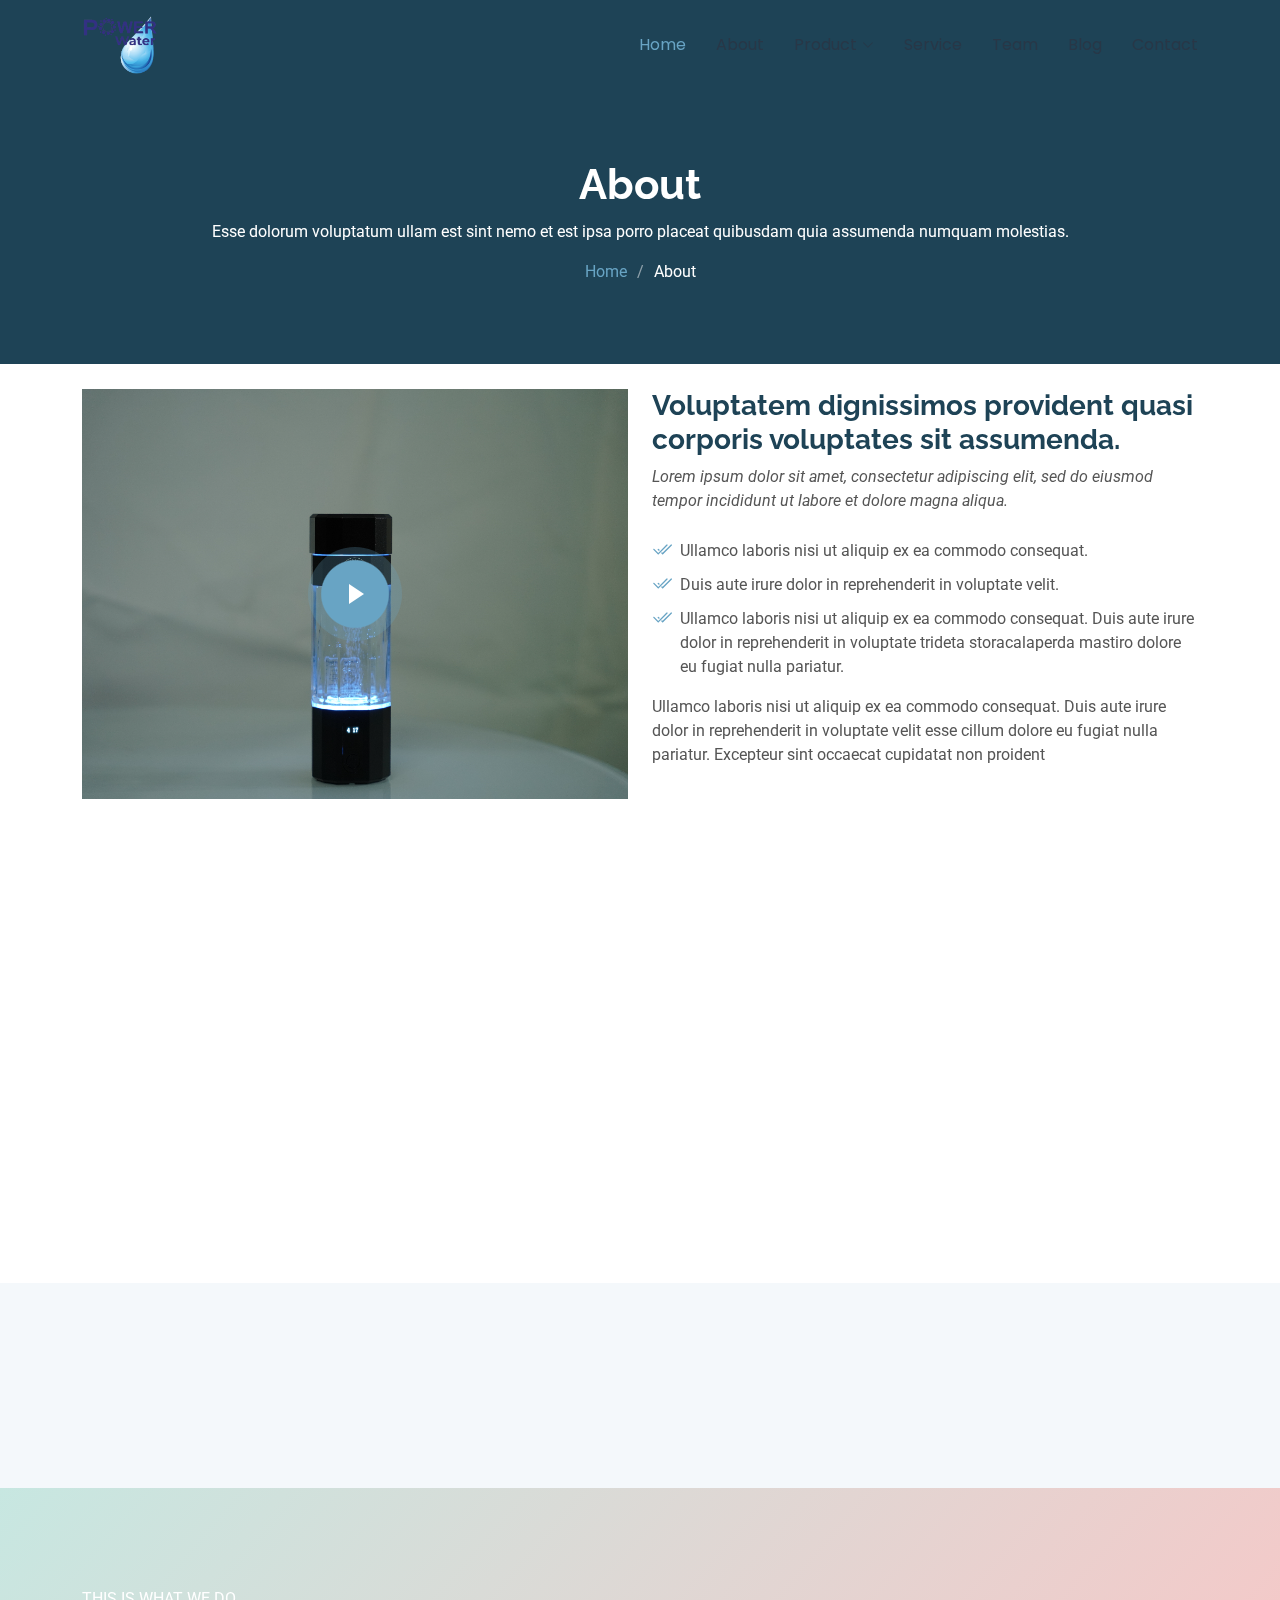
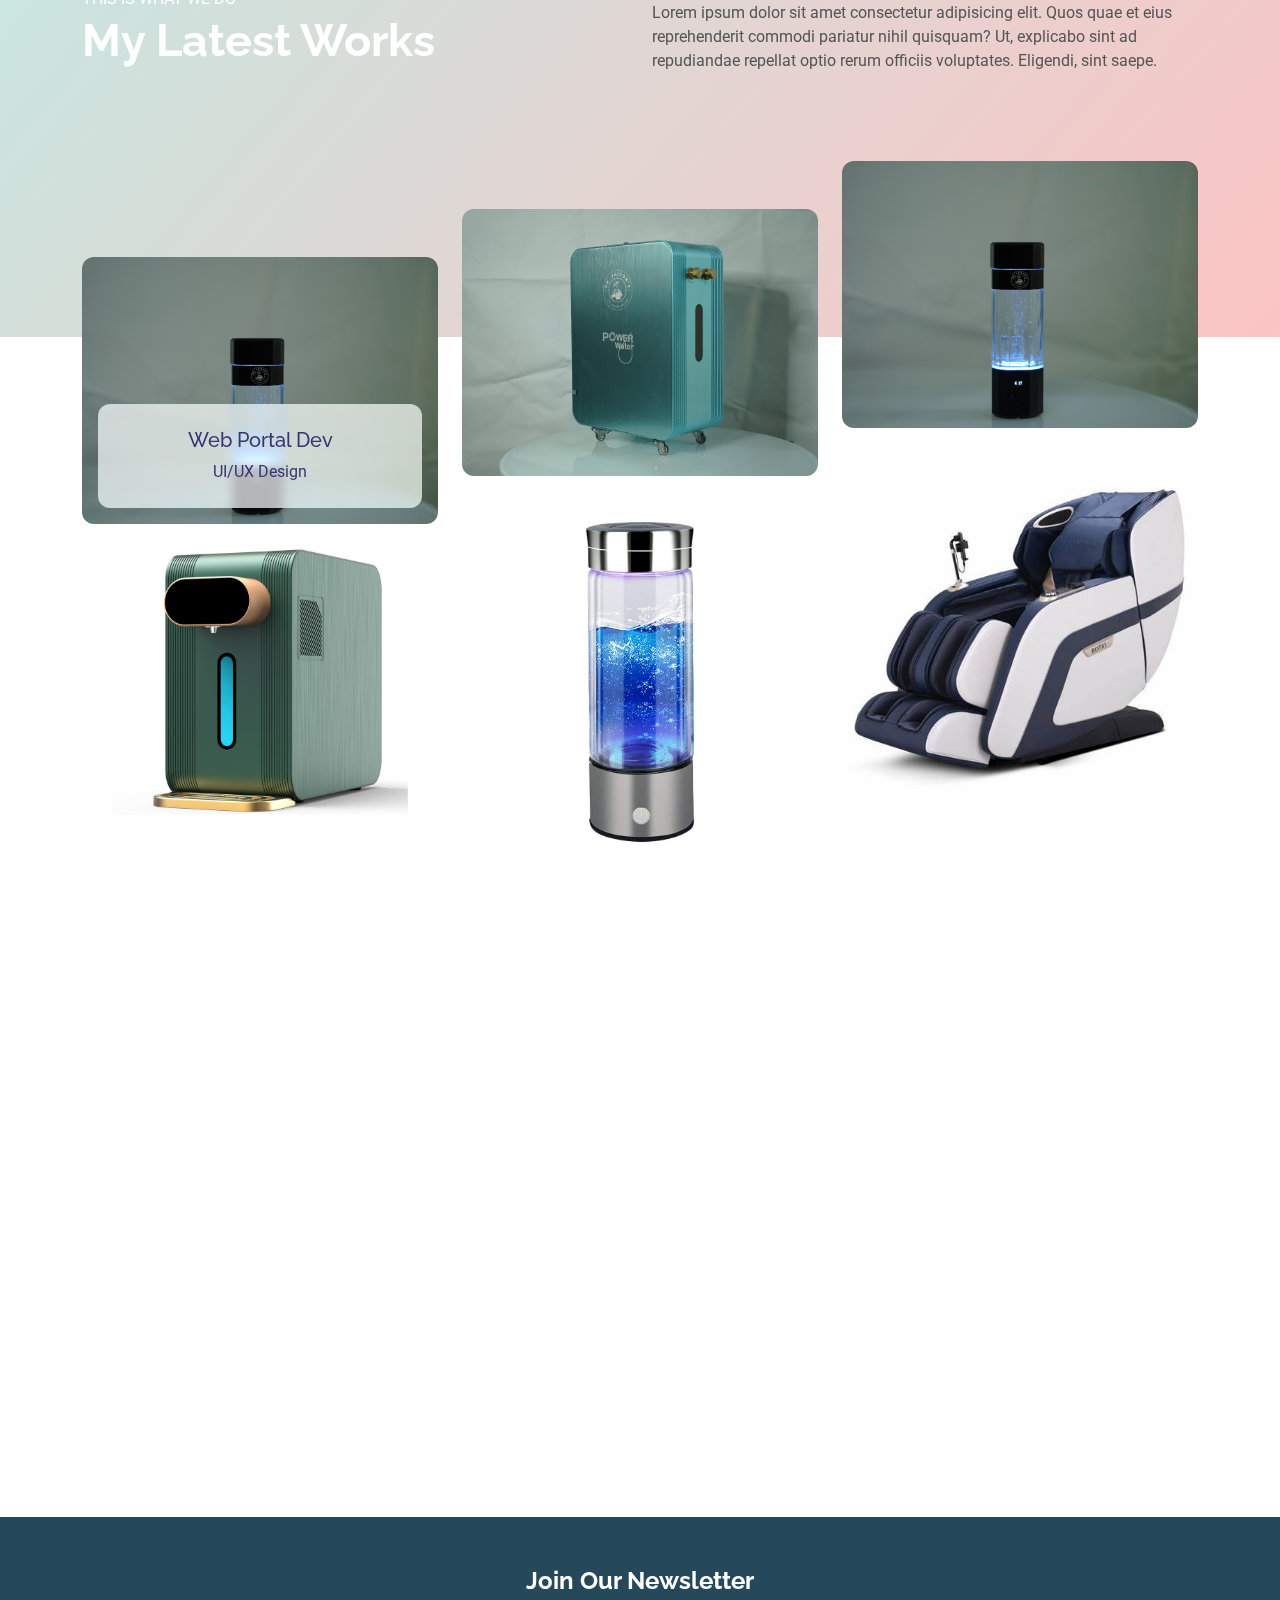
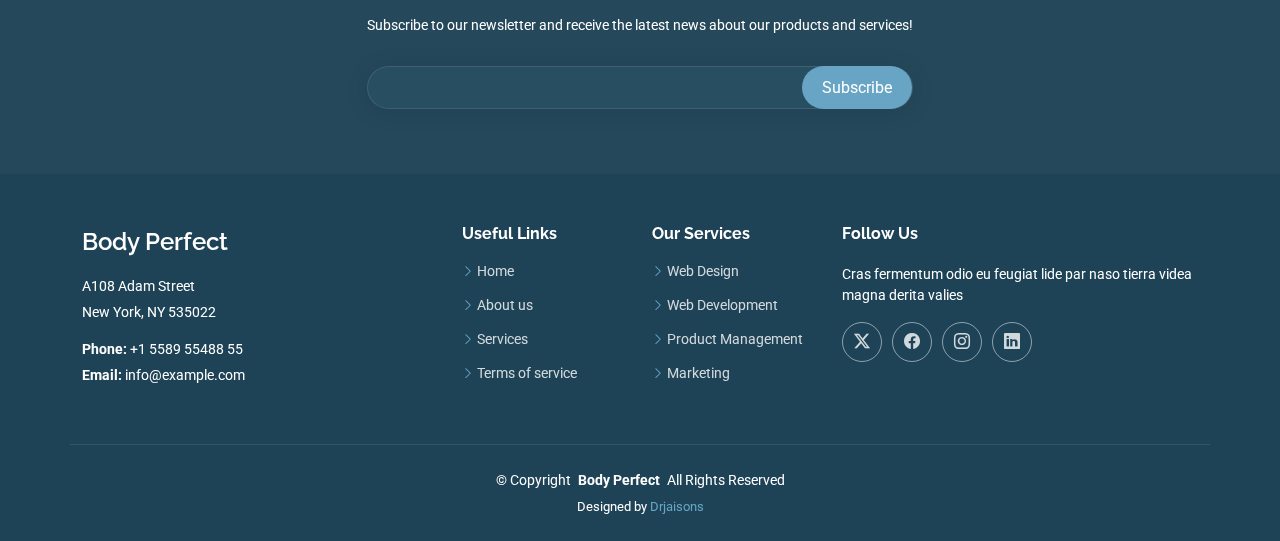
<file: about.html>
<!DOCTYPE html>
<html lang="en">

<head>
  <meta charset="utf-8">
  <meta content="width=device-width, initial-scale=1.0" name="viewport">
  <title>Power Water</title>
  <meta name="description" content="">
  <meta name="keywords" content="">

  <!-- Favicons -->
  <link href="./assets/img/Dr  Jaisons BRO (1)-03.png" rel="icon">
  <link href="./assets/img/Dr  Jaisons BRO (1)-03.png" rel="apple-touch-icon">

  <!-- Fonts -->
  <link href="https://fonts.googleapis.com" rel="preconnect">
  <link href="https://fonts.gstatic.com" rel="preconnect" crossorigin>
  <link href="https://fonts.googleapis.com/css2?family=Roboto:ital,wght@0,100;0,300;0,400;0,500;0,700;0,900;1,100;1,300;1,400;1,500;1,700;1,900&family=Poppins:ital,wght@0,100;0,200;0,300;0,400;0,500;0,600;0,700;0,800;0,900;1,100;1,200;1,300;1,400;1,500;1,600;1,700;1,800;1,900&family=Raleway:ital,wght@0,100;0,200;0,300;0,400;0,500;0,600;0,700;0,800;0,900;1,100;1,200;1,300;1,400;1,500;1,600;1,700;1,800;1,900&display=swap" rel="stylesheet">

  <!-- Vendor CSS Files -->
  <link href="assets/vendor/bootstrap/css/bootstrap.min.css" rel="stylesheet">
  <link href="assets/vendor/bootstrap-icons/bootstrap-icons.css" rel="stylesheet">
  <link href="assets/vendor/aos/aos.css" rel="stylesheet">
  <link href="assets/vendor/glightbox/css/glightbox.min.css" rel="stylesheet">
  <link href="assets/vendor/swiper/swiper-bundle.min.css" rel="stylesheet">

  <!-- Main CSS File -->
  <link href="assets/css/main.css" rel="stylesheet">

  <!-- =======================================================
  * Template Name: Body Perfect
  * Template URL: https://bodyperfect.ae/free-bootstrap-template-corporate-moderna/
  * Updated: Aug 07 2024 with Bootstrap v5.3.3
  * Author: BodyPerfect.ae
  * License: https://bodyperfect.ae/license/
  ======================================================== -->
  <style>
    .navmenu a{
      color: #283747;
    }
    .ezy__portfolio4 {
  /* Bootstrap variables */
  --bs-body-color: #373572;
  --bs-body-bg: rgb(255, 255, 255);

  /* Easy Frontend variables */
  --ezy-theme-color: rgb(13, 110, 253);
  --ezy-theme-color-rgb: 13, 110, 253;
  --ezy-popup-bg-rgb: 255, 255, 255;

  background-color: var(--bs-body-bg);
  overflow: hidden;
  padding: 0 0 60px 0;
}

@media (min-width: 768px) {
  .ezy__portfolio4 {
    padding: 0 0 100px 0;
  }
}

/* Gray Block Style */
.gray .ezy__portfolio4,
.ezy__portfolio4.gray {
  /* Bootstrap variables */
  --bs-body-bg: rgb(246, 246, 246);

  /* Easy Frontend variables */
  --ezy-popup-bg-rgb: 246, 246, 246;
}

/* Dark Gray Block Style */
.dark-gray .ezy__portfolio4,
.ezy__portfolio4.dark-gray {
  /* Bootstrap variables */
  --bs-body-color: #ffffff;
  --bs-body-bg: rgb(30, 39, 53);

  /* Easy Frontend variables */
  --ezy-popup-bg-rgb: 30, 39, 53;
}

/* Dark Block Style */
.dark .ezy__portfolio4,
.ezy__portfolio4.dark {
  /* Bootstrap variables */
  --bs-body-color: #ffffff;
  --bs-body-bg: rgb(11, 23, 39);

  /* Easy Frontend variables */
  --ezy-popup-bg-rgb: 11, 23, 39;
}

.ezy__portfolio4-heading {
  font-weight: bold;
  font-size: 25px;
  line-height: 25px;
  color: #ffffff;
}

@media (min-width: 768px) {
  .ezy__portfolio4-heading {
    font-size: 45px;
    line-height: 45px;
  }
}

.ezy__portfolio4-sub-heading {
  font-size: 16px;
  line-height: 22px;
  color: #ffffff;
}

.ezy__portfolio4-bg {
  background: #fcc4c4;
  background: -webkit-linear-gradient(131deg, #c7e7e1, #fcc4c4);
  background: linear-gradient(131deg, #c7e7e1, #fcc4c4);
  padding: 60px 0 210px 0;
}

@media (min-width: 768px) {
  .ezy__portfolio4-bg {
    padding: 100px 0 250px 0;
  }
}

.ezy__portfolio4-items {
  margin-top: -200px;
}

.ezy__portfolio4-item {
  border-radius: 12px;
  overflow: hidden;
}

.ezy__portfolio4-content {
  position: absolute;
  left: 16px;
  right: 16px;
  bottom: 16px;
  border-radius: 12px;
  background-color: rgba(var(--ezy-popup-bg-rgb), 0.7);
  backdrop-filter: blur(4px) saturate(200%);
  transform: translateY(20px);
  opacity: 0;
  transition: all 0.25s ease-in-out;
}

.ezy__portfolio4-content * {
  color: var(--bs-body-color);
}

.ezy__portfolio4-item:hover .ezy__portfolio4-content,
.ezy__portfolio4-item.active .ezy__portfolio4-content {
  transform: translateY(0);
  opacity: 1;
}

.ezy__portfolio4-btn-filter {
  padding: 7px 20px;
  border-color: #ffffff;
  color: #ffffff;
}

.ezy__portfolio4-btn-filter:hover,
.ezy__portfolio4-btn-filter.active {
  border-color: #ffffff;
  background-color: #ffffff;
  color: #000;
}
/* General mobile dropdown styling */
@media (max-width: 992px) {
  .navmenu {
    position: relative; /* Ensures the dropdown doesn't overflow */
    z-index: 9999; /* Elevates the menu */
  }

  /* Ensure the dropdown arrow is on the right side */
  .navmenu .dropdown > a {
    display: flex;
    justify-content: space-between;
    align-items: center;
    padding-right: 15px;
  }

  .navmenu .dropdown > a i {
    margin-left: auto;
  }

  /* Make sure dropdown is visible and properly positioned */
  .navmenu .dropdown-menu {
    display: none; /* Initially hidden */
    position: relative; /* Ensure the dropdown stays within its container */
    z-index: 9999;
    background-color: #fff;
    padding-left: 15px;
  }

  /* Show dropdown on click */
  .navmenu .dropdown.show .dropdown-menu {
    display: block; /* Show when active */
  }

  /* Additional dropdown items should not overflow */
  .navmenu .dropdown .dropdown-menu a {
    padding-left: 15px;
  }

  /* Rotate the arrow icon when dropdown is opened */
  .dropdown.show > a i.toggle-dropdown {
    transform: rotate(180deg);
    transition: transform 0.3s ease-in-out;
  }

  /* To make sure the menu doesn't jump below other sections */
  .header {
    position: relative;
    z-index: 1000; /* Slightly lower than the dropdown */
  }
}
.mobile-nav-toggle {
  color: black;
}
  </style>
</head>

<body class="about-page">

  <header id="header" class="header d-flex align-items-center fixed-top">
    <div class="container-fluid container-xl position-relative d-flex align-items-center justify-content-between">
      <a href="index.html" class="logo d-flex align-items-center">
        <img src="./assets/img/logo.png" alt="Logo">
      </a>
      <nav id="navmenu" class="navmenu">
        <ul>
          <li><a href="index.html" class="active">Home</a></li>
          <li><a href="about.html">About</a></li>
          <li class="dropdown">
            <a href="#">
              <span>Product</span>
              <i class="bi bi-chevron-down toggle-dropdown"></i>
            </a>
            <ul>
              <li><a href="./hydrogenwater.html">Hydrogen Water</a></li>
              <li><a href="./hydrogenbath.html">Hydrogen Bath</a></li>
              <li><a href="./hydrogenbreath.html">Hydrogen Breath</a></li>
            </ul>
          </li>
          <li><a href="portfolio.html">Service</a></li>
          <li><a href="team.html">Team</a></li>
          <li><a href="blog.html">Blog</a></li>
          <li><a href="contact.html">Contact</a></li>
        </ul>
        <i class="mobile-nav-toggle d-xl-none bi bi-list"></i>
      </nav>
    </div>
  </header>
  

  <main class="main">

    <!-- Page Title -->
    <div class="page-title dark-background">
      <div class="container position-relative">
        <h1>About</h1>
        <p>Esse dolorum voluptatum ullam est sint nemo et est ipsa porro placeat quibusdam quia assumenda numquam molestias.</p>
        <nav class="breadcrumbs">
          <ol>
            <li><a href="index.html">Home</a></li>
            <li class="current">About</li>
          </ol>
        </nav>
      </div>
    </div><!-- End Page Title -->

    <!-- About Section -->
    <section id="about" class="about section">

      <div class="container">

        <div class="row gy-4">
          <div class="col-lg-6 position-relative align-self-start" data-aos="fade-up" data-aos-delay="100">
            <img src="assets/img/about.jpg" class="img-fluid" alt="">
            <a href="https://www.youtube.com/watch?v=Y7f98aduVJ8" class="glightbox pulsating-play-btn"></a>
          </div>
          <div class="col-lg-6 content" data-aos="fade-up" data-aos-delay="200">
            <h3>Voluptatem dignissimos provident quasi corporis voluptates sit assumenda.</h3>
            <p class="fst-italic">
              Lorem ipsum dolor sit amet, consectetur adipiscing elit, sed do eiusmod tempor incididunt ut labore et dolore
              magna aliqua.
            </p>
            <ul>
              <li><i class="bi bi-check2-all"></i> <span>Ullamco laboris nisi ut aliquip ex ea commodo consequat.</span></li>
              <li><i class="bi bi-check2-all"></i> <span>Duis aute irure dolor in reprehenderit in voluptate velit.</span></li>
              <li><i class="bi bi-check2-all"></i> <span>Ullamco laboris nisi ut aliquip ex ea commodo consequat. Duis aute irure dolor in reprehenderit in voluptate trideta storacalaperda mastiro dolore eu fugiat nulla pariatur.</span></li>
            </ul>
            <p>
              Ullamco laboris nisi ut aliquip ex ea commodo consequat. Duis aute irure dolor in reprehenderit in voluptate
              velit esse cillum dolore eu fugiat nulla pariatur. Excepteur sint occaecat cupidatat non proident
            </p>
          </div>
        </div>

      </div>

    </section><!-- /About Section -->

    <section id="about" class="about section">

      <div class="container">

        <div class="row gy-4">
          <div class="col-lg-6 content" data-aos="fade-up" data-aos-delay="200">
            <h3>Voluptatem dignissimos provident quasi corporis voluptates sit assumenda.</h3>
            <p class="fst-italic">
              Lorem ipsum dolor sit amet, consectetur adipiscing elit, sed do eiusmod tempor incididunt ut labore et dolore
              magna aliqua.
            </p>
            <ul>
              <li><i class="bi bi-check2-all"></i> <span>Ullamco laboris nisi ut aliquip ex ea commodo consequat.</span></li>
              <li><i class="bi bi-check2-all"></i> <span>Duis aute irure dolor in reprehenderit in voluptate velit.</span></li>
              <li><i class="bi bi-check2-all"></i> <span>Ullamco laboris nisi ut aliquip ex ea commodo consequat. Duis aute irure dolor in reprehenderit in voluptate trideta storacalaperda mastiro dolore eu fugiat nulla pariatur.</span></li>
            </ul>
            <p>
              Ullamco laboris nisi ut aliquip ex ea commodo consequat. Duis aute irure dolor in reprehenderit in voluptate
              velit esse cillum dolore eu fugiat nulla pariatur. Excepteur sint occaecat cupidatat non proident
            </p>
          </div>
          <div class="col-lg-6 position-relative align-self-start" data-aos="fade-up" data-aos-delay="100">
            <img src="./assets/img/machine.jpg" class="img-fluid" alt="">
            <a href="https://www.youtube.com/watch?v=Y7f98aduVJ8" class="glightbox pulsating-play-btn"></a>
          </div>
        </div>

      </div>

    </section>

    <!-- Stats Section -->
    <section id="stats" class="stats section light-background">

      <div class="container" data-aos="fade-up" data-aos-delay="100">

        <div class="row gy-4">

          <div class="col-lg-3 col-md-6">
            <div class="stats-item text-center w-100 h-100">
              <span data-purecounter-start="0" data-purecounter-end="232" data-purecounter-duration="1" class="purecounter"></span>
              <p>Clients</p>
            </div>
          </div><!-- End Stats Item -->

          <div class="col-lg-3 col-md-6">
            <div class="stats-item text-center w-100 h-100">
              <span data-purecounter-start="0" data-purecounter-end="521" data-purecounter-duration="1" class="purecounter"></span>
              <p>Projects</p>
            </div>
          </div><!-- End Stats Item -->

          <div class="col-lg-3 col-md-6">
            <div class="stats-item text-center w-100 h-100">
              <span data-purecounter-start="0" data-purecounter-end="1453" data-purecounter-duration="1" class="purecounter"></span>
              <p>Hours Of Support</p>
            </div>
          </div><!-- End Stats Item -->

          <div class="col-lg-3 col-md-6">
            <div class="stats-item text-center w-100 h-100">
              <span data-purecounter-start="0" data-purecounter-end="32" data-purecounter-duration="1" class="purecounter"></span>
              <p>Workers</p>
            </div>
          </div><!-- End Stats Item -->

        </div>

      </div>

    </section><!-- /Stats Section -->

    <!-- Clients Section -->
    <!-- /Clients Section -->

    <!-- Skills Section -->
    <section class="ezy__portfolio4 light">
      <div class="ezy__portfolio4-bg">
        <div class="container">
          <div class="row align-items-center">
            <div class="col-lg-6 text-center text-lg-start">
              <p class="ezy__portfolio4-sub-heading mb-2">THIS IS WHAT WE DO</p>
              <h2 class="ezy__portfolio4-heading mb-4">My Latest Works</h2>
            </div>
            <div class="col-lg-6 text-center text-lg-end mt-4 mt-lg-0">
              <p class="mb-0" style="text-align:left;">Lorem ipsum dolor sit amet consectetur adipisicing elit. Quos quae et eius reprehenderit commodi pariatur nihil quisquam? Ut, explicabo sint ad repudiandae repellat optio rerum officiis voluptates. Eligendi, sint saepe.</p>
            </div>
          </div>
        </div>
      </div>
      <div class="container ezy__portfolio4-items">
        <div class="row">
          <div class="col-md-4 mt-md-4 mt-lg-5 pt-md-4 pt-lg-5">
            <div class="ezy__portfolio4-item active position-relative mt-4">
              <img
                src="./assets/img/about.jpg"
                alt=""
                class="img-fluid w-100"
              />
              <div class="ezy__portfolio4-content text-center p-4">
                <h5>Web Portal Dev</h5>
                <p class="mb-0">UI/UX Design</p>
              </div>
            </div>
            <div class="ezy__portfolio4-item position-relative mt-4">
              <img
                src="./assets/img/machine.jpg"
                alt=""
                class="img-fluid w-100"
              />
              <div class="ezy__portfolio4-content text-center p-4">
                <h5>Marketing</h5>
                <p class="mb-0">Digital Marketing</p>
              </div>
            </div>
          </div>
          <div class="col-md-4 mt-md-4 mt-lg-5">
            <div class="ezy__portfolio4-item position-relative mt-4">
              <img
                src="./assets/img/breath.jpg"
                alt=""
                class="img-fluid w-100"
              />
              <div class="ezy__portfolio4-content text-center p-4">
                <h5>Designing</h5>
                <p class="mb-0">Product Design</p>
              </div>
            </div>
            <div class="ezy__portfolio4-item position-relative mt-4">
              <img
                src="./assets/img/water4.jpg"
                alt=""
                class="img-fluid w-100"
              />
              <div class="ezy__portfolio4-content text-center p-4">
                <h5>Management</h5>
                <p class="mb-0">Project Manager</p>
              </div>
            </div>
          </div>
          <div class="col-md-4">
            <div class="ezy__portfolio4-item position-relative mt-4">
              <img
                src="assets/img/about.jpg"
                alt=""
                class="img-fluid w-100"
              />
              <div class="ezy__portfolio4-content text-center p-4">
                <h5>Web Portal Dev</h5>
                <p class="mb-0">UI/UX Design</p>
              </div>
            </div>
            <div class="ezy__portfolio4-item position-relative mt-4">
              <img
                src="./assets/img/OIP.jpeg"
                alt=""
                class="img-fluid w-100"
              />
              <div class="ezy__portfolio4-content text-center p-4">
                <h5>Photography</h5>
                <p class="mb-0">Cinematography</p>
              </div>
            </div>
          </div>
        </div>
      </div>
    </section>

    <!-- Testimonials Section -->
    <section id="testimonials" class="testimonials section">

      <!-- Section Title -->
      <div class="container section-title" data-aos="fade-up">
        <h2>Testimonials</h2>
        <p>Necessitatibus eius consequatur ex aliquid fuga eum quidem sint consectetur velit</p>
      </div><!-- End Section Title -->

      <div class="container" data-aos="fade-up" data-aos-delay="100">

        <div class="swiper init-swiper">
          <script type="application/json" class="swiper-config">
            {
              "loop": true,
              "speed": 600,
              "autoplay": {
                "delay": 5000
              },
              "slidesPerView": "auto",
              "pagination": {
                "el": ".swiper-pagination",
                "type": "bullets",
                "clickable": true
              }
            }
          </script>
          <div class="swiper-wrapper">

            <div class="swiper-slide">
              <div class="testimonial-item">
                <img src="assets/img/testimonials/testimonials-1.jpg" class="testimonial-img" alt="">
                <h3>Saul Goodman</h3>
                <h4>Ceo &amp; Founder</h4>
                <div class="stars">
                  <i class="bi bi-star-fill"></i><i class="bi bi-star-fill"></i><i class="bi bi-star-fill"></i><i class="bi bi-star-fill"></i><i class="bi bi-star-fill"></i>
                </div>
                <p>
                  <i class="bi bi-quote quote-icon-left"></i>
                  <span>Proin iaculis purus consequat sem cure digni ssim donec porttitora entum suscipit rhoncus. Accusantium quam, ultricies eget id, aliquam eget nibh et. Maecen aliquam, risus at semper.</span>
                  <i class="bi bi-quote quote-icon-right"></i>
                </p>
              </div>
            </div><!-- End testimonial item -->

            <div class="swiper-slide">
              <div class="testimonial-item">
                <img src="assets/img/testimonials/testimonials-2.jpg" class="testimonial-img" alt="">
                <h3>Sara Wilsson</h3>
                <h4>Designer</h4>
                <div class="stars">
                  <i class="bi bi-star-fill"></i><i class="bi bi-star-fill"></i><i class="bi bi-star-fill"></i><i class="bi bi-star-fill"></i><i class="bi bi-star-fill"></i>
                </div>
                <p>
                  <i class="bi bi-quote quote-icon-left"></i>
                  <span>Export tempor illum tamen malis malis eram quae irure esse labore quem cillum quid cillum eram malis quorum velit fore eram velit sunt aliqua noster fugiat irure amet legam anim culpa.</span>
                  <i class="bi bi-quote quote-icon-right"></i>
                </p>
              </div>
            </div><!-- End testimonial item -->

            <div class="swiper-slide">
              <div class="testimonial-item">
                <img src="assets/img/testimonials/testimonials-3.jpg" class="testimonial-img" alt="">
                <h3>Jena Karlis</h3>
                <h4>Store Owner</h4>
                <div class="stars">
                  <i class="bi bi-star-fill"></i><i class="bi bi-star-fill"></i><i class="bi bi-star-fill"></i><i class="bi bi-star-fill"></i><i class="bi bi-star-fill"></i>
                </div>
                <p>
                  <i class="bi bi-quote quote-icon-left"></i>
                  <span>Enim nisi quem export duis labore cillum quae magna enim sint quorum nulla quem veniam duis minim tempor labore quem eram duis noster aute amet eram fore quis sint minim.</span>
                  <i class="bi bi-quote quote-icon-right"></i>
                </p>
              </div>
            </div><!-- End testimonial item -->

            <div class="swiper-slide">
              <div class="testimonial-item">
                <img src="assets/img/testimonials/testimonials-4.jpg" class="testimonial-img" alt="">
                <h3>Matt Brandon</h3>
                <h4>Freelancer</h4>
                <div class="stars">
                  <i class="bi bi-star-fill"></i><i class="bi bi-star-fill"></i><i class="bi bi-star-fill"></i><i class="bi bi-star-fill"></i><i class="bi bi-star-fill"></i>
                </div>
                <p>
                  <i class="bi bi-quote quote-icon-left"></i>
                  <span>Fugiat enim eram quae cillum dolore dolor amet nulla culpa multos export minim fugiat minim velit minim dolor enim duis veniam ipsum anim magna sunt elit fore quem dolore labore illum veniam.</span>
                  <i class="bi bi-quote quote-icon-right"></i>
                </p>
              </div>
            </div><!-- End testimonial item -->

            <div class="swiper-slide">
              <div class="testimonial-item">
                <img src="assets/img/testimonials/testimonials-5.jpg" class="testimonial-img" alt="">
                <h3>John Larson</h3>
                <h4>Entrepreneur</h4>
                <div class="stars">
                  <i class="bi bi-star-fill"></i><i class="bi bi-star-fill"></i><i class="bi bi-star-fill"></i><i class="bi bi-star-fill"></i><i class="bi bi-star-fill"></i>
                </div>
                <p>
                  <i class="bi bi-quote quote-icon-left"></i>
                  <span>Quis quorum aliqua sint quem legam fore sunt eram irure aliqua veniam tempor noster veniam enim culpa labore duis sunt culpa nulla illum cillum fugiat legam esse veniam culpa fore nisi cillum quid.</span>
                  <i class="bi bi-quote quote-icon-right"></i>
                </p>
              </div>
            </div><!-- End testimonial item -->

          </div>
          <div class="swiper-pagination"></div>
        </div>

      </div>

    </section><!-- /Testimonials Section -->

  </main>

  <footer id="footer" class="footer dark-background">

    <div class="footer-newsletter">
      <div class="container">
        <div class="row justify-content-center text-center">
          <div class="col-lg-6">
            <h4>Join Our Newsletter</h4>
            <p>Subscribe to our newsletter and receive the latest news about our products and services!</p>
            <form action="forms/newsletter.php" method="post" class="php-email-form">
              <div class="newsletter-form"><input type="email" name="email"><input type="submit" value="Subscribe"></div>
              <div class="loading">Loading</div>
              <div class="error-message"></div>
              <div class="sent-message">Your subscription request has been sent. Thank you!</div>
            </form>
          </div>
        </div>
      </div>
    </div>

    <div class="container footer-top">
      <div class="row gy-4">
        <div class="col-lg-4 col-md-6 footer-about">
          <a href="index.html" class="d-flex align-items-center">
            <span class="sitename">Body Perfect</span>
          </a>
          <div class="footer-contact pt-3">
            <p>A108 Adam Street</p>
            <p>New York, NY 535022</p>
            <p class="mt-3"><strong>Phone:</strong> <span>+1 5589 55488 55</span></p>
            <p><strong>Email:</strong> <span>info@example.com</span></p>
          </div>
        </div>

        <div class="col-lg-2 col-md-3 footer-links">
          <h4>Useful Links</h4>
          <ul>
            <li><i class="bi bi-chevron-right"></i> <a href="#">Home</a></li>
            <li><i class="bi bi-chevron-right"></i> <a href="#">About us</a></li>
            <li><i class="bi bi-chevron-right"></i> <a href="#">Services</a></li>
            <li><i class="bi bi-chevron-right"></i> <a href="#">Terms of service</a></li>
          </ul>
        </div>

        <div class="col-lg-2 col-md-3 footer-links">
          <h4>Our Services</h4>
          <ul>
            <li><i class="bi bi-chevron-right"></i> <a href="#">Web Design</a></li>
            <li><i class="bi bi-chevron-right"></i> <a href="#">Web Development</a></li>
            <li><i class="bi bi-chevron-right"></i> <a href="#">Product Management</a></li>
            <li><i class="bi bi-chevron-right"></i> <a href="#">Marketing</a></li>
          </ul>
        </div>

        <div class="col-lg-4 col-md-12">
          <h4>Follow Us</h4>
          <p>Cras fermentum odio eu feugiat lide par naso tierra videa magna derita valies</p>
          <div class="social-links d-flex">
            <a href=""><i class="bi bi-twitter-x"></i></a>
            <a href=""><i class="bi bi-facebook"></i></a>
            <a href=""><i class="bi bi-instagram"></i></a>
            <a href=""><i class="bi bi-linkedin"></i></a>
          </div>
        </div>

      </div>
    </div>

    <div class="container copyright text-center mt-4">
      <p>© <span>Copyright</span> <strong class="px-1 sitename">Body Perfect</strong> <span>All Rights Reserved</span></p>
      <div class="credits">
        <!-- All the links in the footer should remain intact. -->
        <!-- You can delete the links only if you've purchased the pro version. -->
        <!-- Licensing information: https://bodyperfect.ae/license/ -->
        <!-- Purchase the pro version with working PHP/AJAX contact form: [buy-url] -->
        Designed by <a href="https://bodyperfect.ae/">Drjaisons</a>
      </div>
    </div>

  </footer>

  <!-- Scroll Top -->
  <a href="#" id="scroll-top" class="scroll-top d-flex align-items-center justify-content-center"><i class="bi bi-arrow-up-short"></i></a>

  <!-- Preloader -->
  <div id="preloader"></div>

  <!-- Vendor JS Files -->
  <script src="assets/vendor/bootstrap/js/bootstrap.bundle.min.js"></script>
  <script src="assets/vendor/php-email-form/validate.js"></script>
  <script src="assets/vendor/aos/aos.js"></script>
  <script src="assets/vendor/glightbox/js/glightbox.min.js"></script>
  <script src="assets/vendor/purecounter/purecounter_vanilla.js"></script>
  <script src="assets/vendor/swiper/swiper-bundle.min.js"></script>
  <script src="assets/vendor/waypoints/noframework.waypoints.js"></script>
  <script src="assets/vendor/imagesloaded/imagesloaded.pkgd.min.js"></script>
  <script src="assets/vendor/isotope-layout/isotope.pkgd.min.js"></script>

  <!-- Main JS File -->
  <script src="assets/js/main.js"></script>
  <script>
    document.addEventListener('DOMContentLoaded', function () {
  var dropdowns = document.querySelectorAll('.dropdown-toggle');
  
  dropdowns.forEach(function (dropdown) {
    dropdown.addEventListener('click', function () {
      var dropdownMenu = this.nextElementSibling;

      // Toggle dropdown visibility
      dropdownMenu.classList.toggle('show');
    });
  });
});
  </script>

</body>

</html>
</file>
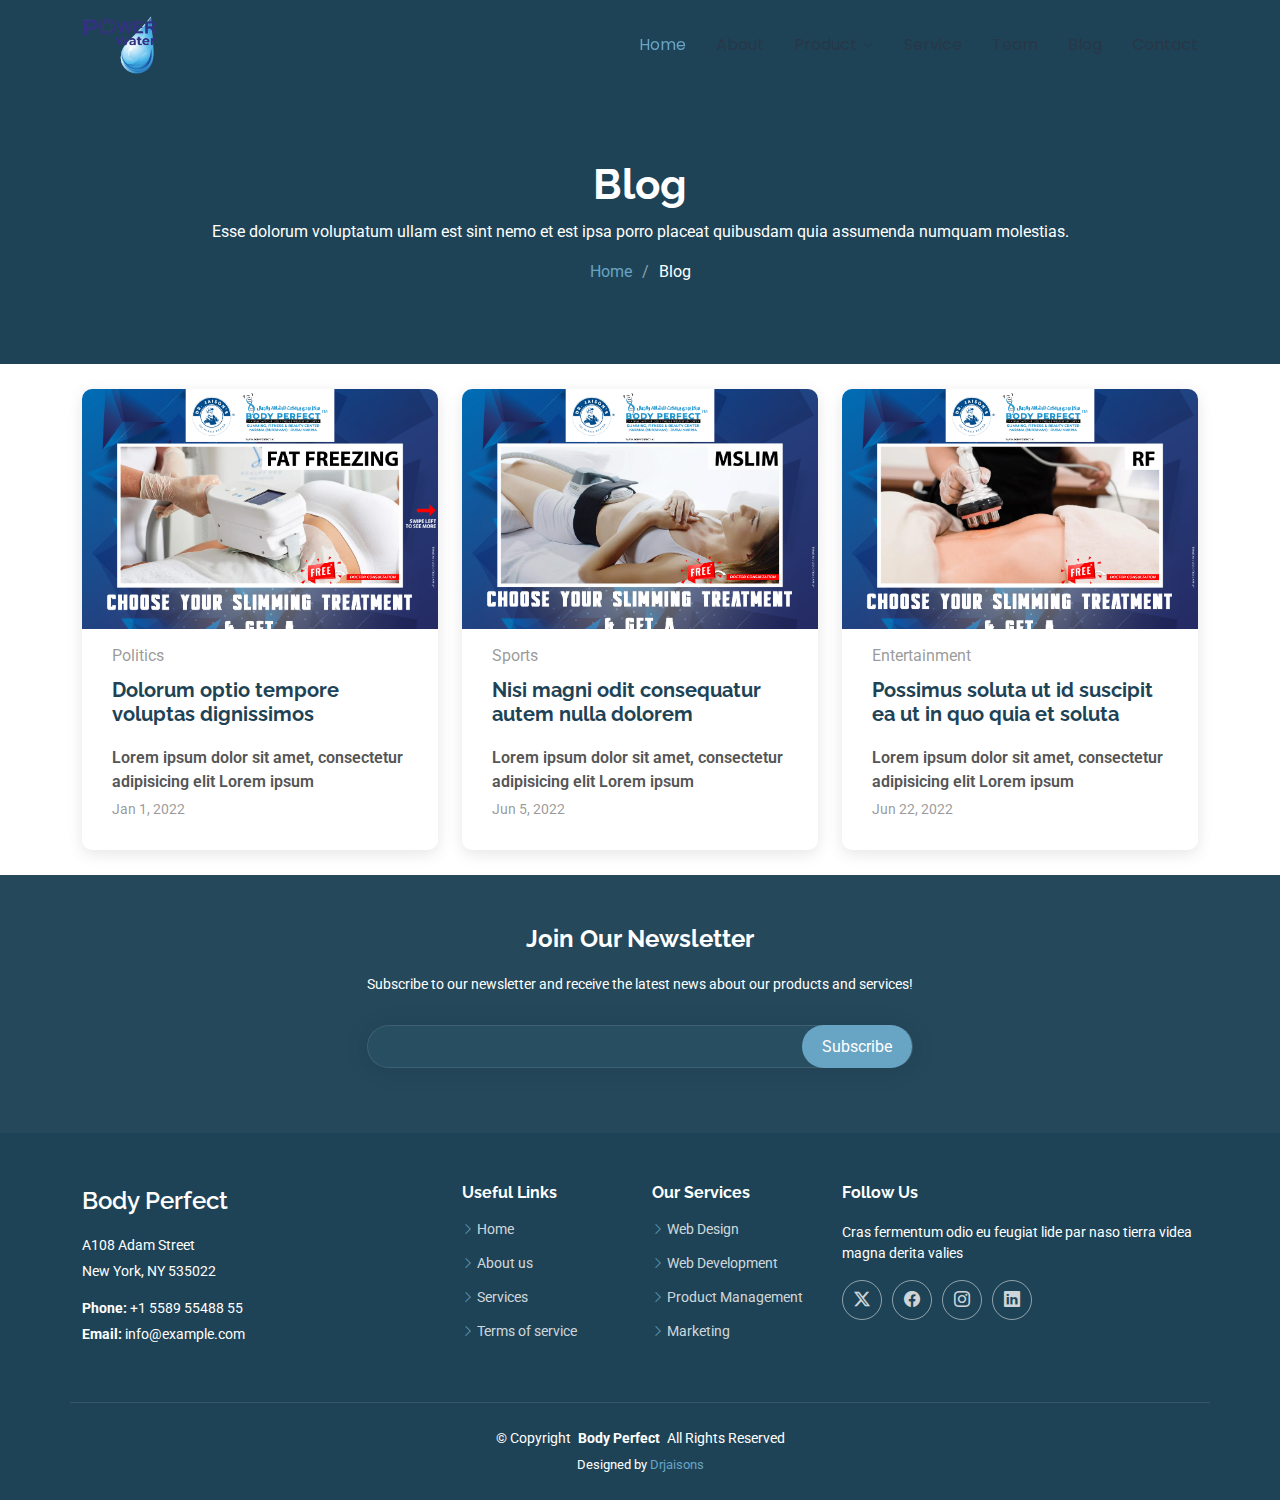
<file: blog.html>
<!DOCTYPE html>
<html lang="en">

<head>
  <meta charset="utf-8">
  <meta content="width=device-width, initial-scale=1.0" name="viewport">
  <title>Blog - Body Perfect Bootstrap Template</title>
  <meta name="description" content="">
  <meta name="keywords" content="">

  <!-- Favicons -->
  <link href="./assets/img/Dr  Jaisons BRO (1)-03.png" rel="icon">
  <link href="./assets/img/Dr  Jaisons BRO (1)-03.png" rel="apple-touch-icon">

  <!-- Fonts -->
  <link href="https://fonts.googleapis.com" rel="preconnect">
  <link href="https://fonts.gstatic.com" rel="preconnect" crossorigin>
  <link href="https://fonts.googleapis.com/css2?family=Roboto:ital,wght@0,100;0,300;0,400;0,500;0,700;0,900;1,100;1,300;1,400;1,500;1,700;1,900&family=Poppins:ital,wght@0,100;0,200;0,300;0,400;0,500;0,600;0,700;0,800;0,900;1,100;1,200;1,300;1,400;1,500;1,600;1,700;1,800;1,900&family=Raleway:ital,wght@0,100;0,200;0,300;0,400;0,500;0,600;0,700;0,800;0,900;1,100;1,200;1,300;1,400;1,500;1,600;1,700;1,800;1,900&display=swap" rel="stylesheet">

  <!-- Vendor CSS Files -->
  <link href="assets/vendor/bootstrap/css/bootstrap.min.css" rel="stylesheet">
  <link href="assets/vendor/bootstrap-icons/bootstrap-icons.css" rel="stylesheet">
  <link href="assets/vendor/aos/aos.css" rel="stylesheet">
  <link href="assets/vendor/glightbox/css/glightbox.min.css" rel="stylesheet">
  <link href="assets/vendor/swiper/swiper-bundle.min.css" rel="stylesheet">

  <!-- Main CSS File -->
  <link href="assets/css/main.css" rel="stylesheet">

  <!-- =======================================================
  * Template Name: Body Perfect
  * Template URL: https://bodyperfect.ae/free-bootstrap-template-corporate-moderna/
  * Updated: Aug 07 2024 with Bootstrap v5.3.3
  * Author: BodyPerfect.ae
  * License: https://bodyperfect.ae/license/
  ======================================================== -->
  <style>
     .navmenu a{
      color: #283747;
    }
    /* General mobile dropdown styling */
@media (max-width: 992px) {
  .navmenu {
    position: relative; /* Ensures the dropdown doesn't overflow */
    z-index: 9999; /* Elevates the menu */
  }

  /* Ensure the dropdown arrow is on the right side */
  .navmenu .dropdown > a {
    display: flex;
    justify-content: space-between;
    align-items: center;
    padding-right: 15px;
  }

  .navmenu .dropdown > a i {
    margin-left: auto;
  }

  /* Make sure dropdown is visible and properly positioned */
  .navmenu .dropdown-menu {
    display: none; /* Initially hidden */
    position: relative; /* Ensure the dropdown stays within its container */
    z-index: 9999;
    background-color: #fff;
    padding-left: 15px;
  }

  /* Show dropdown on click */
  .navmenu .dropdown.show .dropdown-menu {
    display: block; /* Show when active */
  }

  /* Additional dropdown items should not overflow */
  .navmenu .dropdown .dropdown-menu a {
    padding-left: 15px;
  }

  /* Rotate the arrow icon when dropdown is opened */
  .dropdown.show > a i.toggle-dropdown {
    transform: rotate(180deg);
    transition: transform 0.3s ease-in-out;
  }

  /* To make sure the menu doesn't jump below other sections */
  .header {
    position: relative;
    z-index: 1000; /* Slightly lower than the dropdown */
  }
}
.mobile-nav-toggle {
  color: black;
}

  </style>
</head>

<body class="blog-page">

  <header id="header" class="header d-flex align-items-center fixed-top">
    <div class="container-fluid container-xl position-relative d-flex align-items-center justify-content-between">
      <a href="index.html" class="logo d-flex align-items-center">
        <img src="./assets/img/logo.png" alt="Logo">
      </a>
      <nav id="navmenu" class="navmenu">
        <ul>
          <li><a href="index.html" class="active">Home</a></li>
          <li><a href="about.html">About</a></li>
          <li class="dropdown">
            <a href="#">
              <span>Product</span>
              <i class="bi bi-chevron-down toggle-dropdown"></i>
            </a>
            <ul>
              <li><a href="./hydrogenwater.html">Hydrogen Water</a></li>
              <li><a href="./hydrogenbath.html">Hydrogen Bath</a></li>
              <li><a href="./hydrogenbreath.html">Hydrogen Breath</a></li>
            </ul>
          </li>
          <li><a href="portfolio.html">Service</a></li>
          <li><a href="team.html">Team</a></li>
          <li><a href="blog.html">Blog</a></li>
          <li><a href="contact.html">Contact</a></li>
        </ul>
        <i class="mobile-nav-toggle d-xl-none bi bi-list"></i>
      </nav>
    </div>
  </header>
  

  <main class="main">

    <!-- Page Title -->
    <div class="page-title dark-background">
      <div class="container position-relative">
        <h1>Blog</h1>
        <p>Esse dolorum voluptatum ullam est sint nemo et est ipsa porro placeat quibusdam quia assumenda numquam molestias.</p>
        <nav class="breadcrumbs">
          <ol>
            <li><a href="index.html">Home</a></li>
            <li class="current">Blog</li>
          </ol>
        </nav>
      </div>
    </div><!-- End Page Title -->

    <!-- Blog Posts Section -->
    <section id="blog-posts" class="blog-posts section">

      <div class="container">
        <div class="row gy-4">

          <div class="col-lg-4">
            <article>

              <div class="post-img">
                <img src="./assets/img/C-06.jpg" alt="" class="img-fluid">
              </div>

              <p class="post-category">Politics</p>

              <h2 class="title">
                <a href="blog-details.html">Dolorum optio tempore voluptas dignissimos</a>
              </h2>

              <div class="d-flex align-items-center">
                <div class="post-meta">
                  <p class="post-author">Lorem ipsum dolor sit amet, consectetur adipisicing elit Lorem ipsum</p>
                  <p class="post-date">
                    <time datetime="2022-01-01">Jan 1, 2022</time>
                  </p>
                </div>
              </div>

            </article>
          </div><!-- End post list item -->

          <div class="col-lg-4">
            <article>

              <div class="post-img">
                <img src="./assets/img/C-07.jpg" alt="" class="img-fluid">
              </div>

              <p class="post-category">Sports</p>

              <h2 class="title">
                <a href="blog-details.html">Nisi magni odit consequatur autem nulla dolorem</a>
              </h2>

              <div class="d-flex align-items-center">
                <div class="post-meta">
                  <p class="post-author">Lorem ipsum dolor sit amet, consectetur adipisicing elit Lorem ipsum</p>
                  <p class="post-date">
                    <time datetime="2022-01-01">Jun 5, 2022</time>
                  </p>
                </div>
              </div>

            </article>
          </div><!-- End post list item -->

          <div class="col-lg-4">
            <article>

              <div class="post-img">
                <img src="./assets/img/C-08.jpg" alt="" class="img-fluid">
              </div>

              <p class="post-category">Entertainment</p>

              <h2 class="title">
                <a href="blog-details.html">Possimus soluta ut id suscipit ea ut in quo quia et soluta</a>
              </h2>

              <div class="d-flex align-items-center">
                <div class="post-meta">
                  <p class="post-author">Lorem ipsum dolor sit amet, consectetur adipisicing elit Lorem ipsum</p>
                  <p class="post-date">
                    <time datetime="2022-01-01">Jun 22, 2022</time>
                  </p>
                </div>
              </div>

            </article>
          </div><!-- End post list item -->

        </div>
      </div>

    </section><!-- /Blog Posts Section -->
  </main>

  <footer id="footer" class="footer dark-background">

    <div class="footer-newsletter">
      <div class="container">
        <div class="row justify-content-center text-center">
          <div class="col-lg-6">
            <h4>Join Our Newsletter</h4>
            <p>Subscribe to our newsletter and receive the latest news about our products and services!</p>
            <form action="forms/newsletter.php" method="post" class="php-email-form">
              <div class="newsletter-form"><input type="email" name="email"><input type="submit" value="Subscribe"></div>
              <div class="loading">Loading</div>
              <div class="error-message"></div>
              <div class="sent-message">Your subscription request has been sent. Thank you!</div>
            </form>
          </div>
        </div>
      </div>
    </div>

    <div class="container footer-top">
      <div class="row gy-4">
        <div class="col-lg-4 col-md-6 footer-about">
          <a href="index.html" class="d-flex align-items-center">
            <span class="sitename">Body Perfect</span>
          </a>
          <div class="footer-contact pt-3">
            <p>A108 Adam Street</p>
            <p>New York, NY 535022</p>
            <p class="mt-3"><strong>Phone:</strong> <span>+1 5589 55488 55</span></p>
            <p><strong>Email:</strong> <span>info@example.com</span></p>
          </div>
        </div>

        <div class="col-lg-2 col-md-3 footer-links">
          <h4>Useful Links</h4>
          <ul>
            <li><i class="bi bi-chevron-right"></i> <a href="#">Home</a></li>
            <li><i class="bi bi-chevron-right"></i> <a href="#">About us</a></li>
            <li><i class="bi bi-chevron-right"></i> <a href="#">Services</a></li>
            <li><i class="bi bi-chevron-right"></i> <a href="#">Terms of service</a></li>
          </ul>
        </div>

        <div class="col-lg-2 col-md-3 footer-links">
          <h4>Our Services</h4>
          <ul>
            <li><i class="bi bi-chevron-right"></i> <a href="#">Web Design</a></li>
            <li><i class="bi bi-chevron-right"></i> <a href="#">Web Development</a></li>
            <li><i class="bi bi-chevron-right"></i> <a href="#">Product Management</a></li>
            <li><i class="bi bi-chevron-right"></i> <a href="#">Marketing</a></li>
          </ul>
        </div>

        <div class="col-lg-4 col-md-12">
          <h4>Follow Us</h4>
          <p>Cras fermentum odio eu feugiat lide par naso tierra videa magna derita valies</p>
          <div class="social-links d-flex">
            <a href=""><i class="bi bi-twitter-x"></i></a>
            <a href=""><i class="bi bi-facebook"></i></a>
            <a href=""><i class="bi bi-instagram"></i></a>
            <a href=""><i class="bi bi-linkedin"></i></a>
          </div>
        </div>

      </div>
    </div>

    <div class="container copyright text-center mt-4">
      <p>© <span>Copyright</span> <strong class="px-1 sitename">Body Perfect</strong> <span>All Rights Reserved</span></p>
      <div class="credits">
        <!-- All the links in the footer should remain intact. -->
        <!-- You can delete the links only if you've purchased the pro version. -->
        <!-- Licensing information: https://bodyperfect.ae/license/ -->
        <!-- Purchase the pro version with working PHP/AJAX contact form: [buy-url] -->
        Designed by <a href="https://bodyperfect.ae/">Drjaisons</a>
      </div>
    </div>

  </footer>

  <!-- Scroll Top -->
  <a href="#" id="scroll-top" class="scroll-top d-flex align-items-center justify-content-center"><i class="bi bi-arrow-up-short"></i></a>

  <!-- Preloader -->
  <div id="preloader"></div>

  <!-- Vendor JS Files -->
  <script src="assets/vendor/bootstrap/js/bootstrap.bundle.min.js"></script>
  <script src="assets/vendor/php-email-form/validate.js"></script>
  <script src="assets/vendor/aos/aos.js"></script>
  <script src="assets/vendor/glightbox/js/glightbox.min.js"></script>
  <script src="assets/vendor/purecounter/purecounter_vanilla.js"></script>
  <script src="assets/vendor/swiper/swiper-bundle.min.js"></script>
  <script src="assets/vendor/waypoints/noframework.waypoints.js"></script>
  <script src="assets/vendor/imagesloaded/imagesloaded.pkgd.min.js"></script>
  <script src="assets/vendor/isotope-layout/isotope.pkgd.min.js"></script>

  <!-- Main JS File -->
  <script src="assets/js/main.js"></script>
  <script>
    document.addEventListener('DOMContentLoaded', function () {
  var dropdowns = document.querySelectorAll('.dropdown-toggle');
  
  dropdowns.forEach(function (dropdown) {
    dropdown.addEventListener('click', function () {
      var dropdownMenu = this.nextElementSibling;

      // Toggle dropdown visibility
      dropdownMenu.classList.toggle('show');
    });
  });
});
  </script>

</body>

</html>
</file>
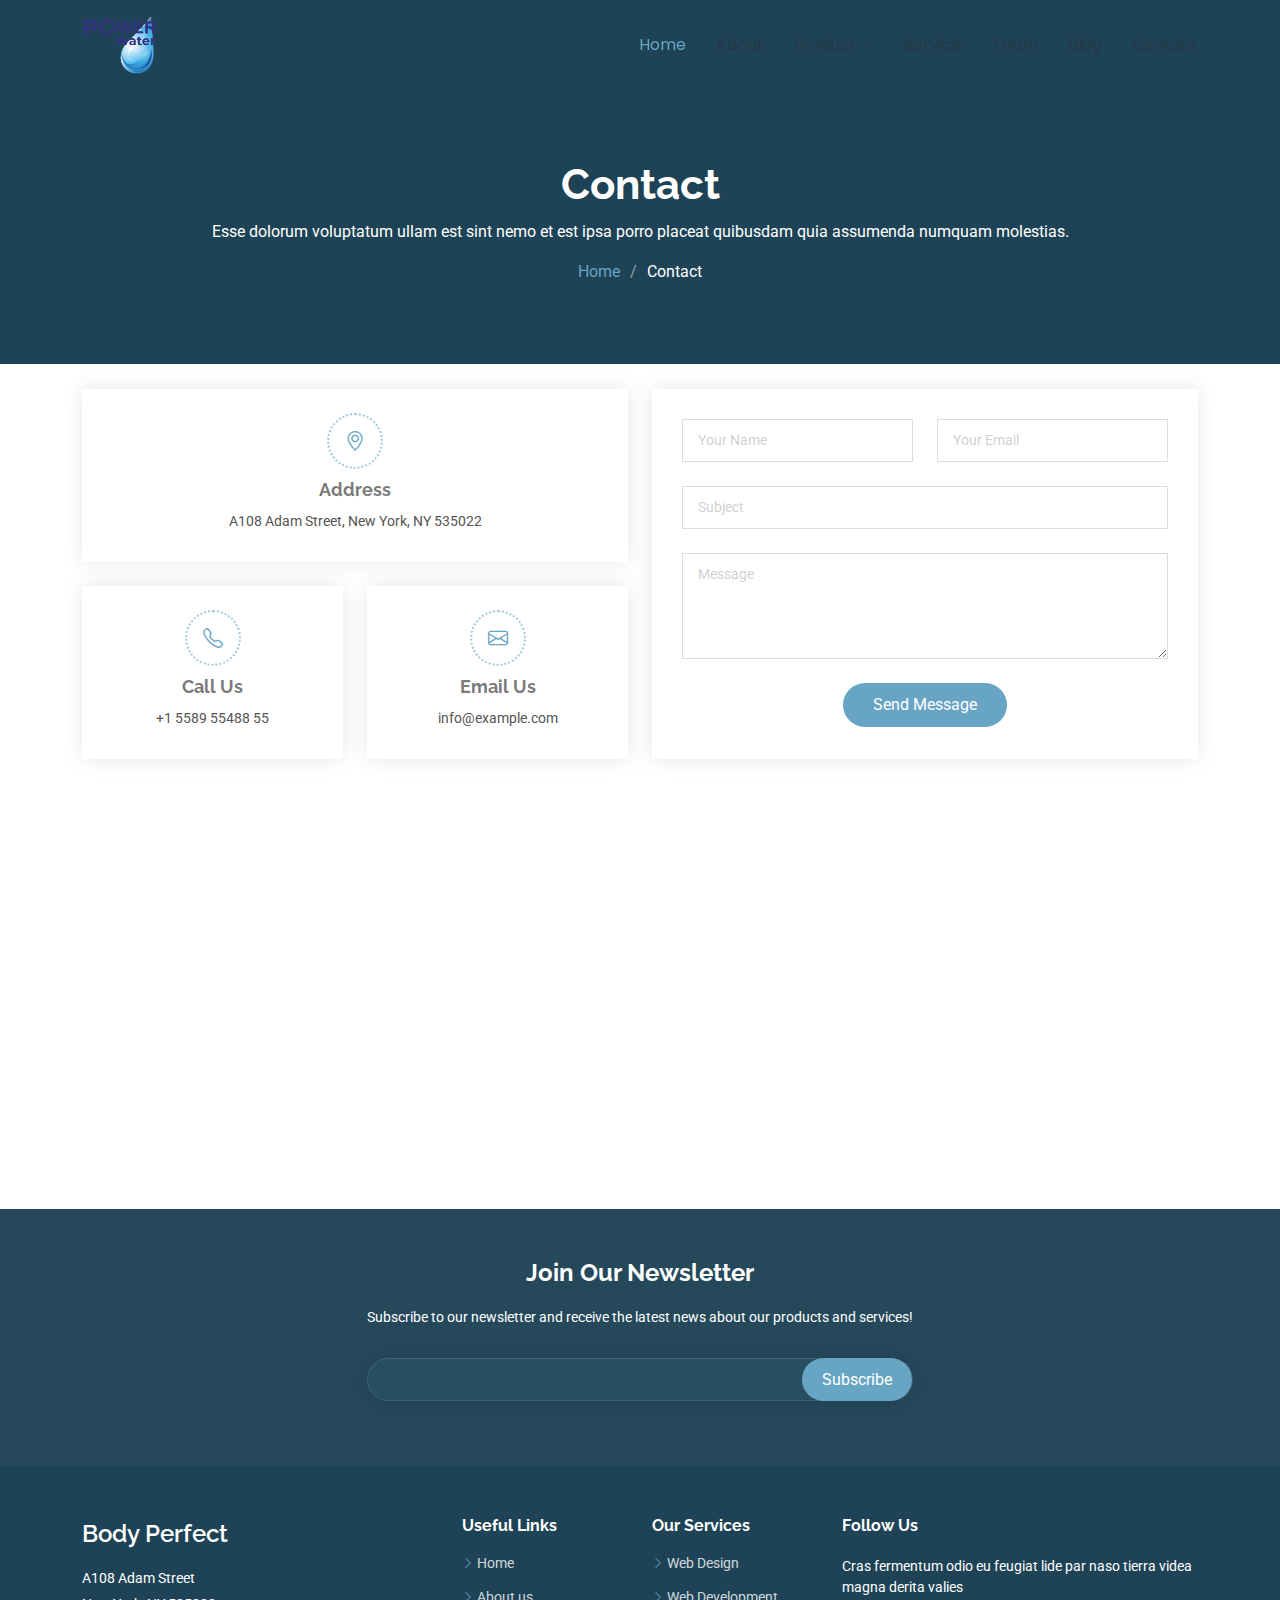
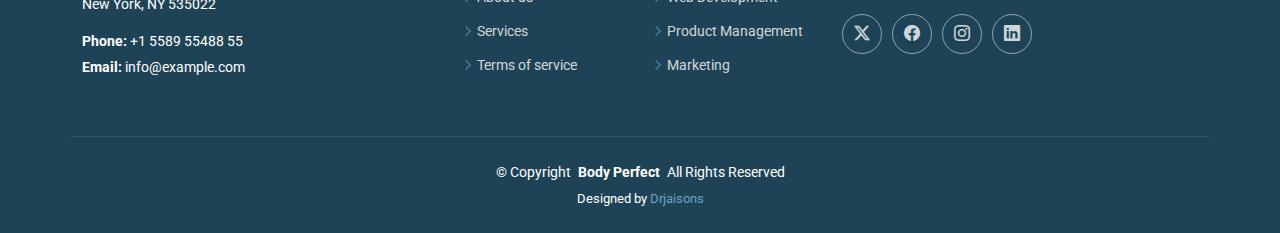
<file: contact.html>
<!DOCTYPE html>
<html lang="en">

<head>
  <meta charset="utf-8">
  <meta content="width=device-width, initial-scale=1.0" name="viewport">
  <title>Contact - Body Perfect Bootstrap Template</title>
  <meta name="description" content="">
  <meta name="keywords" content="">

  <!-- Favicons -->
  <link href="./assets/img/Dr  Jaisons BRO (1)-03.png" rel="icon">
  <link href="./assets/img/Dr  Jaisons BRO (1)-03.png" rel="apple-touch-icon">

  <!-- Fonts -->
  <link href="https://fonts.googleapis.com" rel="preconnect">
  <link href="https://fonts.gstatic.com" rel="preconnect" crossorigin>
  <link href="https://fonts.googleapis.com/css2?family=Roboto:ital,wght@0,100;0,300;0,400;0,500;0,700;0,900;1,100;1,300;1,400;1,500;1,700;1,900&family=Poppins:ital,wght@0,100;0,200;0,300;0,400;0,500;0,600;0,700;0,800;0,900;1,100;1,200;1,300;1,400;1,500;1,600;1,700;1,800;1,900&family=Raleway:ital,wght@0,100;0,200;0,300;0,400;0,500;0,600;0,700;0,800;0,900;1,100;1,200;1,300;1,400;1,500;1,600;1,700;1,800;1,900&display=swap" rel="stylesheet">

  <!-- Vendor CSS Files -->
  <link href="assets/vendor/bootstrap/css/bootstrap.min.css" rel="stylesheet">
  <link href="assets/vendor/bootstrap-icons/bootstrap-icons.css" rel="stylesheet">
  <link href="assets/vendor/aos/aos.css" rel="stylesheet">
  <link href="assets/vendor/glightbox/css/glightbox.min.css" rel="stylesheet">
  <link href="assets/vendor/swiper/swiper-bundle.min.css" rel="stylesheet">

  <!-- Main CSS File -->
  <link href="assets/css/main.css" rel="stylesheet">

  <!-- =======================================================
  * Template Name: Body Perfect
  * Template URL: https://bodyperfect.ae/free-bootstrap-template-corporate-moderna/
  * Updated: Aug 07 2024 with Bootstrap v5.3.3
  * Author: BodyPerfect.ae
  * License: https://bodyperfect.ae/license/
  ======================================================== -->

  <style>
    .navmenu a{
     color: #283747;
   }
   /* General mobile dropdown styling */
@media (max-width: 992px) {
  .navmenu {
    position: relative; /* Ensures the dropdown doesn't overflow */
    z-index: 9999; /* Elevates the menu */
  }

  /* Ensure the dropdown arrow is on the right side */
  .navmenu .dropdown > a {
    display: flex;
    justify-content: space-between;
    align-items: center;
    padding-right: 15px;
  }

  .navmenu .dropdown > a i {
    margin-left: auto;
  }

  /* Make sure dropdown is visible and properly positioned */
  .navmenu .dropdown-menu {
    display: none; /* Initially hidden */
    position: relative; /* Ensure the dropdown stays within its container */
    z-index: 9999;
    background-color: #fff;
    padding-left: 15px;
  }

  /* Show dropdown on click */
  .navmenu .dropdown.show .dropdown-menu {
    display: block; /* Show when active */
  }

  /* Additional dropdown items should not overflow */
  .navmenu .dropdown .dropdown-menu a {
    padding-left: 15px;
  }

  /* Rotate the arrow icon when dropdown is opened */
  .dropdown.show > a i.toggle-dropdown {
    transform: rotate(180deg);
    transition: transform 0.3s ease-in-out;
  }

  /* To make sure the menu doesn't jump below other sections */
  .header {
    position: relative;
    z-index: 1000; /* Slightly lower than the dropdown */
  }
}
.mobile-nav-toggle {
  color: black;
}

 </style>
</head>

<body class="contact-page">

  <header id="header" class="header d-flex align-items-center fixed-top">
    <div class="container-fluid container-xl position-relative d-flex align-items-center justify-content-between">
      <a href="index.html" class="logo d-flex align-items-center">
        <img src="./assets/img/logo.png" alt="Logo">
      </a>
      <nav id="navmenu" class="navmenu">
        <ul>
          <li><a href="index.html" class="active">Home</a></li>
          <li><a href="about.html">About</a></li>
          <li class="dropdown">
            <a href="#">
              <span>Product</span>
              <i class="bi bi-chevron-down toggle-dropdown"></i>
            </a>
            <ul>
              <li><a href="./hydrogenwater.html">Hydrogen Water</a></li>
              <li><a href="./hydrogenbath.html">Hydrogen Bath</a></li>
              <li><a href="./hydrogenbreath.html">Hydrogen Breath</a></li>
            </ul>
          </li>
          <li><a href="portfolio.html">Service</a></li>
          <li><a href="team.html">Team</a></li>
          <li><a href="blog.html">Blog</a></li>
          <li><a href="contact.html">Contact</a></li>
        </ul>
        <i class="mobile-nav-toggle d-xl-none bi bi-list"></i>
      </nav>
    </div>
  </header>
  

  <main class="main">

    <!-- Page Title -->
    <div class="page-title dark-background">
      <div class="container position-relative">
        <h1>Contact</h1>
        <p>Esse dolorum voluptatum ullam est sint nemo et est ipsa porro placeat quibusdam quia assumenda numquam molestias.</p>
        <nav class="breadcrumbs">
          <ol>
            <li><a href="index.html">Home</a></li>
            <li class="current">Contact</li>
          </ol>
        </nav>
      </div>
    </div><!-- End Page Title -->

    <!-- Contact Section -->
    <section id="contact" class="contact section">

      <div class="container" data-aos="fade-up" data-aos-delay="100">

        <div class="row gy-4">
          <div class="col-lg-6 ">
            <div class="row gy-4">

              <div class="col-lg-12">
                <div class="info-item d-flex flex-column justify-content-center align-items-center" data-aos="fade-up" data-aos-delay="200">
                  <i class="bi bi-geo-alt"></i>
                  <h3>Address</h3>
                  <p>A108 Adam Street, New York, NY 535022</p>
                </div>
              </div><!-- End Info Item -->

              <div class="col-md-6">
                <div class="info-item d-flex flex-column justify-content-center align-items-center" data-aos="fade-up" data-aos-delay="300">
                  <i class="bi bi-telephone"></i>
                  <h3>Call Us</h3>
                  <p>+1 5589 55488 55</p>
                </div>
              </div><!-- End Info Item -->

              <div class="col-md-6">
                <div class="info-item d-flex flex-column justify-content-center align-items-center" data-aos="fade-up" data-aos-delay="400">
                  <i class="bi bi-envelope"></i>
                  <h3>Email Us</h3>
                  <p>info@example.com</p>
                </div>
              </div><!-- End Info Item -->

            </div>
          </div>

          <div class="col-lg-6">
            <form action="forms/contact.php" method="post" class="php-email-form" data-aos="fade-up" data-aos-delay="500">
              <div class="row gy-4">

                <div class="col-md-6">
                  <input type="text" name="name" class="form-control" placeholder="Your Name" required="">
                </div>

                <div class="col-md-6 ">
                  <input type="email" class="form-control" name="email" placeholder="Your Email" required="">
                </div>

                <div class="col-md-12">
                  <input type="text" class="form-control" name="subject" placeholder="Subject" required="">
                </div>

                <div class="col-md-12">
                  <textarea class="form-control" name="message" rows="4" placeholder="Message" required=""></textarea>
                </div>

                <div class="col-md-12 text-center">
                  <div class="loading">Loading</div>
                  <div class="error-message"></div>
                  <div class="sent-message">Your message has been sent. Thank you!</div>

                  <button type="submit">Send Message</button>
                </div>

              </div>
            </form>
          </div><!-- End Contact Form -->

        </div>

      </div>

      <div class="mt-5" data-aos="fade-up" data-aos-delay="200">
        <iframe style="border:0; width: 100%; height: 370px;" src="https://www.google.com/maps/embed?pb=!1m14!1m8!1m3!1d48389.78314118045!2d-74.006138!3d40.710059!3m2!1i1024!2i768!4f13.1!3m3!1m2!1s0x89c25a22a3bda30d%3A0xb89d1fe6bc499443!2sDowntown%20Conference%20Center!5e0!3m2!1sen!2sus!4v1676961268712!5m2!1sen!2sus" frameborder="0" allowfullscreen="" loading="lazy" referrerpolicy="no-referrer-when-downgrade"></iframe>
      </div><!-- End Google Maps -->

    </section><!-- /Contact Section -->

  </main>

  <footer id="footer" class="footer dark-background">

    <div class="footer-newsletter">
      <div class="container">
        <div class="row justify-content-center text-center">
          <div class="col-lg-6">
            <h4>Join Our Newsletter</h4>
            <p>Subscribe to our newsletter and receive the latest news about our products and services!</p>
            <form action="forms/newsletter.php" method="post" class="php-email-form">
              <div class="newsletter-form"><input type="email" name="email"><input type="submit" value="Subscribe"></div>
              <div class="loading">Loading</div>
              <div class="error-message"></div>
              <div class="sent-message">Your subscription request has been sent. Thank you!</div>
            </form>
          </div>
        </div>
      </div>
    </div>

    <div class="container footer-top">
      <div class="row gy-4">
        <div class="col-lg-4 col-md-6 footer-about">
          <a href="index.html" class="d-flex align-items-center">
            <span class="sitename">Body Perfect</span>
          </a>
          <div class="footer-contact pt-3">
            <p>A108 Adam Street</p>
            <p>New York, NY 535022</p>
            <p class="mt-3"><strong>Phone:</strong> <span>+1 5589 55488 55</span></p>
            <p><strong>Email:</strong> <span>info@example.com</span></p>
          </div>
        </div>

        <div class="col-lg-2 col-md-3 footer-links">
          <h4>Useful Links</h4>
          <ul>
            <li><i class="bi bi-chevron-right"></i> <a href="#">Home</a></li>
            <li><i class="bi bi-chevron-right"></i> <a href="#">About us</a></li>
            <li><i class="bi bi-chevron-right"></i> <a href="#">Services</a></li>
            <li><i class="bi bi-chevron-right"></i> <a href="#">Terms of service</a></li>
          </ul>
        </div>

        <div class="col-lg-2 col-md-3 footer-links">
          <h4>Our Services</h4>
          <ul>
            <li><i class="bi bi-chevron-right"></i> <a href="#">Web Design</a></li>
            <li><i class="bi bi-chevron-right"></i> <a href="#">Web Development</a></li>
            <li><i class="bi bi-chevron-right"></i> <a href="#">Product Management</a></li>
            <li><i class="bi bi-chevron-right"></i> <a href="#">Marketing</a></li>
          </ul>
        </div>

        <div class="col-lg-4 col-md-12">
          <h4>Follow Us</h4>
          <p>Cras fermentum odio eu feugiat lide par naso tierra videa magna derita valies</p>
          <div class="social-links d-flex">
            <a href=""><i class="bi bi-twitter-x"></i></a>
            <a href=""><i class="bi bi-facebook"></i></a>
            <a href=""><i class="bi bi-instagram"></i></a>
            <a href=""><i class="bi bi-linkedin"></i></a>
          </div>
        </div>

      </div>
    </div>

    <div class="container copyright text-center mt-4">
      <p>© <span>Copyright</span> <strong class="px-1 sitename">Body Perfect</strong> <span>All Rights Reserved</span></p>
      <div class="credits">
        <!-- All the links in the footer should remain intact. -->
        <!-- You can delete the links only if you've purchased the pro version. -->
        <!-- Licensing information: https://bodyperfect.ae/license/ -->
        <!-- Purchase the pro version with working PHP/AJAX contact form: [buy-url] -->
        Designed by <a href="https://bodyperfect.ae/">Drjaisons</a>
      </div>
    </div>

  </footer>

  <!-- Scroll Top -->
  <a href="#" id="scroll-top" class="scroll-top d-flex align-items-center justify-content-center"><i class="bi bi-arrow-up-short"></i></a>

  <!-- Preloader -->
  <div id="preloader"></div>

  <!-- Vendor JS Files -->
  <script src="assets/vendor/bootstrap/js/bootstrap.bundle.min.js"></script>
  <script src="assets/vendor/php-email-form/validate.js"></script>
  <script src="assets/vendor/aos/aos.js"></script>
  <script src="assets/vendor/glightbox/js/glightbox.min.js"></script>
  <script src="assets/vendor/purecounter/purecounter_vanilla.js"></script>
  <script src="assets/vendor/swiper/swiper-bundle.min.js"></script>
  <script src="assets/vendor/waypoints/noframework.waypoints.js"></script>
  <script src="assets/vendor/imagesloaded/imagesloaded.pkgd.min.js"></script>
  <script src="assets/vendor/isotope-layout/isotope.pkgd.min.js"></script>

  <!-- Main JS File -->
  <script src="assets/js/main.js"></script>
  <script>
    document.addEventListener('DOMContentLoaded', function () {
  var dropdowns = document.querySelectorAll('.dropdown-toggle');
  
  dropdowns.forEach(function (dropdown) {
    dropdown.addEventListener('click', function () {
      var dropdownMenu = this.nextElementSibling;

      // Toggle dropdown visibility
      dropdownMenu.classList.toggle('show');
    });
  });
});
  </script>

</body>

</html>
</file>
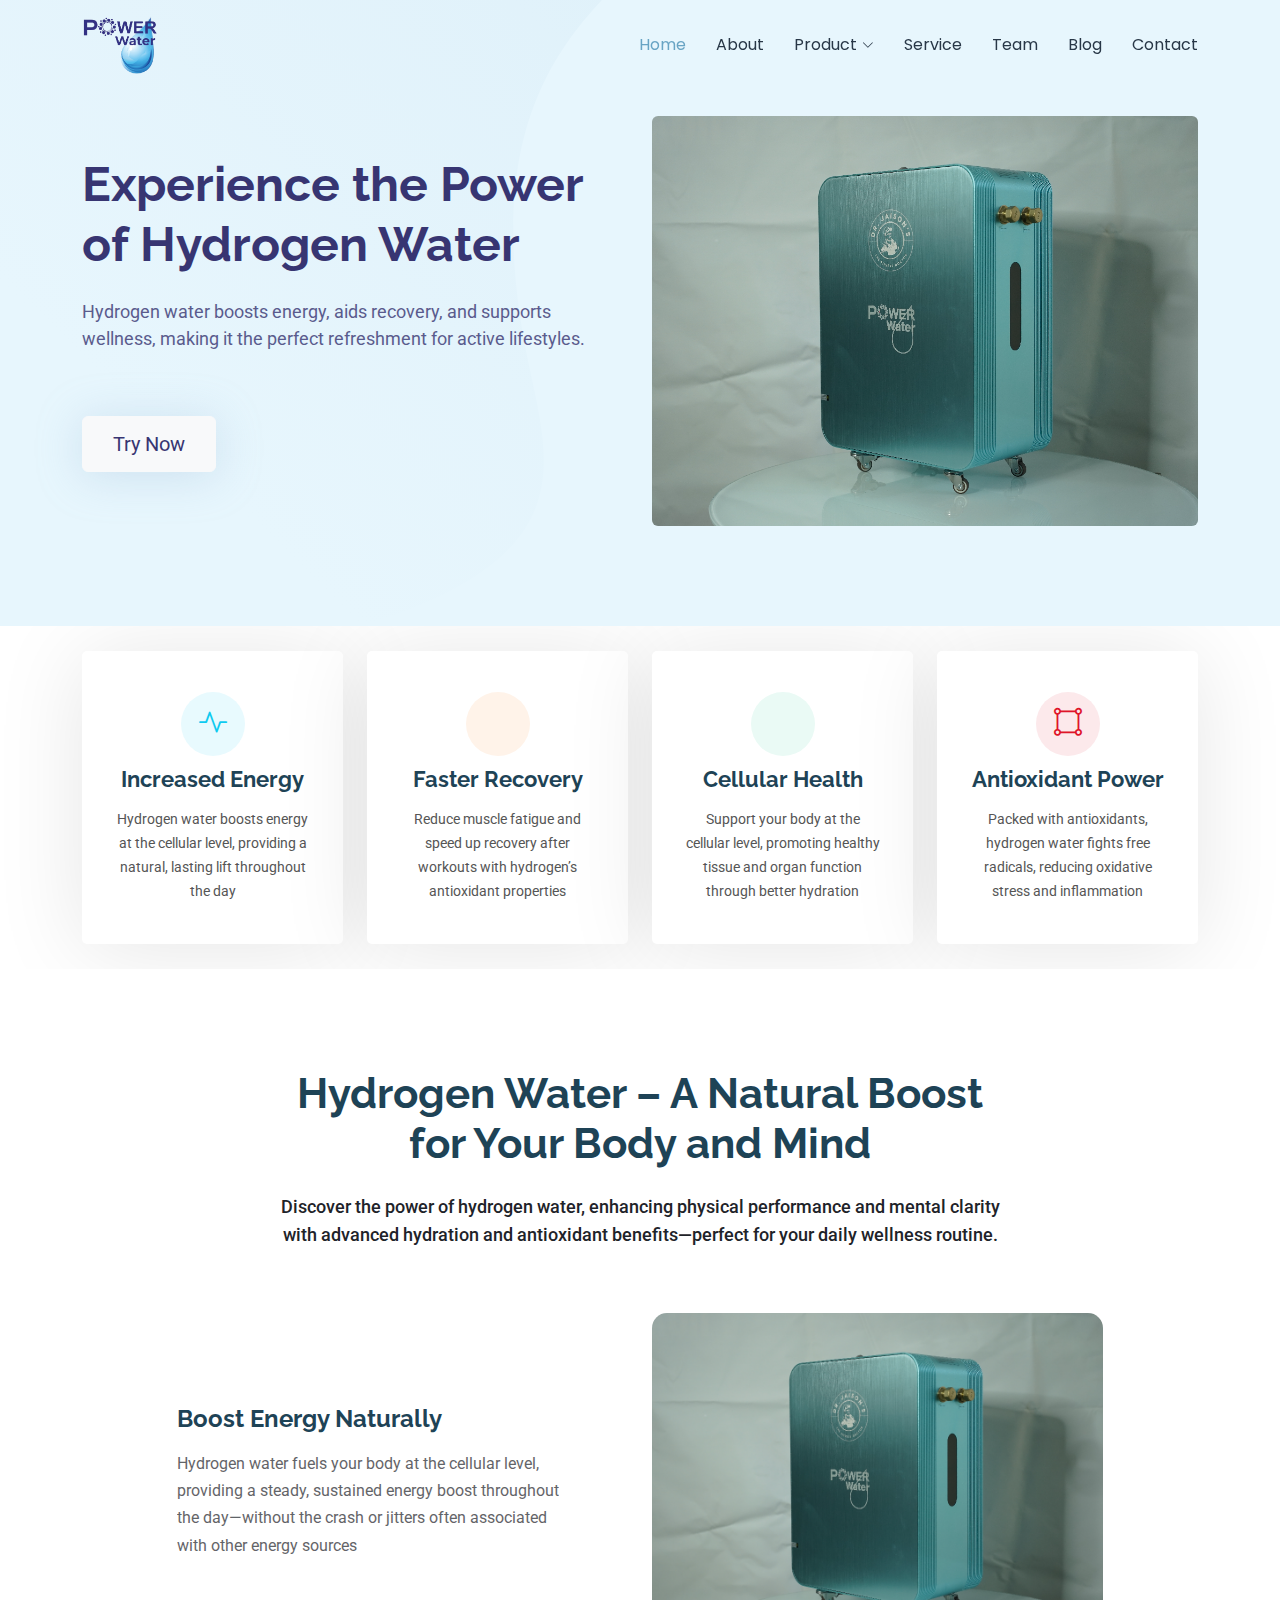
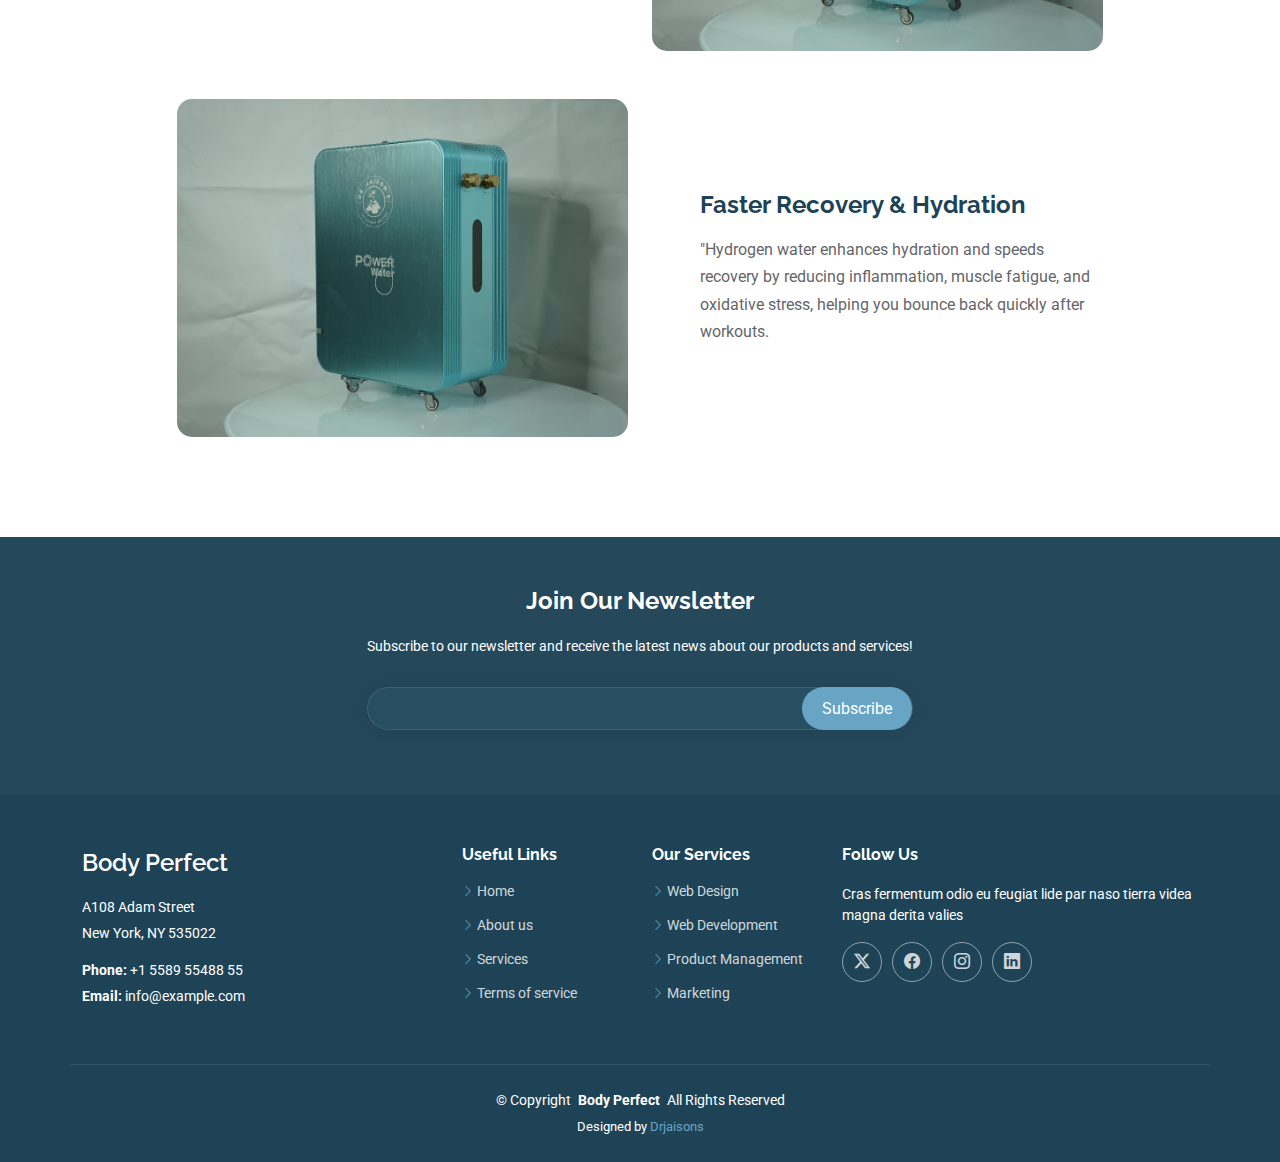
<file: hydrogenbath.html>
<!DOCTYPE html>
<html lang="en">

<head>
  <meta charset="utf-8">
  <meta content="width=device-width, initial-scale=1.0" name="viewport">
  <title>Power Water</title>
  <meta name="description" content="">
  <meta name="keywords" content="">

  <!-- Favicons -->
  <link href="./assets/img/Dr  Jaisons BRO (1)-03.png" rel="icon">
  <link href="./assets/img/Dr  Jaisons BRO (1)-03.png" rel="apple-touch-icon">

  <!--Icon-->
  <link rel="stylesheet" href="https://cdnjs.cloudflare.com/ajax/libs/font-awesome/6.6.0/css/all.min.css" integrity="sha512-Kc323vGBEqzTmouAECnVceyQqyqdsSiqLQISBL29aUW4U/M7pSPA/gEUZQqv1cwx4OnYxTxve5UMg5GT6L4JJg==" crossorigin="anonymous" referrerpolicy="no-referrer" />


  <!-- Fonts -->
  <link href="https://fonts.googleapis.com" rel="preconnect">
  <link href="https://fonts.gstatic.com" rel="preconnect" crossorigin>
  <link href="https://fonts.googleapis.com/css2?family=Roboto:ital,wght@0,100;0,300;0,400;0,500;0,700;0,900;1,100;1,300;1,400;1,500;1,700;1,900&family=Poppins:ital,wght@0,100;0,200;0,300;0,400;0,500;0,600;0,700;0,800;0,900;1,100;1,200;1,300;1,400;1,500;1,600;1,700;1,800;1,900&family=Raleway:ital,wght@0,100;0,200;0,300;0,400;0,500;0,600;0,700;0,800;0,900;1,100;1,200;1,300;1,400;1,500;1,600;1,700;1,800;1,900&display=swap" rel="stylesheet">

  <!-- Vendor CSS Files -->
  <link href="assets/vendor/bootstrap/css/bootstrap.min.css" rel="stylesheet">
  <link href="assets/vendor/bootstrap-icons/bootstrap-icons.css" rel="stylesheet">
  <link href="assets/vendor/aos/aos.css" rel="stylesheet">
  <link href="assets/vendor/glightbox/css/glightbox.min.css" rel="stylesheet">
  <link href="assets/vendor/swiper/swiper-bundle.min.css" rel="stylesheet">

  <!-- Main CSS File -->
  <link href="assets/css/main.css" rel="stylesheet">

  <!-- =======================================================
  * Template Name: Body Perfect
  * Template URL: https://bodyperfect.ae/free-bootstrap-template-corporate-moderna/
  * Updated: Aug 07 2024 with Bootstrap v5.3.3
  * Author: BodyPerfect.ae
  * License: https://bodyperfect.ae/license/
  ======================================================== -->
  <style>
    .navmenu a{
      color: #283747;
    }
    
    .ezy__header1 {
  /* Bootstrap variables */
  --bs-body-color: #373572;
  --bs-body-bg: rgb(231, 246, 253);

  /* Easy Frontend variables */
  --ezy-theme-color: rgb(13, 110, 253);
  --ezy-theme-color-rgb: 13, 110, 253;
  --ezy-shadow: 0px 4px 44px rgba(159, 190, 218, 0.37);

  background-color: var(--bs-body-bg);
  overflow: hidden;
  padding: 60px 0;
  position: relative;
}

@media (min-width: 768px) {
  .ezy__header1 {
    padding: 100px 0;
  }
}

.ezy__header1-heading {
  font-weight: bold;
  font-size: 25px;
  line-height: 25px;
  color: var(--bs-body-color);
}

@media (min-width: 768px) {
  .ezy__header1-heading {
    font-size: 48px;
    line-height: 60px;
  }
}

.ezy__header1-sub-heading {
  color: var(--bs-body-color);
  font-size: 18px;
  line-height: 1.5;
  opacity: 0.8;
}

.ezy__header1-btn {
  padding: 12px 30px;
  color: var(--bs-body-color);
  box-shadow: var(--ezy-shadow);
}
.ezy__about6 {
  /* Bootstrap variables */
  --bs-body-color: #1e2329;
  --bs-body-bg: rgb(255, 255, 255);

  /* Easy Frontend variables */
  --ezy-theme-color: rgb(13, 110, 253);
  --ezy-theme-color-rgb: 13, 110, 253;

  background-color: var(--bs-body-bg);
  color: var(--bs-body-color);
  overflow: hidden;
  padding: 60px 0;
}

@media (min-width: 768px) {
  .ezy__about6 {
    padding: 100px 0;
  }
}

/* Gray Block Style */
.gray .ezy__about6,
.ezy__about6.gray {
  /* Bootstrap variables */
  --bs-body-bg: rgb(246, 246, 246);
}

/* Dark Gray Block Style */
.dark-gray .ezy__about6,
.ezy__about6.dark-gray {
  /* Bootstrap variables */
  --bs-body-color: #ffffff;
  --bs-body-bg: rgb(30, 39, 53);
}

/* Dark Block Style */
.dark .ezy__about6,
.ezy__about6.dark {
  /* Bootstrap variables */
  --bs-body-color: #ffffff;
  --bs-body-bg: rgb(11, 23, 39);
}

.ezy__about6-heading {
  font-size: 35px;
  line-height: 45px;
}
@media (min-width: 768px) {
  .ezy__about6-heading {
    font-size: 42px;
    line-height: 50px;
  }
}
.ezy__about6-sub-heading {
  font-size: 18px;
  line-height: 28px;
  font-weight: 500;
}

.ezy__about6-banner {
  min-height: 300px;
  background-size: cover;
  background-position: center;
}

.ezy__about6-content p {
  font-size: 16px;
  line-height: 1.7;
  opacity: 0.7;
}

.ezy__about6 img {
  border-radius: 15px;
}
/* General mobile dropdown styling */
@media (max-width: 992px) {
  .navmenu {
    position: relative; /* Ensures the dropdown doesn't overflow */
    z-index: 9999; /* Elevates the menu */
  }

  /* Ensure the dropdown arrow is on the right side */
  .navmenu .dropdown > a {
    display: flex;
    justify-content: space-between;
    align-items: center;
    padding-right: 15px;
  }

  .navmenu .dropdown > a i {
    margin-left: auto;
  }

  /* Make sure dropdown is visible and properly positioned */
  .navmenu .dropdown-menu {
    display: none; /* Initially hidden */
    position: relative; /* Ensure the dropdown stays within its container */
    z-index: 9999;
    background-color: #fff;
    padding-left: 15px;
  }

  /* Show dropdown on click */
  .navmenu .dropdown.show .dropdown-menu {
    display: block; /* Show when active */
  }

  /* Additional dropdown items should not overflow */
  .navmenu .dropdown .dropdown-menu a {
    padding-left: 15px;
  }

  /* Rotate the arrow icon when dropdown is opened */
  .dropdown.show > a i.toggle-dropdown {
    transform: rotate(180deg);
    transition: transform 0.3s ease-in-out;
  }

  /* To make sure the menu doesn't jump below other sections */
  .header {
    position: relative;
    z-index: 1000; /* Slightly lower than the dropdown */
  }
}
.mobile-nav-toggle {
  color: black;
}

  </style>
</head>

<body class="about-page">

  <header id="header" class="header d-flex align-items-center fixed-top">
    <div class="container-fluid container-xl position-relative d-flex align-items-center justify-content-between">
      <a href="index.html" class="logo d-flex align-items-center">
        <img src="./assets/img/logo.png" alt="Logo">
      </a>
      <nav id="navmenu" class="navmenu">
        <ul>
          <li><a href="index.html" class="active">Home</a></li>
          <li><a href="about.html">About</a></li>
          <li class="dropdown">
            <a href="#">
              <span>Product</span>
              <i class="bi bi-chevron-down toggle-dropdown"></i>
            </a>
            <ul>
              <li><a href="./hydrogenwater.html">Hydrogen Water</a></li>
              <li><a href="./hydrogenbath.html">Hydrogen Bath</a></li>
              <li><a href="./hydrogenbreath.html">Hydrogen Breath</a></li>
            </ul>
          </li>
          <li><a href="portfolio.html">Service</a></li>
          <li><a href="team.html">Team</a></li>
          <li><a href="blog.html">Blog</a></li>
          <li><a href="contact.html">Contact</a></li>
        </ul>
        <i class="mobile-nav-toggle d-xl-none bi bi-list"></i>
      </nav>
    </div>
  </header>
  
  <section class="ezy__header1 light">
    <svg class="position-absolute start-0 top-0 bottom-0" width="602" height="742" viewBox="0 0 602 742" fill="none"
      xmlns="http://www.w3.org/2000/svg">
      <path
        d="M529.67 368.784C488.233 175.629 530.084 75.9263 602 0H0V742C7.22773 740.175 75.4574 695.495 242.852 656.948C584.139 584.605 555.256 488.05 529.67 368.784Z"
        fill="url(#paint0_linear_4_4301)" fill-opacity="0.6" />
      <defs>
        <linearGradient id="paint0_linear_4_4301" x1="310.118" y1="576.967" x2="770.228" y2="95.337"
          gradientUnits="userSpaceOnUse">
          <stop stop-color="#E7F6FD" />
          <stop offset="1" stop-color="#DBEEF8" />
        </linearGradient>
      </defs>
    </svg>
    <div class="container position-relative">
      <div class="row align-items-center">
        <div class="col-lg-6 pe-xl-5 text-center text-lg-start">
          <h2 class="ezy__header1-heading mb-4">Experience the Power of Hydrogen Water</h2>
          <p class="ezy__header1-sub-heading">
           Hydrogen water boosts energy, aids recovery, and supports wellness, making it the perfect refreshment for active lifestyles.
          </p>
          <a href="" class="btn btn-light ezy__header1-btn fs-5 mt-4 mt-md-5">Try Now</a>
        </div>
        <div class="col-lg-6 mt-5 mt-lg-0">
          <img src="./assets/img/breath.jpg" alt="" class="rounded img-fluid mt-3" />
        </div>
      </div>
    </div>
  </section>

  <section id="featured-services" class="featured-services section">

    <div class="container">

      <div class="row gy-4">

        <div class="col-lg-3 col-md-6" data-aos="fade-up" data-aos-delay="100">
          <div class="service-item item-cyan position-relative">
            <div class="icon">
              <i class="bi bi-activity"></i>
            </div>
            <a href="service-details.html" class="stretched-link">
              <h3>Increased Energy</h3>
            </a>
            <p>Hydrogen water boosts energy at the cellular level, providing a natural, lasting lift throughout the day</p>
          </div>
        </div><!-- End Service Item -->

        <div class="col-lg-3 col-md-6" data-aos="fade-up" data-aos-delay="200">
          <div class="service-item item-orange position-relative">
            <div class="icon">
              <i class="fa-solid fa-lungs"></i>
            </div>
            <a href="service-details.html" class="stretched-link">
              <h3>Faster Recovery</h3>
            </a>
            <p>Reduce muscle fatigue and speed up recovery after workouts with hydrogen’s antioxidant properties</p>
          </div>
        </div><!-- End Service Item -->

        <div class="col-lg-3 col-md-6" data-aos="fade-up" data-aos-delay="300">
          <div class="service-item item-teal position-relative">
            <div class="icon">
              <i class="fa-solid fa-droplet"></i> 
            </div>
            <a href="service-details.html" class="stretched-link">
              <h3>Cellular Health</h3>
            </a>
            <p>Support your body at the cellular level, promoting healthy tissue and organ function through better hydration</p>
          </div>
        </div><!-- End Service Item -->

        <div class="col-lg-3 col-md-6" data-aos="fade-up" data-aos-delay="400">
          <div class="service-item item-red position-relative">
            <div class="icon">
              <i class="bi bi-bounding-box-circles"></i>
            </div>
            <a href="service-details.html" class="stretched-link">
              <h3>Antioxidant Power</h3>
            </a>
            <p>Packed with antioxidants, hydrogen water fights free radicals, reducing oxidative stress and inflammation</p>
            <a href="service-details.html" class="stretched-link"></a>
          </div>
        </div><!-- End Service Item -->
      </div>
    </div>
  </section>


  <section class="ezy__about6 light" id="ezy__about6">
    <div class="container">
      <div class="row justify-content-center text-center mb-5">
        <div class="col-12 col-md-8">
          <h2 class="ezy__about6-heading fw-bold mb-4">Hydrogen Water – A Natural Boost for Your Body and Mind</h2>
          <p class="ezy__about6-sub-heading">
            Discover the power of hydrogen water, enhancing physical performance and mental clarity with advanced hydration and antioxidant benefits—perfect for your daily wellness routine.
          </p>
        </div>
      </div>
      <div class="row align-items-center justify-content-center mt-5">
        <div class="col-12 col-md-5 order-2">
          <div class="d-flex flex-column justify-content-center ezy__about6-content pe-md-5">
            <h4 class="fw-bold mb-3">Boost Energy Naturally</h4>
            <p class="mb-0">
                Hydrogen water fuels your body at the cellular level, providing a steady, sustained energy boost throughout the day—without the crash or jitters often associated with other energy sources
            </p>
          </div>
        </div>
        <div class="col-12 col-md-5 order-1 order-md-2 mb-4 mb-md-0">
          <div>
            <img src="./assets/img/breath.jpg" alt="" class="img-fluid" />
          </div>
        </div>
      </div>
      <div class="row align-items-center justify-content-center mt-5">
        <div class="col-12 col-md-5 order-2">
          <div class="d-flex flex-column justify-content-center ezy__about6-content ps-md-5">
            <h4 class="fw-bold mb-3">Faster Recovery & Hydration</h4>
            <p class="mb-0">
                "Hydrogen water enhances hydration and speeds recovery by reducing inflammation, muscle fatigue, and oxidative stress, helping you bounce back quickly after workouts.
            </p>
          </div>
        </div>
        <div class="col-12 col-md-5 order-1 mb-4 mb-md-0">
          <div>
            <img src="./assets/img/breath.jpg" alt="" class="img-fluid" />
          </div>
        </div>
      </div>
    </div>
  </section>


  <footer id="footer" class="footer dark-background">

    <div class="footer-newsletter">
      <div class="container">
        <div class="row justify-content-center text-center">
          <div class="col-lg-6">
            <h4>Join Our Newsletter</h4>
            <p>Subscribe to our newsletter and receive the latest news about our products and services!</p>
            <form action="forms/newsletter.php" method="post" class="php-email-form">
              <div class="newsletter-form"><input type="email" name="email"><input type="submit" value="Subscribe"></div>
              <div class="loading">Loading</div>
              <div class="error-message"></div>
              <div class="sent-message">Your subscription request has been sent. Thank you!</div>
            </form>
          </div>
        </div>
      </div>
    </div>

    <div class="container footer-top">
      <div class="row gy-4">
        <div class="col-lg-4 col-md-6 footer-about">
          <a href="index.html" class="d-flex align-items-center">
            <span class="sitename">Body Perfect</span>
          </a>
          <div class="footer-contact pt-3">
            <p>A108 Adam Street</p>
            <p>New York, NY 535022</p>
            <p class="mt-3"><strong>Phone:</strong> <span>+1 5589 55488 55</span></p>
            <p><strong>Email:</strong> <span>info@example.com</span></p>
          </div>
        </div>

        <div class="col-lg-2 col-md-3 footer-links">
          <h4>Useful Links</h4>
          <ul>
            <li><i class="bi bi-chevron-right"></i> <a href="#">Home</a></li>
            <li><i class="bi bi-chevron-right"></i> <a href="#">About us</a></li>
            <li><i class="bi bi-chevron-right"></i> <a href="#">Services</a></li>
            <li><i class="bi bi-chevron-right"></i> <a href="#">Terms of service</a></li>
          </ul>
        </div>

        <div class="col-lg-2 col-md-3 footer-links">
          <h4>Our Services</h4>
          <ul>
            <li><i class="bi bi-chevron-right"></i> <a href="#">Web Design</a></li>
            <li><i class="bi bi-chevron-right"></i> <a href="#">Web Development</a></li>
            <li><i class="bi bi-chevron-right"></i> <a href="#">Product Management</a></li>
            <li><i class="bi bi-chevron-right"></i> <a href="#">Marketing</a></li>
          </ul>
        </div>

        <div class="col-lg-4 col-md-12">
          <h4>Follow Us</h4>
          <p>Cras fermentum odio eu feugiat lide par naso tierra videa magna derita valies</p>
          <div class="social-links d-flex">
            <a href=""><i class="bi bi-twitter-x"></i></a>
            <a href=""><i class="bi bi-facebook"></i></a>
            <a href=""><i class="bi bi-instagram"></i></a>
            <a href=""><i class="bi bi-linkedin"></i></a>
          </div>
        </div>

      </div>
    </div>

    <div class="container copyright text-center mt-4">
      <p>© <span>Copyright</span> <strong class="px-1 sitename">Body Perfect</strong> <span>All Rights Reserved</span></p>
      <div class="credits">
        <!-- All the links in the footer should remain intact. -->
        <!-- You can delete the links only if you've purchased the pro version. -->
        <!-- Licensing information: https://bodyperfect.ae/license/ -->
        <!-- Purchase the pro version with working PHP/AJAX contact form: [buy-url] -->
        Designed by <a href="https://bodyperfect.ae/">Drjaisons</a>
      </div>
    </div>

  </footer>

  <!-- Scroll Top -->
  <a href="#" id="scroll-top" class="scroll-top d-flex align-items-center justify-content-center"><i class="bi bi-arrow-up-short"></i></a>

  <!-- Preloader -->
  <div id="preloader"></div>

  <!-- Vendor JS Files -->
  <script src="assets/vendor/bootstrap/js/bootstrap.bundle.min.js"></script>
  <script src="assets/vendor/php-email-form/validate.js"></script>
  <script src="assets/vendor/aos/aos.js"></script>
  <script src="assets/vendor/glightbox/js/glightbox.min.js"></script>
  <script src="assets/vendor/purecounter/purecounter_vanilla.js"></script>
  <script src="assets/vendor/swiper/swiper-bundle.min.js"></script>
  <script src="assets/vendor/waypoints/noframework.waypoints.js"></script>
  <script src="assets/vendor/imagesloaded/imagesloaded.pkgd.min.js"></script>
  <script src="assets/vendor/isotope-layout/isotope.pkgd.min.js"></script>

  <!-- Main JS File -->
  <script src="assets/js/main.js"></script>
  <script>
    document.addEventListener('DOMContentLoaded', function () {
  var dropdowns = document.querySelectorAll('.dropdown-toggle');
  
  dropdowns.forEach(function (dropdown) {
    dropdown.addEventListener('click', function () {
      var dropdownMenu = this.nextElementSibling;

      // Toggle dropdown visibility
      dropdownMenu.classList.toggle('show');
    });
  });
});
  </script>

</body>

</html>
</file>
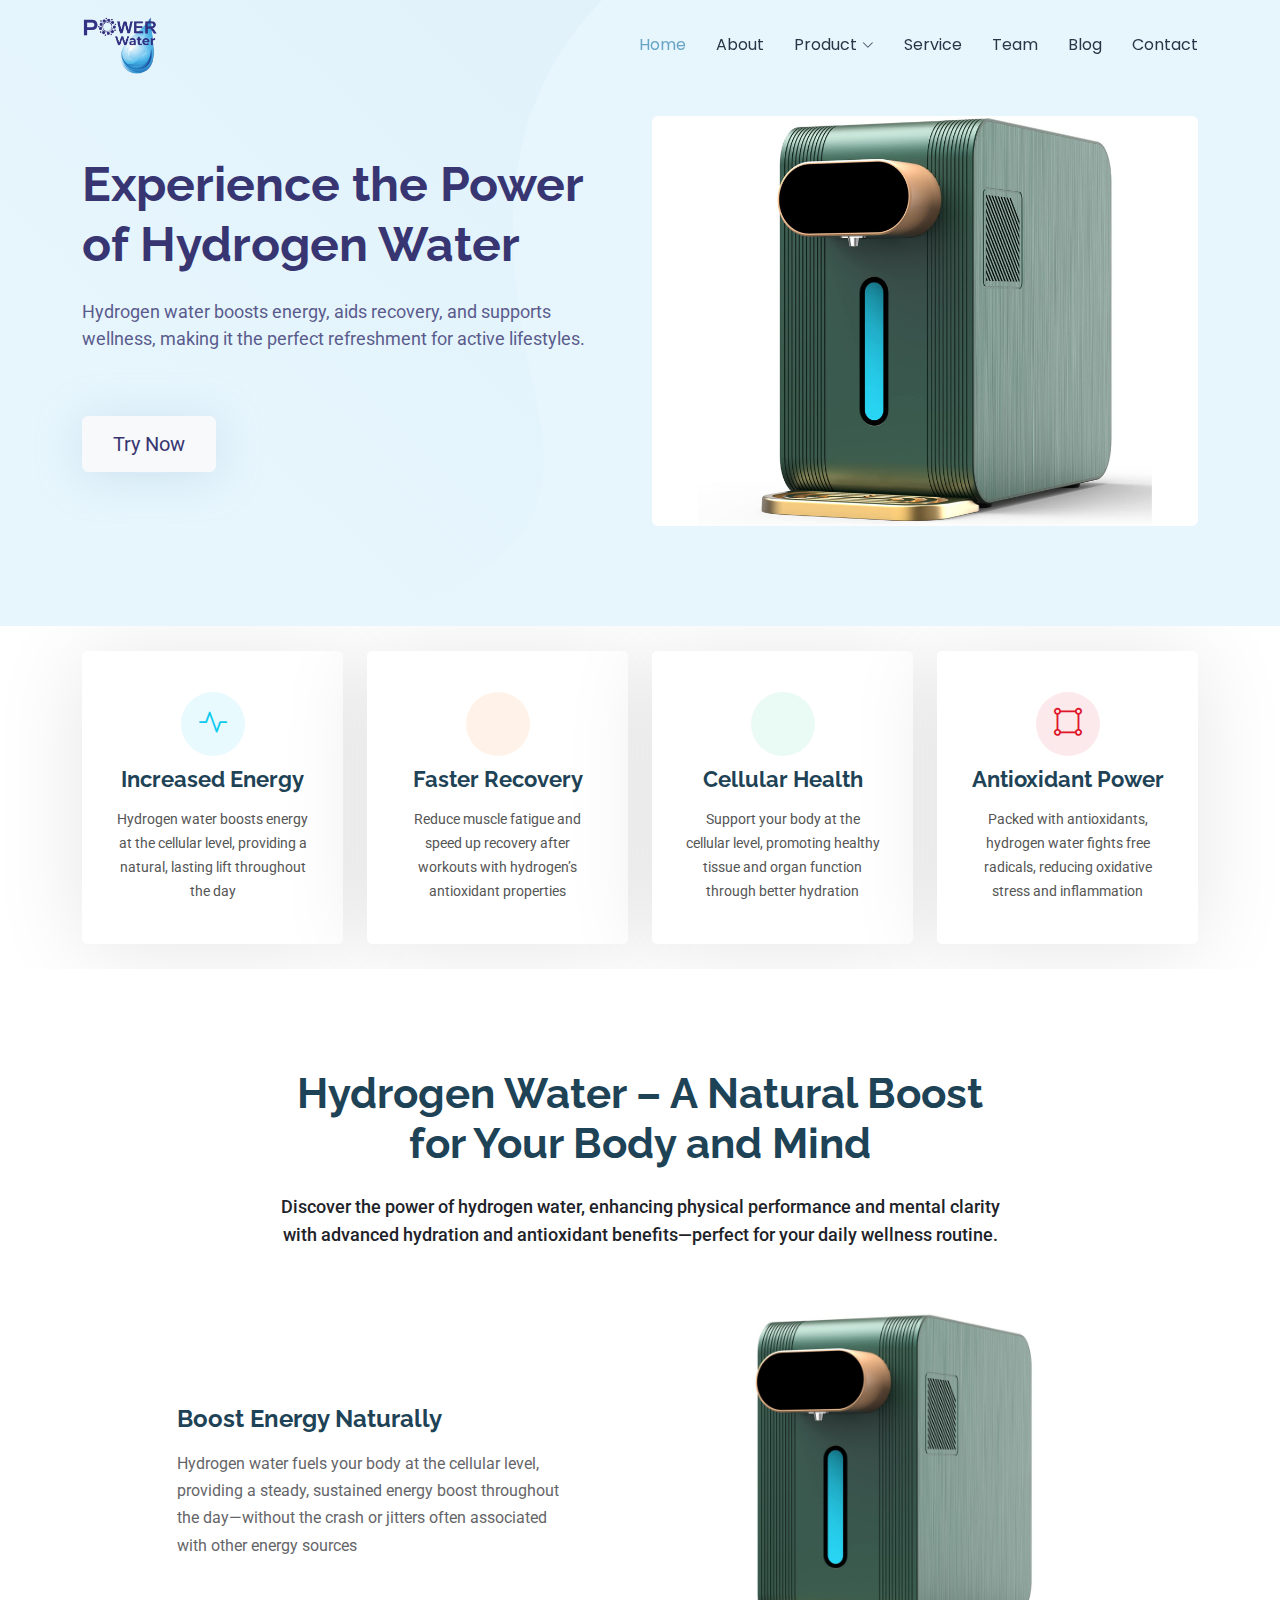
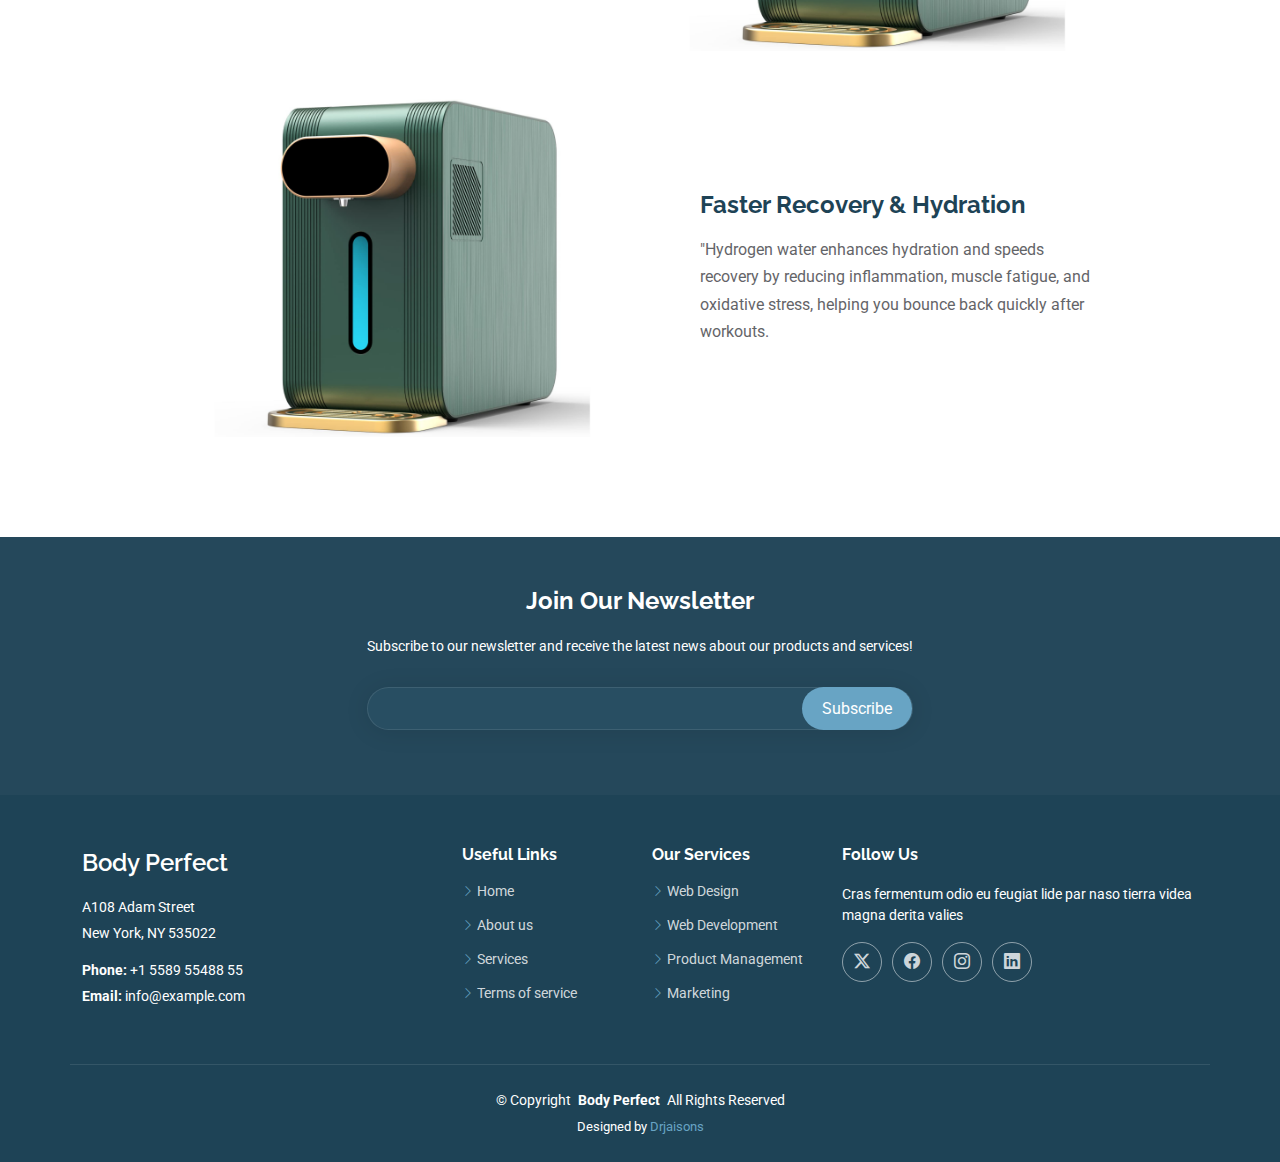
<file: hydrogenbreath.html>
<!DOCTYPE html>
<html lang="en">

<head>
  <meta charset="utf-8">
  <meta content="width=device-width, initial-scale=1.0" name="viewport">
  <title>Power Water</title>
  <meta name="description" content="">
  <meta name="keywords" content="">

  <!-- Favicons -->
  <link href="./assets/img/Dr  Jaisons BRO (1)-03.png" rel="icon">
  <link href="./assets/img/Dr  Jaisons BRO (1)-03.png" rel="apple-touch-icon">

  <!--Icon-->
  <link rel="stylesheet" href="https://cdnjs.cloudflare.com/ajax/libs/font-awesome/6.6.0/css/all.min.css" integrity="sha512-Kc323vGBEqzTmouAECnVceyQqyqdsSiqLQISBL29aUW4U/M7pSPA/gEUZQqv1cwx4OnYxTxve5UMg5GT6L4JJg==" crossorigin="anonymous" referrerpolicy="no-referrer" />


  <!-- Fonts -->
  <link href="https://fonts.googleapis.com" rel="preconnect">
  <link href="https://fonts.gstatic.com" rel="preconnect" crossorigin>
  <link href="https://fonts.googleapis.com/css2?family=Roboto:ital,wght@0,100;0,300;0,400;0,500;0,700;0,900;1,100;1,300;1,400;1,500;1,700;1,900&family=Poppins:ital,wght@0,100;0,200;0,300;0,400;0,500;0,600;0,700;0,800;0,900;1,100;1,200;1,300;1,400;1,500;1,600;1,700;1,800;1,900&family=Raleway:ital,wght@0,100;0,200;0,300;0,400;0,500;0,600;0,700;0,800;0,900;1,100;1,200;1,300;1,400;1,500;1,600;1,700;1,800;1,900&display=swap" rel="stylesheet">

  <!-- Vendor CSS Files -->
  <link href="assets/vendor/bootstrap/css/bootstrap.min.css" rel="stylesheet">
  <link href="assets/vendor/bootstrap-icons/bootstrap-icons.css" rel="stylesheet">
  <link href="assets/vendor/aos/aos.css" rel="stylesheet">
  <link href="assets/vendor/glightbox/css/glightbox.min.css" rel="stylesheet">
  <link href="assets/vendor/swiper/swiper-bundle.min.css" rel="stylesheet">

  <!-- Main CSS File -->
  <link href="assets/css/main.css" rel="stylesheet">

  <!-- =======================================================
  * Template Name: Body Perfect
  * Template URL: https://bodyperfect.ae/free-bootstrap-template-corporate-moderna/
  * Updated: Aug 07 2024 with Bootstrap v5.3.3
  * Author: BodyPerfect.ae
  * License: https://bodyperfect.ae/license/
  ======================================================== -->
  <style>
    .navmenu a{
      color: #283747;
    }
    
    .ezy__header1 {
  /* Bootstrap variables */
  --bs-body-color: #373572;
  --bs-body-bg: rgb(231, 246, 253);

  /* Easy Frontend variables */
  --ezy-theme-color: rgb(13, 110, 253);
  --ezy-theme-color-rgb: 13, 110, 253;
  --ezy-shadow: 0px 4px 44px rgba(159, 190, 218, 0.37);

  background-color: var(--bs-body-bg);
  overflow: hidden;
  padding: 60px 0;
  position: relative;
}

@media (min-width: 768px) {
  .ezy__header1 {
    padding: 100px 0;
  }
}

.ezy__header1-heading {
  font-weight: bold;
  font-size: 25px;
  line-height: 25px;
  color: var(--bs-body-color);
}

@media (min-width: 768px) {
  .ezy__header1-heading {
    font-size: 48px;
    line-height: 60px;
  }
}

.ezy__header1-sub-heading {
  color: var(--bs-body-color);
  font-size: 18px;
  line-height: 1.5;
  opacity: 0.8;
}

.ezy__header1-btn {
  padding: 12px 30px;
  color: var(--bs-body-color);
  box-shadow: var(--ezy-shadow);
}
.ezy__about6 {
  /* Bootstrap variables */
  --bs-body-color: #1e2329;
  --bs-body-bg: rgb(255, 255, 255);

  /* Easy Frontend variables */
  --ezy-theme-color: rgb(13, 110, 253);
  --ezy-theme-color-rgb: 13, 110, 253;

  background-color: var(--bs-body-bg);
  color: var(--bs-body-color);
  overflow: hidden;
  padding: 60px 0;
}

@media (min-width: 768px) {
  .ezy__about6 {
    padding: 100px 0;
  }
}

/* Gray Block Style */
.gray .ezy__about6,
.ezy__about6.gray {
  /* Bootstrap variables */
  --bs-body-bg: rgb(246, 246, 246);
}

/* Dark Gray Block Style */
.dark-gray .ezy__about6,
.ezy__about6.dark-gray {
  /* Bootstrap variables */
  --bs-body-color: #ffffff;
  --bs-body-bg: rgb(30, 39, 53);
}

/* Dark Block Style */
.dark .ezy__about6,
.ezy__about6.dark {
  /* Bootstrap variables */
  --bs-body-color: #ffffff;
  --bs-body-bg: rgb(11, 23, 39);
}

.ezy__about6-heading {
  font-size: 35px;
  line-height: 45px;
}
@media (min-width: 768px) {
  .ezy__about6-heading {
    font-size: 42px;
    line-height: 50px;
  }
}
.ezy__about6-sub-heading {
  font-size: 18px;
  line-height: 28px;
  font-weight: 500;
}

.ezy__about6-banner {
  min-height: 300px;
  background-size: cover;
  background-position: center;
}

.ezy__about6-content p {
  font-size: 16px;
  line-height: 1.7;
  opacity: 0.7;
}

.ezy__about6 img {
  border-radius: 15px;
}
/* General mobile dropdown styling */
@media (max-width: 992px) {
  .navmenu {
    position: relative; /* Ensures the dropdown doesn't overflow */
    z-index: 9999; /* Elevates the menu */
  }

  /* Ensure the dropdown arrow is on the right side */
  .navmenu .dropdown > a {
    display: flex;
    justify-content: space-between;
    align-items: center;
    padding-right: 15px;
  }

  .navmenu .dropdown > a i {
    margin-left: auto;
  }

  /* Make sure dropdown is visible and properly positioned */
  .navmenu .dropdown-menu {
    display: none; /* Initially hidden */
    position: relative; /* Ensure the dropdown stays within its container */
    z-index: 9999;
    background-color: #fff;
    padding-left: 15px;
  }

  /* Show dropdown on click */
  .navmenu .dropdown.show .dropdown-menu {
    display: block; /* Show when active */
  }

  /* Additional dropdown items should not overflow */
  .navmenu .dropdown .dropdown-menu a {
    padding-left: 15px;
  }

  /* Rotate the arrow icon when dropdown is opened */
  .dropdown.show > a i.toggle-dropdown {
    transform: rotate(180deg);
    transition: transform 0.3s ease-in-out;
  }

  /* To make sure the menu doesn't jump below other sections */
  .header {
    position: relative;
    z-index: 1000; /* Slightly lower than the dropdown */
  }
}
.mobile-nav-toggle {
  color: black;
}

  </style>
</head>

<body class="about-page">

  <header id="header" class="header d-flex align-items-center fixed-top">
    <div class="container-fluid container-xl position-relative d-flex align-items-center justify-content-between">
      <a href="index.html" class="logo d-flex align-items-center">
        <img src="./assets/img/logo.png" alt="Logo">
      </a>
      <nav id="navmenu" class="navmenu">
        <ul>
          <li><a href="index.html" class="active">Home</a></li>
          <li><a href="about.html">About</a></li>
          <li class="dropdown">
            <a href="#">
              <span>Product</span>
              <i class="bi bi-chevron-down toggle-dropdown"></i>
            </a>
            <ul>
              <li><a href="./hydrogenwater.html">Hydrogen Water</a></li>
              <li><a href="./hydrogenbath.html">Hydrogen Bath</a></li>
              <li><a href="./hydrogenbreath.html">Hydrogen Breath</a></li>
            </ul>
          </li>
          <li><a href="portfolio.html">Service</a></li>
          <li><a href="team.html">Team</a></li>
          <li><a href="blog.html">Blog</a></li>
          <li><a href="contact.html">Contact</a></li>
        </ul>
        <i class="mobile-nav-toggle d-xl-none bi bi-list"></i>
      </nav>
    </div>
  </header>
  
  <section class="ezy__header1 light">
    <svg class="position-absolute start-0 top-0 bottom-0" width="602" height="742" viewBox="0 0 602 742" fill="none"
      xmlns="http://www.w3.org/2000/svg">
      <path
        d="M529.67 368.784C488.233 175.629 530.084 75.9263 602 0H0V742C7.22773 740.175 75.4574 695.495 242.852 656.948C584.139 584.605 555.256 488.05 529.67 368.784Z"
        fill="url(#paint0_linear_4_4301)" fill-opacity="0.6" />
      <defs>
        <linearGradient id="paint0_linear_4_4301" x1="310.118" y1="576.967" x2="770.228" y2="95.337"
          gradientUnits="userSpaceOnUse">
          <stop stop-color="#E7F6FD" />
          <stop offset="1" stop-color="#DBEEF8" />
        </linearGradient>
      </defs>
    </svg>
    <div class="container position-relative">
      <div class="row align-items-center">
        <div class="col-lg-6 pe-xl-5 text-center text-lg-start">
          <h2 class="ezy__header1-heading mb-4">Experience the Power of Hydrogen Water</h2>
          <p class="ezy__header1-sub-heading">
           Hydrogen water boosts energy, aids recovery, and supports wellness, making it the perfect refreshment for active lifestyles.
          </p>
          <a href="" class="btn btn-light ezy__header1-btn fs-5 mt-4 mt-md-5">Try Now</a>
        </div>
        <div class="col-lg-6 mt-5 mt-lg-0">
          <img src="./assets/img/machine.jpg" alt="" class="rounded img-fluid mt-3" />
        </div>
      </div>
    </div>
  </section>

  <section id="featured-services" class="featured-services section">

    <div class="container">

      <div class="row gy-4">

        <div class="col-lg-3 col-md-6" data-aos="fade-up" data-aos-delay="100">
          <div class="service-item item-cyan position-relative">
            <div class="icon">
              <i class="bi bi-activity"></i>
            </div>
            <a href="service-details.html" class="stretched-link">
              <h3>Increased Energy</h3>
            </a>
            <p>Hydrogen water boosts energy at the cellular level, providing a natural, lasting lift throughout the day</p>
          </div>
        </div><!-- End Service Item -->

        <div class="col-lg-3 col-md-6" data-aos="fade-up" data-aos-delay="200">
          <div class="service-item item-orange position-relative">
            <div class="icon">
              <i class="fa-solid fa-lungs"></i>
            </div>
            <a href="service-details.html" class="stretched-link">
              <h3>Faster Recovery</h3>
            </a>
            <p>Reduce muscle fatigue and speed up recovery after workouts with hydrogen’s antioxidant properties</p>
          </div>
        </div><!-- End Service Item -->

        <div class="col-lg-3 col-md-6" data-aos="fade-up" data-aos-delay="300">
          <div class="service-item item-teal position-relative">
            <div class="icon">
              <i class="fa-solid fa-droplet"></i> 
            </div>
            <a href="service-details.html" class="stretched-link">
              <h3>Cellular Health</h3>
            </a>
            <p>Support your body at the cellular level, promoting healthy tissue and organ function through better hydration</p>
          </div>
        </div><!-- End Service Item -->

        <div class="col-lg-3 col-md-6" data-aos="fade-up" data-aos-delay="400">
          <div class="service-item item-red position-relative">
            <div class="icon">
              <i class="bi bi-bounding-box-circles"></i>
            </div>
            <a href="service-details.html" class="stretched-link">
              <h3>Antioxidant Power</h3>
            </a>
            <p>Packed with antioxidants, hydrogen water fights free radicals, reducing oxidative stress and inflammation</p>
            <a href="service-details.html" class="stretched-link"></a>
          </div>
        </div><!-- End Service Item -->
      </div>
    </div>
  </section>


  <section class="ezy__about6 light" id="ezy__about6">
    <div class="container">
      <div class="row justify-content-center text-center mb-5">
        <div class="col-12 col-md-8">
          <h2 class="ezy__about6-heading fw-bold mb-4">Hydrogen Water – A Natural Boost for Your Body and Mind</h2>
          <p class="ezy__about6-sub-heading">
            Discover the power of hydrogen water, enhancing physical performance and mental clarity with advanced hydration and antioxidant benefits—perfect for your daily wellness routine.
          </p>
        </div>
      </div>
      <div class="row align-items-center justify-content-center mt-5">
        <div class="col-12 col-md-5 order-2">
          <div class="d-flex flex-column justify-content-center ezy__about6-content pe-md-5">
            <h4 class="fw-bold mb-3">Boost Energy Naturally</h4>
            <p class="mb-0">
                Hydrogen water fuels your body at the cellular level, providing a steady, sustained energy boost throughout the day—without the crash or jitters often associated with other energy sources
            </p>
          </div>
        </div>
        <div class="col-12 col-md-5 order-1 order-md-2 mb-4 mb-md-0">
          <div>
            <img src="./assets/img/machine.jpg" alt="" class="img-fluid" />
          </div>
        </div>
      </div>
      <div class="row align-items-center justify-content-center mt-5">
        <div class="col-12 col-md-5 order-2">
          <div class="d-flex flex-column justify-content-center ezy__about6-content ps-md-5">
            <h4 class="fw-bold mb-3">Faster Recovery & Hydration</h4>
            <p class="mb-0">
                "Hydrogen water enhances hydration and speeds recovery by reducing inflammation, muscle fatigue, and oxidative stress, helping you bounce back quickly after workouts.
            </p>
          </div>
        </div>
        <div class="col-12 col-md-5 order-1 mb-4 mb-md-0">
          <div>
            <img src="./assets/img/machine.jpg" alt="" class="img-fluid" />
          </div>
        </div>
      </div>
    </div>
  </section>


  <footer id="footer" class="footer dark-background">

    <div class="footer-newsletter">
      <div class="container">
        <div class="row justify-content-center text-center">
          <div class="col-lg-6">
            <h4>Join Our Newsletter</h4>
            <p>Subscribe to our newsletter and receive the latest news about our products and services!</p>
            <form action="forms/newsletter.php" method="post" class="php-email-form">
              <div class="newsletter-form"><input type="email" name="email"><input type="submit" value="Subscribe"></div>
              <div class="loading">Loading</div>
              <div class="error-message"></div>
              <div class="sent-message">Your subscription request has been sent. Thank you!</div>
            </form>
          </div>
        </div>
      </div>
    </div>

    <div class="container footer-top">
      <div class="row gy-4">
        <div class="col-lg-4 col-md-6 footer-about">
          <a href="index.html" class="d-flex align-items-center">
            <span class="sitename">Body Perfect</span>
          </a>
          <div class="footer-contact pt-3">
            <p>A108 Adam Street</p>
            <p>New York, NY 535022</p>
            <p class="mt-3"><strong>Phone:</strong> <span>+1 5589 55488 55</span></p>
            <p><strong>Email:</strong> <span>info@example.com</span></p>
          </div>
        </div>

        <div class="col-lg-2 col-md-3 footer-links">
          <h4>Useful Links</h4>
          <ul>
            <li><i class="bi bi-chevron-right"></i> <a href="#">Home</a></li>
            <li><i class="bi bi-chevron-right"></i> <a href="#">About us</a></li>
            <li><i class="bi bi-chevron-right"></i> <a href="#">Services</a></li>
            <li><i class="bi bi-chevron-right"></i> <a href="#">Terms of service</a></li>
          </ul>
        </div>

        <div class="col-lg-2 col-md-3 footer-links">
          <h4>Our Services</h4>
          <ul>
            <li><i class="bi bi-chevron-right"></i> <a href="#">Web Design</a></li>
            <li><i class="bi bi-chevron-right"></i> <a href="#">Web Development</a></li>
            <li><i class="bi bi-chevron-right"></i> <a href="#">Product Management</a></li>
            <li><i class="bi bi-chevron-right"></i> <a href="#">Marketing</a></li>
          </ul>
        </div>

        <div class="col-lg-4 col-md-12">
          <h4>Follow Us</h4>
          <p>Cras fermentum odio eu feugiat lide par naso tierra videa magna derita valies</p>
          <div class="social-links d-flex">
            <a href=""><i class="bi bi-twitter-x"></i></a>
            <a href=""><i class="bi bi-facebook"></i></a>
            <a href=""><i class="bi bi-instagram"></i></a>
            <a href=""><i class="bi bi-linkedin"></i></a>
          </div>
        </div>

      </div>
    </div>

    <div class="container copyright text-center mt-4">
      <p>© <span>Copyright</span> <strong class="px-1 sitename">Body Perfect</strong> <span>All Rights Reserved</span></p>
      <div class="credits">
        <!-- All the links in the footer should remain intact. -->
        <!-- You can delete the links only if you've purchased the pro version. -->
        <!-- Licensing information: https://bodyperfect.ae/license/ -->
        <!-- Purchase the pro version with working PHP/AJAX contact form: [buy-url] -->
        Designed by <a href="https://bodyperfect.ae/">Drjaisons</a>
      </div>
    </div>

  </footer>

  <!-- Scroll Top -->
  <a href="#" id="scroll-top" class="scroll-top d-flex align-items-center justify-content-center"><i class="bi bi-arrow-up-short"></i></a>

  <!-- Preloader -->
  <div id="preloader"></div>

  <!-- Vendor JS Files -->
  <script src="assets/vendor/bootstrap/js/bootstrap.bundle.min.js"></script>
  <script src="assets/vendor/php-email-form/validate.js"></script>
  <script src="assets/vendor/aos/aos.js"></script>
  <script src="assets/vendor/glightbox/js/glightbox.min.js"></script>
  <script src="assets/vendor/purecounter/purecounter_vanilla.js"></script>
  <script src="assets/vendor/swiper/swiper-bundle.min.js"></script>
  <script src="assets/vendor/waypoints/noframework.waypoints.js"></script>
  <script src="assets/vendor/imagesloaded/imagesloaded.pkgd.min.js"></script>
  <script src="assets/vendor/isotope-layout/isotope.pkgd.min.js"></script>

  <!-- Main JS File -->
  <script src="assets/js/main.js"></script>
  <script>
    document.addEventListener('DOMContentLoaded', function () {
  var dropdowns = document.querySelectorAll('.dropdown-toggle');
  
  dropdowns.forEach(function (dropdown) {
    dropdown.addEventListener('click', function () {
      var dropdownMenu = this.nextElementSibling;

      // Toggle dropdown visibility
      dropdownMenu.classList.toggle('show');
    });
  });
});
  </script>

</body>

</html>
</file>
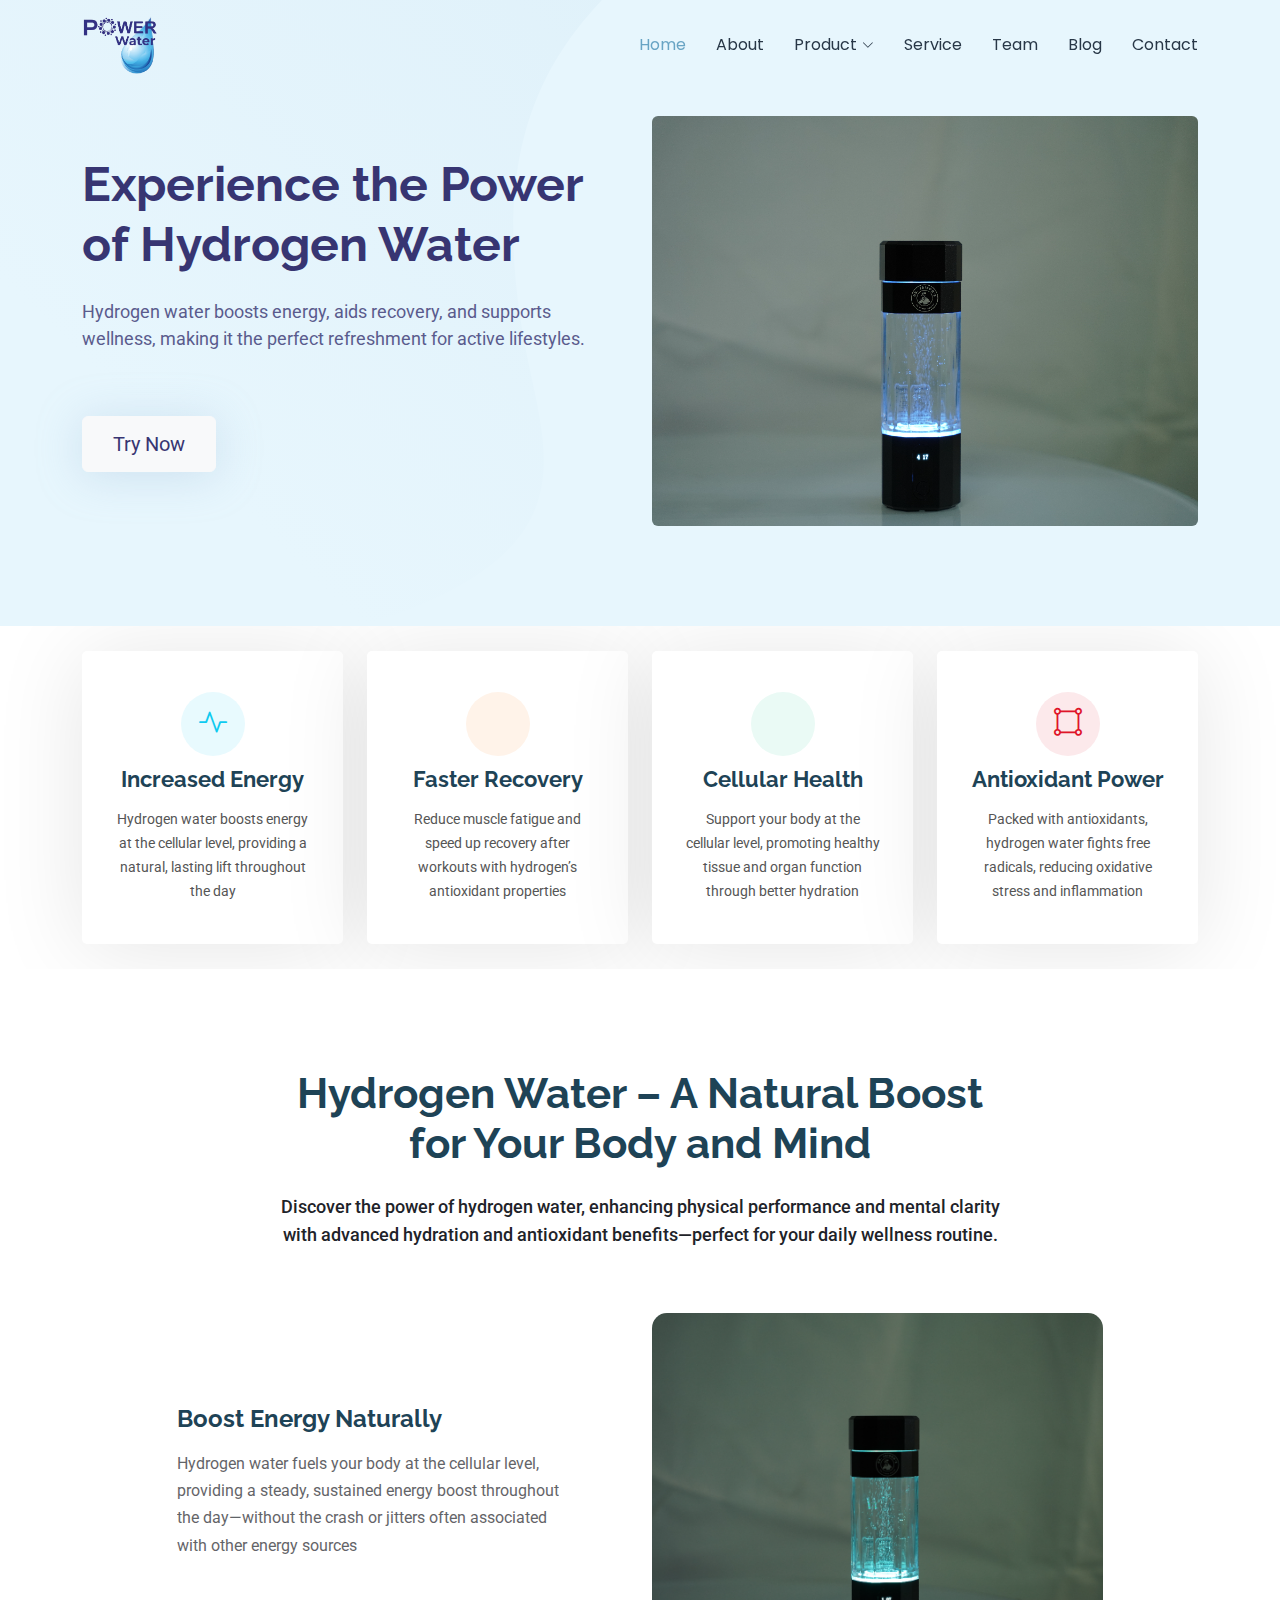
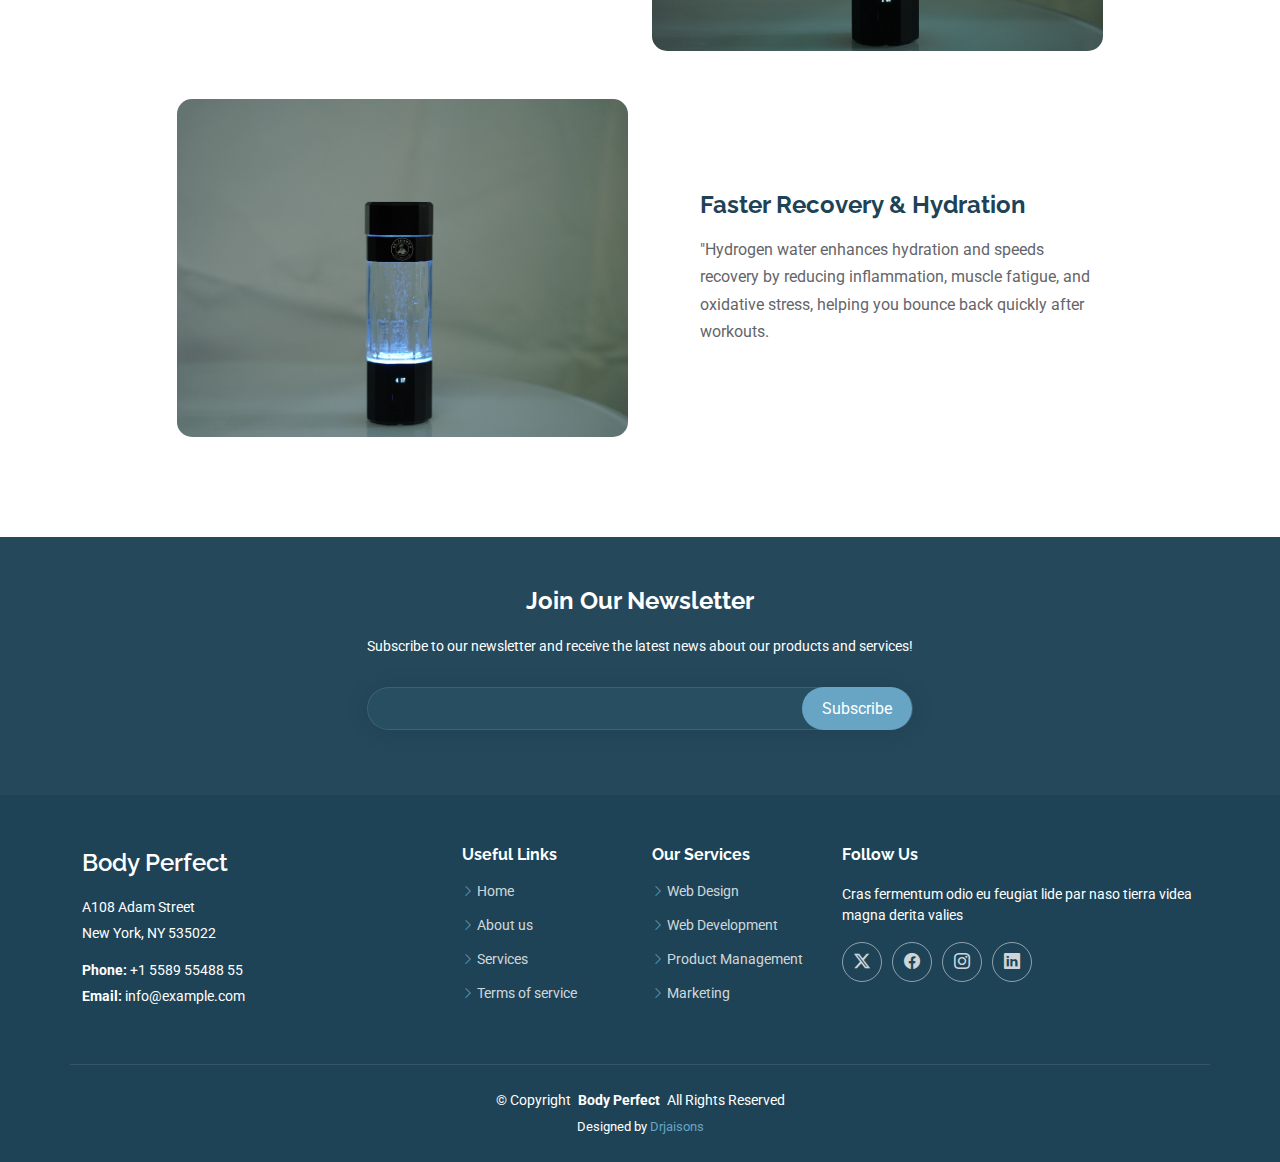
<file: hydrogenwater.html>
<!DOCTYPE html>
<html lang="en">

<head>
  <meta charset="utf-8">
  <meta content="width=device-width, initial-scale=1.0" name="viewport">
  <title>Power Water</title>
  <meta name="description" content="">
  <meta name="keywords" content="">

  <!-- Favicons -->
  <link href="./assets/img/Dr  Jaisons BRO (1)-03.png" rel="icon">
  <link href="./assets/img/Dr  Jaisons BRO (1)-03.png" rel="apple-touch-icon">

  <!--Icon-->
  <link rel="stylesheet" href="https://cdnjs.cloudflare.com/ajax/libs/font-awesome/6.6.0/css/all.min.css" integrity="sha512-Kc323vGBEqzTmouAECnVceyQqyqdsSiqLQISBL29aUW4U/M7pSPA/gEUZQqv1cwx4OnYxTxve5UMg5GT6L4JJg==" crossorigin="anonymous" referrerpolicy="no-referrer" />


  <!-- Fonts -->
  <link href="https://fonts.googleapis.com" rel="preconnect">
  <link href="https://fonts.gstatic.com" rel="preconnect" crossorigin>
  <link href="https://fonts.googleapis.com/css2?family=Roboto:ital,wght@0,100;0,300;0,400;0,500;0,700;0,900;1,100;1,300;1,400;1,500;1,700;1,900&family=Poppins:ital,wght@0,100;0,200;0,300;0,400;0,500;0,600;0,700;0,800;0,900;1,100;1,200;1,300;1,400;1,500;1,600;1,700;1,800;1,900&family=Raleway:ital,wght@0,100;0,200;0,300;0,400;0,500;0,600;0,700;0,800;0,900;1,100;1,200;1,300;1,400;1,500;1,600;1,700;1,800;1,900&display=swap" rel="stylesheet">

  <!-- Vendor CSS Files -->
  <link href="assets/vendor/bootstrap/css/bootstrap.min.css" rel="stylesheet">
  <link href="assets/vendor/bootstrap-icons/bootstrap-icons.css" rel="stylesheet">
  <link href="assets/vendor/aos/aos.css" rel="stylesheet">
  <link href="assets/vendor/glightbox/css/glightbox.min.css" rel="stylesheet">
  <link href="assets/vendor/swiper/swiper-bundle.min.css" rel="stylesheet">

  <!-- Main CSS File -->
  <link href="assets/css/main.css" rel="stylesheet">

  <!-- =======================================================
  * Template Name: Body Perfect
  * Template URL: https://bodyperfect.ae/free-bootstrap-template-corporate-moderna/
  * Updated: Aug 07 2024 with Bootstrap v5.3.3
  * Author: BodyPerfect.ae
  * License: https://bodyperfect.ae/license/
  ======================================================== -->
  <style>
    .navmenu a{
      color: #283747;
    }
    
    .ezy__header1 {
  /* Bootstrap variables */
  --bs-body-color: #373572;
  --bs-body-bg: rgb(231, 246, 253);

  /* Easy Frontend variables */
  --ezy-theme-color: rgb(13, 110, 253);
  --ezy-theme-color-rgb: 13, 110, 253;
  --ezy-shadow: 0px 4px 44px rgba(159, 190, 218, 0.37);

  background-color: var(--bs-body-bg);
  overflow: hidden;
  padding: 60px 0;
  position: relative;
}

@media (min-width: 768px) {
  .ezy__header1 {
    padding: 100px 0;
  }
}

.ezy__header1-heading {
  font-weight: bold;
  font-size: 25px;
  line-height: 25px;
  color: var(--bs-body-color);
}

@media (min-width: 768px) {
  .ezy__header1-heading {
    font-size: 48px;
    line-height: 60px;
  }
}

.ezy__header1-sub-heading {
  color: var(--bs-body-color);
  font-size: 18px;
  line-height: 1.5;
  opacity: 0.8;
}

.ezy__header1-btn {
  padding: 12px 30px;
  color: var(--bs-body-color);
  box-shadow: var(--ezy-shadow);
}
.ezy__about6 {
  /* Bootstrap variables */
  --bs-body-color: #1e2329;
  --bs-body-bg: rgb(255, 255, 255);

  /* Easy Frontend variables */
  --ezy-theme-color: rgb(13, 110, 253);
  --ezy-theme-color-rgb: 13, 110, 253;

  background-color: var(--bs-body-bg);
  color: var(--bs-body-color);
  overflow: hidden;
  padding: 60px 0;
}

@media (min-width: 768px) {
  .ezy__about6 {
    padding: 100px 0;
  }
}

/* Gray Block Style */
.gray .ezy__about6,
.ezy__about6.gray {
  /* Bootstrap variables */
  --bs-body-bg: rgb(246, 246, 246);
}

/* Dark Gray Block Style */
.dark-gray .ezy__about6,
.ezy__about6.dark-gray {
  /* Bootstrap variables */
  --bs-body-color: #ffffff;
  --bs-body-bg: rgb(30, 39, 53);
}

/* Dark Block Style */
.dark .ezy__about6,
.ezy__about6.dark {
  /* Bootstrap variables */
  --bs-body-color: #ffffff;
  --bs-body-bg: rgb(11, 23, 39);
}

.ezy__about6-heading {
  font-size: 35px;
  line-height: 45px;
}
@media (min-width: 768px) {
  .ezy__about6-heading {
    font-size: 42px;
    line-height: 50px;
  }
}
.ezy__about6-sub-heading {
  font-size: 18px;
  line-height: 28px;
  font-weight: 500;
}

.ezy__about6-banner {
  min-height: 300px;
  background-size: cover;
  background-position: center;
}

.ezy__about6-content p {
  font-size: 16px;
  line-height: 1.7;
  opacity: 0.7;
}

.ezy__about6 img {
  border-radius: 15px;
}
/* General mobile dropdown styling */
@media (max-width: 992px) {
  .navmenu {
    position: relative; /* Ensures the dropdown doesn't overflow */
    z-index: 9999; /* Elevates the menu */
  }

  /* Ensure the dropdown arrow is on the right side */
  .navmenu .dropdown > a {
    display: flex;
    justify-content: space-between;
    align-items: center;
    padding-right: 15px;
  }

  .navmenu .dropdown > a i {
    margin-left: auto;
  }

  /* Make sure dropdown is visible and properly positioned */
  .navmenu .dropdown-menu {
    display: none; /* Initially hidden */
    position: relative; /* Ensure the dropdown stays within its container */
    z-index: 9999;
    background-color: #fff;
    padding-left: 15px;
  }

  /* Show dropdown on click */
  .navmenu .dropdown.show .dropdown-menu {
    display: block; /* Show when active */
  }

  /* Additional dropdown items should not overflow */
  .navmenu .dropdown .dropdown-menu a {
    padding-left: 15px;
  }

  /* Rotate the arrow icon when dropdown is opened */
  .dropdown.show > a i.toggle-dropdown {
    transform: rotate(180deg);
    transition: transform 0.3s ease-in-out;
  }

  /* To make sure the menu doesn't jump below other sections */
  .header {
    position: relative;
    z-index: 1000; /* Slightly lower than the dropdown */
  }
}
.mobile-nav-toggle {
  color: black;
}

  </style>
</head>

<body class="about-page">

  <header id="header" class="header d-flex align-items-center fixed-top">
    <div class="container-fluid container-xl position-relative d-flex align-items-center justify-content-between">
      <a href="index.html" class="logo d-flex align-items-center">
        <img src="./assets/img/logo.png" alt="Logo">
      </a>
      <nav id="navmenu" class="navmenu">
        <ul>
          <li><a href="index.html" class="active">Home</a></li>
          <li><a href="about.html">About</a></li>
          <li class="dropdown">
            <a href="#">
              <span>Product</span>
              <i class="bi bi-chevron-down toggle-dropdown"></i>
            </a>
            <ul>
              <li><a href="./hydrogenwater.html">Hydrogen Water</a></li>
              <li><a href="./hydrogenbath.html">Hydrogen Bath</a></li>
              <li><a href="./hydrogenbreath.html">Hydrogen Breath</a></li>
            </ul>
          </li>
          <li><a href="portfolio.html">Service</a></li>
          <li><a href="team.html">Team</a></li>
          <li><a href="blog.html">Blog</a></li>
          <li><a href="contact.html">Contact</a></li>
        </ul>
        <i class="mobile-nav-toggle d-xl-none bi bi-list"></i>
      </nav>
    </div>
  </header>
  
  <section class="ezy__header1 light">
    <svg class="position-absolute start-0 top-0 bottom-0" width="602" height="742" viewBox="0 0 602 742" fill="none"
      xmlns="http://www.w3.org/2000/svg">
      <path
        d="M529.67 368.784C488.233 175.629 530.084 75.9263 602 0H0V742C7.22773 740.175 75.4574 695.495 242.852 656.948C584.139 584.605 555.256 488.05 529.67 368.784Z"
        fill="url(#paint0_linear_4_4301)" fill-opacity="0.6" />
      <defs>
        <linearGradient id="paint0_linear_4_4301" x1="310.118" y1="576.967" x2="770.228" y2="95.337"
          gradientUnits="userSpaceOnUse">
          <stop stop-color="#E7F6FD" />
          <stop offset="1" stop-color="#DBEEF8" />
        </linearGradient>
      </defs>
    </svg>
    <div class="container position-relative">
      <div class="row align-items-center">
        <div class="col-lg-6 pe-xl-5 text-center text-lg-start">
          <h2 class="ezy__header1-heading mb-4">Experience the Power of Hydrogen Water</h2>
          <p class="ezy__header1-sub-heading">
           Hydrogen water boosts energy, aids recovery, and supports wellness, making it the perfect refreshment for active lifestyles.
          </p>
          <a href="" class="btn btn-light ezy__header1-btn fs-5 mt-4 mt-md-5">Try Now</a>
        </div>
        <div class="col-lg-6 mt-5 mt-lg-0">
          <img src="./assets/img/about.jpg" alt="" class="rounded img-fluid mt-3" />
        </div>
      </div>
    </div>
  </section>

  <section id="featured-services" class="featured-services section">

    <div class="container">

      <div class="row gy-4">

        <div class="col-lg-3 col-md-6" data-aos="fade-up" data-aos-delay="100">
          <div class="service-item item-cyan position-relative">
            <div class="icon">
              <i class="bi bi-activity"></i>
            </div>
            <a href="service-details.html" class="stretched-link">
              <h3>Increased Energy</h3>
            </a>
            <p>Hydrogen water boosts energy at the cellular level, providing a natural, lasting lift throughout the day</p>
          </div>
        </div><!-- End Service Item -->

        <div class="col-lg-3 col-md-6" data-aos="fade-up" data-aos-delay="200">
          <div class="service-item item-orange position-relative">
            <div class="icon">
              <i class="fa-solid fa-lungs"></i>
            </div>
            <a href="service-details.html" class="stretched-link">
              <h3>Faster Recovery</h3>
            </a>
            <p>Reduce muscle fatigue and speed up recovery after workouts with hydrogen’s antioxidant properties</p>
          </div>
        </div><!-- End Service Item -->

        <div class="col-lg-3 col-md-6" data-aos="fade-up" data-aos-delay="300">
          <div class="service-item item-teal position-relative">
            <div class="icon">
              <i class="fa-solid fa-droplet"></i> 
            </div>
            <a href="service-details.html" class="stretched-link">
              <h3>Cellular Health</h3>
            </a>
            <p>Support your body at the cellular level, promoting healthy tissue and organ function through better hydration</p>
          </div>
        </div><!-- End Service Item -->

        <div class="col-lg-3 col-md-6" data-aos="fade-up" data-aos-delay="400">
          <div class="service-item item-red position-relative">
            <div class="icon">
              <i class="bi bi-bounding-box-circles"></i>
            </div>
            <a href="service-details.html" class="stretched-link">
              <h3>Antioxidant Power</h3>
            </a>
            <p>Packed with antioxidants, hydrogen water fights free radicals, reducing oxidative stress and inflammation</p>
            <a href="service-details.html" class="stretched-link"></a>
          </div>
        </div><!-- End Service Item -->
      </div>
    </div>
  </section>


  <section class="ezy__about6 light" id="ezy__about6">
    <div class="container">
      <div class="row justify-content-center text-center mb-5">
        <div class="col-12 col-md-8">
          <h2 class="ezy__about6-heading fw-bold mb-4">Hydrogen Water – A Natural Boost for Your Body and Mind</h2>
          <p class="ezy__about6-sub-heading">
            Discover the power of hydrogen water, enhancing physical performance and mental clarity with advanced hydration and antioxidant benefits—perfect for your daily wellness routine.
          </p>
        </div>
      </div>
      <div class="row align-items-center justify-content-center mt-5">
        <div class="col-12 col-md-5 order-2">
          <div class="d-flex flex-column justify-content-center ezy__about6-content pe-md-5">
            <h4 class="fw-bold mb-3">Boost Energy Naturally</h4>
            <p class="mb-0">
                Hydrogen water fuels your body at the cellular level, providing a steady, sustained energy boost throughout the day—without the crash or jitters often associated with other energy sources
            </p>
          </div>
        </div>
        <div class="col-12 col-md-5 order-1 order-md-2 mb-4 mb-md-0">
          <div>
            <img src="./assets/img/hwater.jpg" alt="" class="img-fluid" />
          </div>
        </div>
      </div>
      <div class="row align-items-center justify-content-center mt-5">
        <div class="col-12 col-md-5 order-2">
          <div class="d-flex flex-column justify-content-center ezy__about6-content ps-md-5">
            <h4 class="fw-bold mb-3">Faster Recovery & Hydration</h4>
            <p class="mb-0">
                "Hydrogen water enhances hydration and speeds recovery by reducing inflammation, muscle fatigue, and oxidative stress, helping you bounce back quickly after workouts.
            </p>
          </div>
        </div>
        <div class="col-12 col-md-5 order-1 mb-4 mb-md-0">
          <div>
            <img src="./assets/img/about.jpg" alt="" class="img-fluid" />
          </div>
        </div>
      </div>
    </div>
  </section>


  <footer id="footer" class="footer dark-background">

    <div class="footer-newsletter">
      <div class="container">
        <div class="row justify-content-center text-center">
          <div class="col-lg-6">
            <h4>Join Our Newsletter</h4>
            <p>Subscribe to our newsletter and receive the latest news about our products and services!</p>
            <form action="forms/newsletter.php" method="post" class="php-email-form">
              <div class="newsletter-form"><input type="email" name="email"><input type="submit" value="Subscribe"></div>
              <div class="loading">Loading</div>
              <div class="error-message"></div>
              <div class="sent-message">Your subscription request has been sent. Thank you!</div>
            </form>
          </div>
        </div>
      </div>
    </div>

    <div class="container footer-top">
      <div class="row gy-4">
        <div class="col-lg-4 col-md-6 footer-about">
          <a href="index.html" class="d-flex align-items-center">
            <span class="sitename">Body Perfect</span>
          </a>
          <div class="footer-contact pt-3">
            <p>A108 Adam Street</p>
            <p>New York, NY 535022</p>
            <p class="mt-3"><strong>Phone:</strong> <span>+1 5589 55488 55</span></p>
            <p><strong>Email:</strong> <span>info@example.com</span></p>
          </div>
        </div>

        <div class="col-lg-2 col-md-3 footer-links">
          <h4>Useful Links</h4>
          <ul>
            <li><i class="bi bi-chevron-right"></i> <a href="#">Home</a></li>
            <li><i class="bi bi-chevron-right"></i> <a href="#">About us</a></li>
            <li><i class="bi bi-chevron-right"></i> <a href="#">Services</a></li>
            <li><i class="bi bi-chevron-right"></i> <a href="#">Terms of service</a></li>
          </ul>
        </div>

        <div class="col-lg-2 col-md-3 footer-links">
          <h4>Our Services</h4>
          <ul>
            <li><i class="bi bi-chevron-right"></i> <a href="#">Web Design</a></li>
            <li><i class="bi bi-chevron-right"></i> <a href="#">Web Development</a></li>
            <li><i class="bi bi-chevron-right"></i> <a href="#">Product Management</a></li>
            <li><i class="bi bi-chevron-right"></i> <a href="#">Marketing</a></li>
          </ul>
        </div>

        <div class="col-lg-4 col-md-12">
          <h4>Follow Us</h4>
          <p>Cras fermentum odio eu feugiat lide par naso tierra videa magna derita valies</p>
          <div class="social-links d-flex">
            <a href=""><i class="bi bi-twitter-x"></i></a>
            <a href=""><i class="bi bi-facebook"></i></a>
            <a href=""><i class="bi bi-instagram"></i></a>
            <a href=""><i class="bi bi-linkedin"></i></a>
          </div>
        </div>

      </div>
    </div>

    <div class="container copyright text-center mt-4">
      <p>© <span>Copyright</span> <strong class="px-1 sitename">Body Perfect</strong> <span>All Rights Reserved</span></p>
      <div class="credits">
        <!-- All the links in the footer should remain intact. -->
        <!-- You can delete the links only if you've purchased the pro version. -->
        <!-- Licensing information: https://bodyperfect.ae/license/ -->
        <!-- Purchase the pro version with working PHP/AJAX contact form: [buy-url] -->
        Designed by <a href="https://bodyperfect.ae/">Drjaisons</a>
      </div>
    </div>

  </footer>

  <!-- Scroll Top -->
  <a href="#" id="scroll-top" class="scroll-top d-flex align-items-center justify-content-center"><i class="bi bi-arrow-up-short"></i></a>

  <!-- Preloader -->
  <div id="preloader"></div>

  <!-- Vendor JS Files -->
  <script src="assets/vendor/bootstrap/js/bootstrap.bundle.min.js"></script>
  <script src="assets/vendor/php-email-form/validate.js"></script>
  <script src="assets/vendor/aos/aos.js"></script>
  <script src="assets/vendor/glightbox/js/glightbox.min.js"></script>
  <script src="assets/vendor/purecounter/purecounter_vanilla.js"></script>
  <script src="assets/vendor/swiper/swiper-bundle.min.js"></script>
  <script src="assets/vendor/waypoints/noframework.waypoints.js"></script>
  <script src="assets/vendor/imagesloaded/imagesloaded.pkgd.min.js"></script>
  <script src="assets/vendor/isotope-layout/isotope.pkgd.min.js"></script>

  <!-- Main JS File -->
  <script src="assets/js/main.js"></script>
  <script>
    document.addEventListener('DOMContentLoaded', function () {
  var dropdowns = document.querySelectorAll('.dropdown-toggle');
  
  dropdowns.forEach(function (dropdown) {
    dropdown.addEventListener('click', function () {
      var dropdownMenu = this.nextElementSibling;

      // Toggle dropdown visibility
      dropdownMenu.classList.toggle('show');
    });
  });
});
  </script>

</body>

</html>
</file>
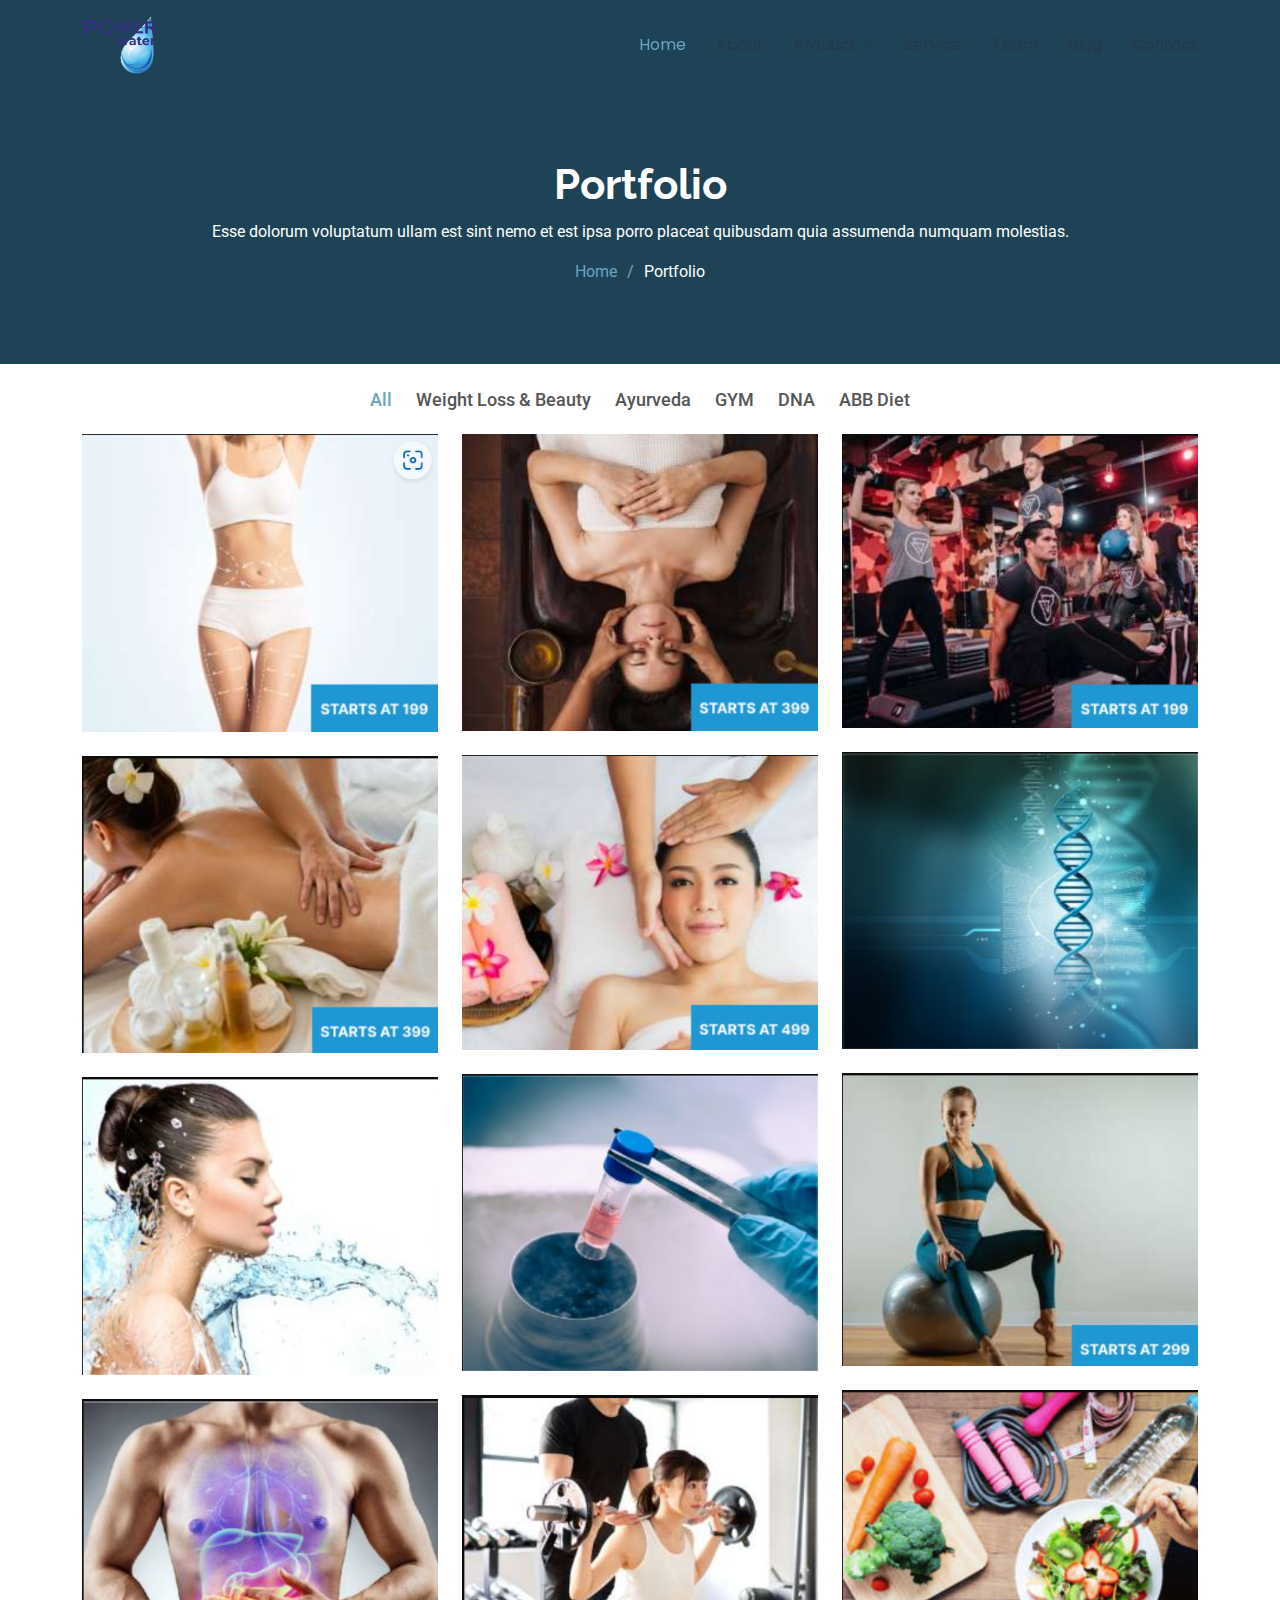
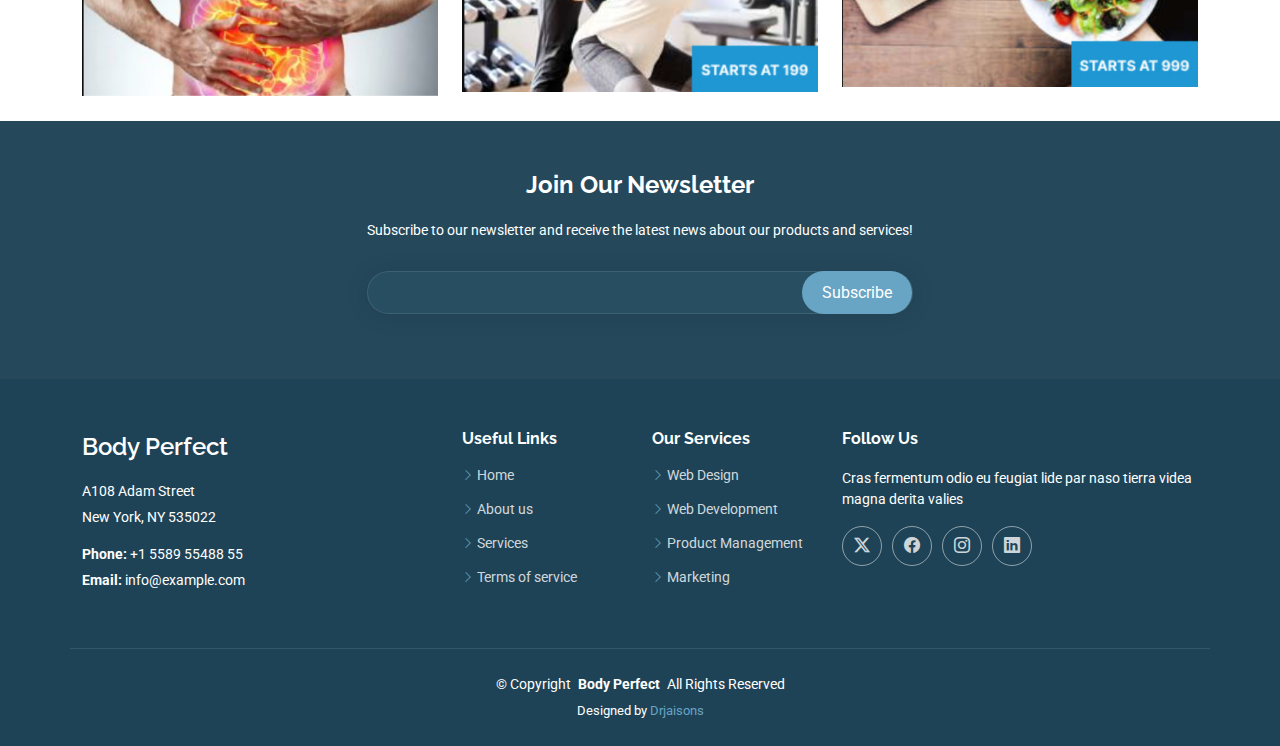
<file: portfolio.html>
<!DOCTYPE html>
<html lang="en">

<head>
  <meta charset="utf-8">
  <meta content="width=device-width, initial-scale=1.0" name="viewport">
  <title>Portfolio - Body Perfect Bootstrap Template</title>
  <meta name="description" content="">
  <meta name="keywords" content="">

  <!-- Favicons -->
  <link href="./assets/img/Dr  Jaisons BRO (1)-03.png" rel="icon">
  <link href="./assets/img/Dr  Jaisons BRO (1)-03.png" rel="apple-touch-icon">

  <!-- Fonts -->
  <link href="https://fonts.googleapis.com" rel="preconnect">
  <link href="https://fonts.gstatic.com" rel="preconnect" crossorigin>
  <link href="https://fonts.googleapis.com/css2?family=Roboto:ital,wght@0,100;0,300;0,400;0,500;0,700;0,900;1,100;1,300;1,400;1,500;1,700;1,900&family=Poppins:ital,wght@0,100;0,200;0,300;0,400;0,500;0,600;0,700;0,800;0,900;1,100;1,200;1,300;1,400;1,500;1,600;1,700;1,800;1,900&family=Raleway:ital,wght@0,100;0,200;0,300;0,400;0,500;0,600;0,700;0,800;0,900;1,100;1,200;1,300;1,400;1,500;1,600;1,700;1,800;1,900&display=swap" rel="stylesheet">

  <!-- Vendor CSS Files -->
  <link href="assets/vendor/bootstrap/css/bootstrap.min.css" rel="stylesheet">
  <link href="assets/vendor/bootstrap-icons/bootstrap-icons.css" rel="stylesheet">
  <link href="assets/vendor/aos/aos.css" rel="stylesheet">
  <link href="assets/vendor/glightbox/css/glightbox.min.css" rel="stylesheet">
  <link href="assets/vendor/swiper/swiper-bundle.min.css" rel="stylesheet">

  <!-- Main CSS File -->
  <link href="assets/css/main.css" rel="stylesheet">

  <!-- =======================================================
  * Template Name: Body Perfect
  * Template URL: https://bodyperfect.ae/free-bootstrap-template-corporate-moderna/
  * Updated: Aug 07 2024 with Bootstrap v5.3.3
  * Author: BodyPerfect.ae
  * License: https://bodyperfect.ae/license/
  ======================================================== -->
  <style>
    .navmenu a{
      color: #283747;
    }
    /* From Uiverse.io by CristianMontoya98 */ 
.btn {
 width: 6.5em;
 height: 2.3em;
 margin: 0.5em;
 background: black;
 color: white;
 border: none;
 border-radius: 0.625em;
 font-size: 15px;
 font-weight:500;
 cursor: pointer;
 position: relative;
 z-index: 1;
 overflow: hidden;
}

button:hover {
 color: black;
}

button:after {
 content: "";
 background: rgba(47, 72, 112, 0.683);
 position: absolute;
 z-index: -1;
 left: -20%;
 right: -20%;
 top: 0;
 bottom: 0;
 transform: skewX(-45deg) scale(0, 1);
 transition: all 0.5s;
}

button:hover:after {
 transform: skewX(-45deg) scale(1, 1);
 -webkit-transition: all 0.5s;
 transition: all 0.5s;
}
/* General mobile dropdown styling */
@media (max-width: 992px) {
  .navmenu {
    position: relative; /* Ensures the dropdown doesn't overflow */
    z-index: 9999; /* Elevates the menu */
  }

  /* Ensure the dropdown arrow is on the right side */
  .navmenu .dropdown > a {
    display: flex;
    justify-content: space-between;
    align-items: center;
    padding-right: 15px;
  }

  .navmenu .dropdown > a i {
    margin-left: auto;
  }

  /* Make sure dropdown is visible and properly positioned */
  .navmenu .dropdown-menu {
    display: none; /* Initially hidden */
    position: relative; /* Ensure the dropdown stays within its container */
    z-index: 9999;
    background-color: #fff;
    padding-left: 15px;
  }

  /* Show dropdown on click */
  .navmenu .dropdown.show .dropdown-menu {
    display: block; /* Show when active */
  }

  /* Additional dropdown items should not overflow */
  .navmenu .dropdown .dropdown-menu a {
    padding-left: 15px;
  }

  /* Rotate the arrow icon when dropdown is opened */
  .dropdown.show > a i.toggle-dropdown {
    transform: rotate(180deg);
    transition: transform 0.3s ease-in-out;
  }

  /* To make sure the menu doesn't jump below other sections */
  .header {
    position: relative;
    z-index: 1000; /* Slightly lower than the dropdown */
  }
}
.mobile-nav-toggle {
  color: black;
}

  </style>
</head>

<body class="portfolio-page">

  <header id="header" class="header d-flex align-items-center fixed-top">
    <div class="container-fluid container-xl position-relative d-flex align-items-center justify-content-between">
      <a href="index.html" class="logo d-flex align-items-center">
        <img src="./assets/img/logo.png" alt="Logo">
      </a>
      <nav id="navmenu" class="navmenu">
        <ul>
          <li><a href="index.html" class="active">Home</a></li>
          <li><a href="about.html">About</a></li>
          <li class="dropdown">
            <a href="#">
              <span>Product</span>
              <i class="bi bi-chevron-down toggle-dropdown"></i>
            </a>
            <ul>
              <li><a href="./hydrogenwater.html">Hydrogen Water</a></li>
              <li><a href="./hydrogenbath.html">Hydrogen Bath</a></li>
              <li><a href="./hydrogenbreath.html">Hydrogen Breath</a></li>
            </ul>
          </li>
          <li><a href="portfolio.html">Service</a></li>
          <li><a href="team.html">Team</a></li>
          <li><a href="blog.html">Blog</a></li>
          <li><a href="contact.html">Contact</a></li>
        </ul>
        <i class="mobile-nav-toggle d-xl-none bi bi-list"></i>
      </nav>
    </div>
  </header>
  

  <main class="main">

    <!-- Page Title -->
    <div class="page-title dark-background">
      <div class="container position-relative">
        <h1>Portfolio</h1>
        <p>Esse dolorum voluptatum ullam est sint nemo et est ipsa porro placeat quibusdam quia assumenda numquam molestias.</p>
        <nav class="breadcrumbs">
          <ol>
            <li><a href="index.html">Home</a></li>
            <li class="current">Portfolio</li>
          </ol>
        </nav>
      </div>
    </div><!-- End Page Title -->

    <!-- Portfolio Section -->
    <section id="portfolio" class="portfolio section">

      <div class="container">

        <div class="isotope-layout" data-default-filter="*" data-layout="masonry" data-sort="original-order">

          <ul class="portfolio-filters isotope-filters" data-aos="fade-up" data-aos-delay="100">
            <li data-filter="*" class="filter-active">All</li>
            <li data-filter=".filter-app">Weight Loss & Beauty</li>
            <li data-filter=".filter-product">Ayurveda</li>
            <li data-filter=".filter-branding">GYM</li>
            <li data-filter=".filter-books">DNA</li>
            <li data-filter=".filter-Diet">ABB Diet</li>
          </ul><!-- End Portfolio Filters -->

          <div class="row gy-4 isotope-container" data-aos="fade-up" data-aos-delay="200">

            <div class="col-lg-4 col-md-6 portfolio-item isotope-item filter-app">
              <div class="portfolio-content h-100">
                <img src="./assets/img/s1.png" class="img-fluid" alt="">
                <div class="portfolio-info">
                  <p>Lorem ipsum, dolor sit amet consectetur <button class="btn"> More
                  </button></p>
                  
                </div>
              </div>
            </div><!-- End Portfolio Item -->

            <div class="col-lg-4 col-md-6 portfolio-item isotope-item filter-product">
              <div class="portfolio-content h-100">
                <img src="./assets/img/s3.png" class="img-fluid" alt="">
                <div class="portfolio-info">
                  <p>Lorem ipsum, dolor sit amet consectetur <button class="btn"> More
                  </button></p>
                </div>
              </div>
            </div><!-- End Portfolio Item -->

            <div class="col-lg-4 col-md-6 portfolio-item isotope-item filter-branding">
              <div class="portfolio-content h-100">
                <img src="./assets/img/s6.png" class="img-fluid" alt="">
                <div class="portfolio-info">
                  <p>Lorem ipsum, dolor sit amet consectetur <button class="btn"> More
                  </button></p>
                 
                </div>
              </div>
            </div><!-- End Portfolio Item -->

            <div class="col-lg-4 col-md-6 portfolio-item isotope-item filter-books">
              <div class="portfolio-content h-100">
                <img src="./assets/img/s10.png" class="img-fluid" alt="">
                <div class="portfolio-info">
                  <p>Lorem ipsum, dolor sit amet consectetur <button class="btn"> More
                  </button></p>
                 
                </div>
              </div>
            </div><!-- End Portfolio Item -->

            <div class="col-lg-4 col-md-6 portfolio-item isotope-item filter-app">
              <div class="portfolio-content h-100">
                <img src="./assets/img/s2.png" class="img-fluid" alt="">
                <div class="portfolio-info">
                  <p>Lorem ipsum, dolor sit amet consectetur <button class="btn"> More
                  </button></p>
                  
                </div>
              </div>
            </div><!-- End Portfolio Item -->

            <div class="col-lg-4 col-md-6 portfolio-item isotope-item filter-product">
              <div class="portfolio-content h-100">
                <img src="./assets/img/s4.png" class="img-fluid" alt="">
                <div class="portfolio-info">
                  <<p>Lorem ipsum, dolor sit amet consectetur <button class="btn"> More
                  </button></p>
                  
                </div>
              </div>
            </div><!-- End Portfolio Item -->

            <div class="col-lg-4 col-md-6 portfolio-item isotope-item filter-branding">
              <div class="portfolio-content h-100">
                <img src="./assets/img/s7.png" class="img-fluid" alt="">
                <div class="portfolio-info">
                  <p>Lorem ipsum, dolor sit amet consectetur <button class="btn"> More
                  </button></p>
                  
                </div>
              </div>
            </div><!-- End Portfolio Item -->

            <div class="col-lg-4 col-md-6 portfolio-item isotope-item filter-books">
              <div class="portfolio-content h-100">
                <img src="./assets/img/s12.png" class="img-fluid" alt="">
                <div class="portfolio-info">
                  <p>Lorem ipsum, dolor sit amet consectetur <button class="btn"> More
                  </button></p>
                   
                </div>
              </div>
            </div><!-- End Portfolio Item -->

            <div class="col-lg-4 col-md-6 portfolio-item isotope-item filter-app">
              <div class="portfolio-content h-100">
                <img src="./assets/img/s11.png" class="img-fluid" alt="">
                <div class="portfolio-info">
                  <p>Lorem ipsum, dolor sit amet consectetur <button class="btn"> More
                  </button></p>
                  
                </div>
              </div>
            </div><!-- End Portfolio Item -->

            <div class="col-lg-4 col-md-6 portfolio-item isotope-item filter-Diet">
              <div class="portfolio-content h-100">
                <img src="./assets/img/s5.png" class="img-fluid" alt="">
                <div class="portfolio-info">
                  <p>Lorem ipsum, dolor sit amet consectetur <button class="btn"> More
                  </button></p>
                 
                </div>
              </div>
            </div>

            <div class="col-lg-4 col-md-6 portfolio-item isotope-item filter-branding">
              <div class="portfolio-content h-100">
                <img src="./assets/img/s8.png" class="img-fluid" alt="">
                <div class="portfolio-info">
                  <p>Lorem ipsum, dolor sit amet consectetur <button class="btn"> More
                  </button></p>
                </div>
              </div>
            </div><!-- End Portfolio Item -->

            <div class="col-lg-4 col-md-6 portfolio-item isotope-item filter-books">
              <div class="portfolio-content h-100">
                <img src="./assets/img/s9.png" class="img-fluid" alt="">
                <div class="portfolio-info">
                  <p>Lorem ipsum, dolor sit amet consectetur <button class="btn"> More
                  </button></p>
                </div>
              </div>
            </div><!-- End Portfolio Item -->

          </div><!-- End Portfolio Container -->

        </div>

      </div>

    </section><!-- /Portfolio Section -->

  </main>

  <footer id="footer" class="footer dark-background">

    <div class="footer-newsletter">
      <div class="container">
        <div class="row justify-content-center text-center">
          <div class="col-lg-6">
            <h4>Join Our Newsletter</h4>
            <p>Subscribe to our newsletter and receive the latest news about our products and services!</p>
            <form action="forms/newsletter.php" method="post" class="php-email-form">
              <div class="newsletter-form"><input type="email" name="email"><input type="submit" value="Subscribe"></div>
              <div class="loading">Loading</div>
              <div class="error-message"></div>
              <div class="sent-message">Your subscription request has been sent. Thank you!</div>
            </form>
          </div>
        </div>
      </div>
    </div>

    <div class="container footer-top">
      <div class="row gy-4">
        <div class="col-lg-4 col-md-6 footer-about">
          <a href="index.html" class="d-flex align-items-center">
            <span class="sitename">Body Perfect</span>
          </a>
          <div class="footer-contact pt-3">
            <p>A108 Adam Street</p>
            <p>New York, NY 535022</p>
            <p class="mt-3"><strong>Phone:</strong> <span>+1 5589 55488 55</span></p>
            <p><strong>Email:</strong> <span>info@example.com</span></p>
          </div>
        </div>

        <div class="col-lg-2 col-md-3 footer-links">
          <h4>Useful Links</h4>
          <ul>
            <li><i class="bi bi-chevron-right"></i> <a href="#">Home</a></li>
            <li><i class="bi bi-chevron-right"></i> <a href="#">About us</a></li>
            <li><i class="bi bi-chevron-right"></i> <a href="#">Services</a></li>
            <li><i class="bi bi-chevron-right"></i> <a href="#">Terms of service</a></li>
          </ul>
        </div>

        <div class="col-lg-2 col-md-3 footer-links">
          <h4>Our Services</h4>
          <ul>
            <li><i class="bi bi-chevron-right"></i> <a href="#">Web Design</a></li>
            <li><i class="bi bi-chevron-right"></i> <a href="#">Web Development</a></li>
            <li><i class="bi bi-chevron-right"></i> <a href="#">Product Management</a></li>
            <li><i class="bi bi-chevron-right"></i> <a href="#">Marketing</a></li>
          </ul>
        </div>

        <div class="col-lg-4 col-md-12">
          <h4>Follow Us</h4>
          <p>Cras fermentum odio eu feugiat lide par naso tierra videa magna derita valies</p>
          <div class="social-links d-flex">
            <a href=""><i class="bi bi-twitter-x"></i></a>
            <a href=""><i class="bi bi-facebook"></i></a>
            <a href=""><i class="bi bi-instagram"></i></a>
            <a href=""><i class="bi bi-linkedin"></i></a>
          </div>
        </div>

      </div>
    </div>

    <div class="container copyright text-center mt-4">
      <p>© <span>Copyright</span> <strong class="px-1 sitename">Body Perfect</strong> <span>All Rights Reserved</span></p>
      <div class="credits">
        <!-- All the links in the footer should remain intact. -->
        <!-- You can delete the links only if you've purchased the pro version. -->
        <!-- Licensing information: https://bodyperfect.ae/license/ -->
        <!-- Purchase the pro version with working PHP/AJAX contact form: [buy-url] -->
        Designed by <a href="https://bodyperfect.ae/">Drjaisons</a>
      </div>
    </div>

  </footer>

  <!-- Scroll Top -->
  <a href="#" id="scroll-top" class="scroll-top d-flex align-items-center justify-content-center"><i class="bi bi-arrow-up-short"></i></a>

  <!-- Preloader -->
  <div id="preloader"></div>

  <!-- Vendor JS Files -->
  <script src="assets/vendor/bootstrap/js/bootstrap.bundle.min.js"></script>
  <script src="assets/vendor/php-email-form/validate.js"></script>
  <script src="assets/vendor/aos/aos.js"></script>
  <script src="assets/vendor/glightbox/js/glightbox.min.js"></script>
  <script src="assets/vendor/purecounter/purecounter_vanilla.js"></script>
  <script src="assets/vendor/swiper/swiper-bundle.min.js"></script>
  <script src="assets/vendor/waypoints/noframework.waypoints.js"></script>
  <script src="assets/vendor/imagesloaded/imagesloaded.pkgd.min.js"></script>
  <script src="assets/vendor/isotope-layout/isotope.pkgd.min.js"></script>

  <!-- Main JS File -->
  <script src="assets/js/main.js"></script>
  <script>
    document.addEventListener('DOMContentLoaded', function () {
  var dropdowns = document.querySelectorAll('.dropdown-toggle');
  
  dropdowns.forEach(function (dropdown) {
    dropdown.addEventListener('click', function () {
      var dropdownMenu = this.nextElementSibling;

      // Toggle dropdown visibility
      dropdownMenu.classList.toggle('show');
    });
  });
});
  </script>

</body>

</html>
</file>
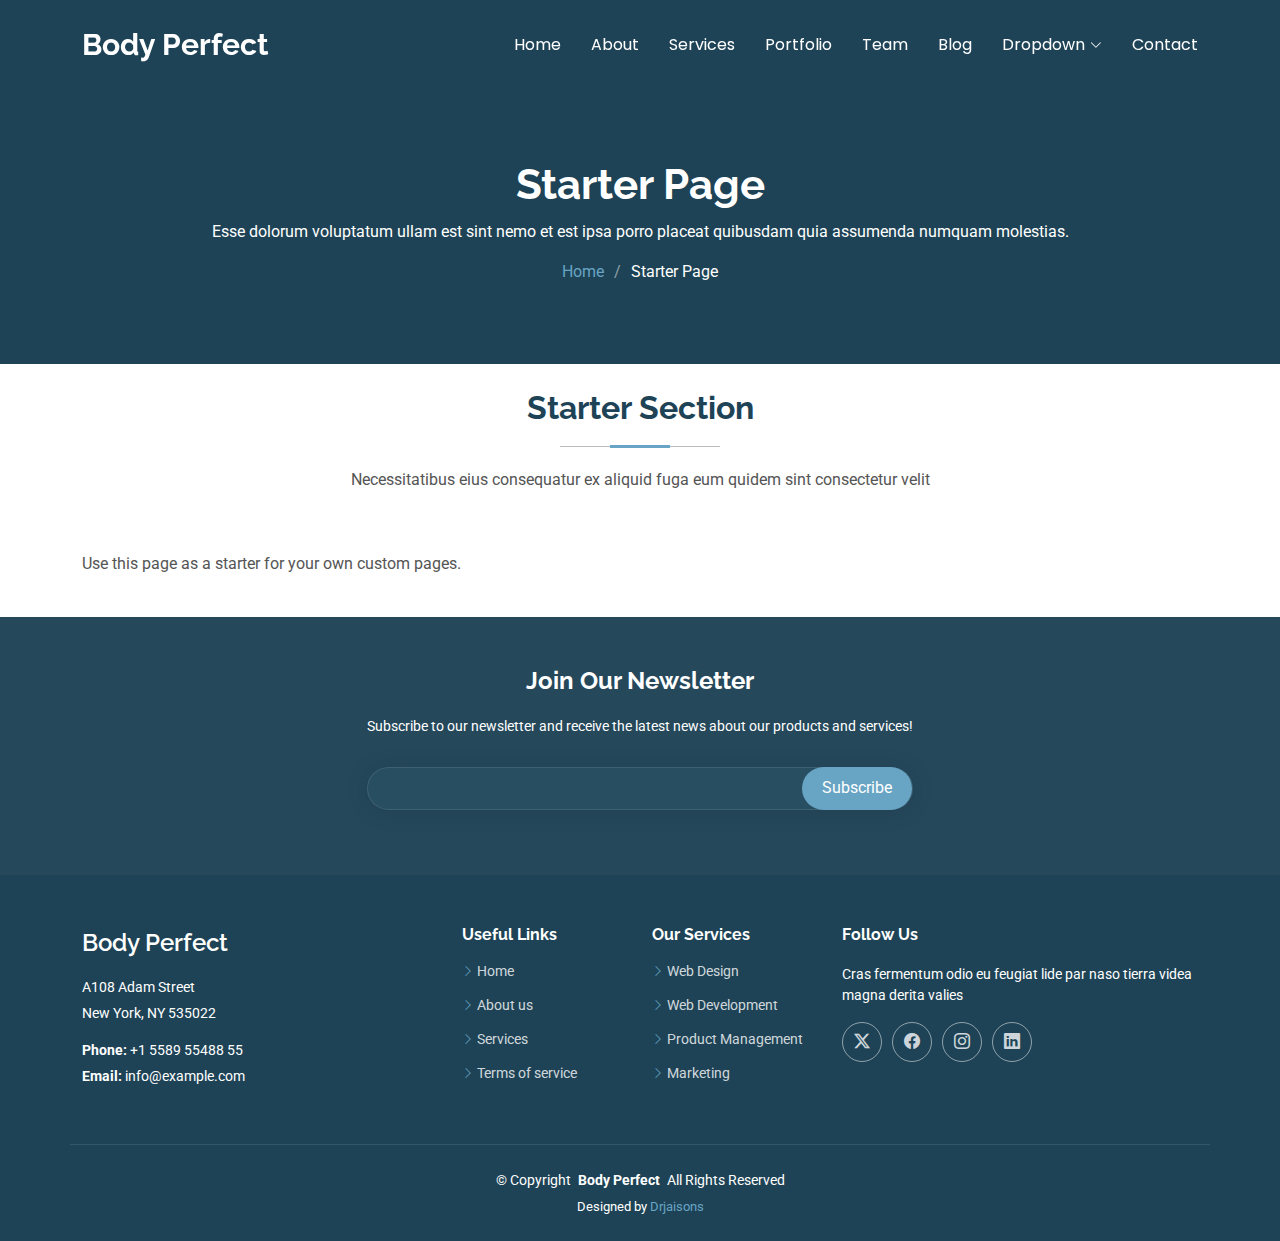
<file: starter-page.html>
<!DOCTYPE html>
<html lang="en">

<head>
  <meta charset="utf-8">
  <meta content="width=device-width, initial-scale=1.0" name="viewport">
  <title>Starter Page - Body Perfect Bootstrap Template</title>
  <meta name="description" content="">
  <meta name="keywords" content="">

  <!-- Favicons -->
  <link href="assets/img/favicon.png" rel="icon">
  <link href="assets/img/apple-touch-icon.png" rel="apple-touch-icon">

  <!-- Fonts -->
  <link href="https://fonts.googleapis.com" rel="preconnect">
  <link href="https://fonts.gstatic.com" rel="preconnect" crossorigin>
  <link href="https://fonts.googleapis.com/css2?family=Roboto:ital,wght@0,100;0,300;0,400;0,500;0,700;0,900;1,100;1,300;1,400;1,500;1,700;1,900&family=Poppins:ital,wght@0,100;0,200;0,300;0,400;0,500;0,600;0,700;0,800;0,900;1,100;1,200;1,300;1,400;1,500;1,600;1,700;1,800;1,900&family=Raleway:ital,wght@0,100;0,200;0,300;0,400;0,500;0,600;0,700;0,800;0,900;1,100;1,200;1,300;1,400;1,500;1,600;1,700;1,800;1,900&display=swap" rel="stylesheet">

  <!-- Vendor CSS Files -->
  <link href="assets/vendor/bootstrap/css/bootstrap.min.css" rel="stylesheet">
  <link href="assets/vendor/bootstrap-icons/bootstrap-icons.css" rel="stylesheet">
  <link href="assets/vendor/aos/aos.css" rel="stylesheet">
  <link href="assets/vendor/glightbox/css/glightbox.min.css" rel="stylesheet">
  <link href="assets/vendor/swiper/swiper-bundle.min.css" rel="stylesheet">

  <!-- Main CSS File -->
  <link href="assets/css/main.css" rel="stylesheet">

  <!-- =======================================================
  * Template Name: Body Perfect
  * Template URL: https://bodyperfect.ae/free-bootstrap-template-corporate-moderna/
  * Updated: Aug 07 2024 with Bootstrap v5.3.3
  * Author: BodyPerfect.ae
  * License: https://bodyperfect.ae/license/
  ======================================================== -->
</head>

<body class="starter-page-page">

  <header id="header" class="header d-flex align-items-center fixed-top">
    <div class="container-fluid container-xl position-relative d-flex align-items-center justify-content-between">

      <a href="index.html" class="logo d-flex align-items-center">
        <!-- Uncomment the line below if you also wish to use an image logo -->
        <!-- <img src="assets/img/logo.png" alt=""> -->
        <h1 class="sitename">Body Perfect</h1>
      </a>

      <nav id="navmenu" class="navmenu">
        <ul>
          <li><a href="index.html">Home</a></li>
          <li><a href="about.html">About</a></li>
          <li><a href="services.html">Services</a></li>
          <li><a href="portfolio.html">Portfolio</a></li>
          <li><a href="team.html">Team</a></li>
          <li><a href="blog.html">Blog</a></li>
          <li class="dropdown"><a href="#"><span>Dropdown</span> <i class="bi bi-chevron-down toggle-dropdown"></i></a>
            <ul>
              <li><a href="#">Dropdown 1</a></li>
              <li class="dropdown"><a href="#"><span>Deep Dropdown</span> <i class="bi bi-chevron-down toggle-dropdown"></i></a>
                <ul>
                  <li><a href="#">Deep Dropdown 1</a></li>
                  <li><a href="#">Deep Dropdown 2</a></li>
                  <li><a href="#">Deep Dropdown 3</a></li>
                  <li><a href="#">Deep Dropdown 4</a></li>
                  <li><a href="#">Deep Dropdown 5</a></li>
                </ul>
              </li>
              <li><a href="#">Dropdown 2</a></li>
              <li><a href="#">Dropdown 3</a></li>
              <li><a href="#">Dropdown 4</a></li>
            </ul>
          </li>
          <li><a href="contact.html">Contact</a></li>
        </ul>
        <i class="mobile-nav-toggle d-xl-none bi bi-list"></i>
      </nav>

    </div>
  </header>

  <main class="main">

    <!-- Page Title -->
    <div class="page-title dark-background">
      <div class="container position-relative">
        <h1>Starter Page</h1>
        <p>Esse dolorum voluptatum ullam est sint nemo et est ipsa porro placeat quibusdam quia assumenda numquam molestias.</p>
        <nav class="breadcrumbs">
          <ol>
            <li><a href="index.html">Home</a></li>
            <li class="current">Starter Page</li>
          </ol>
        </nav>
      </div>
    </div><!-- End Page Title -->

    <!-- Starter Section Section -->
    <section id="starter-section" class="starter-section section">

      <!-- Section Title -->
      <div class="container section-title" data-aos="fade-up">
        <h2>Starter Section</h2>
        <p>Necessitatibus eius consequatur ex aliquid fuga eum quidem sint consectetur velit</p>
      </div><!-- End Section Title -->

      <div class="container" data-aos="fade-up">
        <p>Use this page as a starter for your own custom pages.</p>
      </div>

    </section><!-- /Starter Section Section -->

  </main>

  <footer id="footer" class="footer dark-background">

    <div class="footer-newsletter">
      <div class="container">
        <div class="row justify-content-center text-center">
          <div class="col-lg-6">
            <h4>Join Our Newsletter</h4>
            <p>Subscribe to our newsletter and receive the latest news about our products and services!</p>
            <form action="forms/newsletter.php" method="post" class="php-email-form">
              <div class="newsletter-form"><input type="email" name="email"><input type="submit" value="Subscribe"></div>
              <div class="loading">Loading</div>
              <div class="error-message"></div>
              <div class="sent-message">Your subscription request has been sent. Thank you!</div>
            </form>
          </div>
        </div>
      </div>
    </div>

    <div class="container footer-top">
      <div class="row gy-4">
        <div class="col-lg-4 col-md-6 footer-about">
          <a href="index.html" class="d-flex align-items-center">
            <span class="sitename">Body Perfect</span>
          </a>
          <div class="footer-contact pt-3">
            <p>A108 Adam Street</p>
            <p>New York, NY 535022</p>
            <p class="mt-3"><strong>Phone:</strong> <span>+1 5589 55488 55</span></p>
            <p><strong>Email:</strong> <span>info@example.com</span></p>
          </div>
        </div>

        <div class="col-lg-2 col-md-3 footer-links">
          <h4>Useful Links</h4>
          <ul>
            <li><i class="bi bi-chevron-right"></i> <a href="#">Home</a></li>
            <li><i class="bi bi-chevron-right"></i> <a href="#">About us</a></li>
            <li><i class="bi bi-chevron-right"></i> <a href="#">Services</a></li>
            <li><i class="bi bi-chevron-right"></i> <a href="#">Terms of service</a></li>
          </ul>
        </div>

        <div class="col-lg-2 col-md-3 footer-links">
          <h4>Our Services</h4>
          <ul>
            <li><i class="bi bi-chevron-right"></i> <a href="#">Web Design</a></li>
            <li><i class="bi bi-chevron-right"></i> <a href="#">Web Development</a></li>
            <li><i class="bi bi-chevron-right"></i> <a href="#">Product Management</a></li>
            <li><i class="bi bi-chevron-right"></i> <a href="#">Marketing</a></li>
          </ul>
        </div>

        <div class="col-lg-4 col-md-12">
          <h4>Follow Us</h4>
          <p>Cras fermentum odio eu feugiat lide par naso tierra videa magna derita valies</p>
          <div class="social-links d-flex">
            <a href=""><i class="bi bi-twitter-x"></i></a>
            <a href=""><i class="bi bi-facebook"></i></a>
            <a href=""><i class="bi bi-instagram"></i></a>
            <a href=""><i class="bi bi-linkedin"></i></a>
          </div>
        </div>

      </div>
    </div>

    <div class="container copyright text-center mt-4">
      <p>© <span>Copyright</span> <strong class="px-1 sitename">Body Perfect</strong> <span>All Rights Reserved</span></p>
      <div class="credits">
        <!-- All the links in the footer should remain intact. -->
        <!-- You can delete the links only if you've purchased the pro version. -->
        <!-- Licensing information: https://bodyperfect.ae/license/ -->
        <!-- Purchase the pro version with working PHP/AJAX contact form: [buy-url] -->
        Designed by <a href="https://bodyperfect.ae/">Drjaisons</a>
      </div>
    </div>

  </footer>

  <!-- Scroll Top -->
  <a href="#" id="scroll-top" class="scroll-top d-flex align-items-center justify-content-center"><i class="bi bi-arrow-up-short"></i></a>

  <!-- Preloader -->
  <div id="preloader"></div>

  <!-- Vendor JS Files -->
  <script src="assets/vendor/bootstrap/js/bootstrap.bundle.min.js"></script>
  <script src="assets/vendor/php-email-form/validate.js"></script>
  <script src="assets/vendor/aos/aos.js"></script>
  <script src="assets/vendor/glightbox/js/glightbox.min.js"></script>
  <script src="assets/vendor/purecounter/purecounter_vanilla.js"></script>
  <script src="assets/vendor/swiper/swiper-bundle.min.js"></script>
  <script src="assets/vendor/waypoints/noframework.waypoints.js"></script>
  <script src="assets/vendor/imagesloaded/imagesloaded.pkgd.min.js"></script>
  <script src="assets/vendor/isotope-layout/isotope.pkgd.min.js"></script>

  <!-- Main JS File -->
  <script src="assets/js/main.js"></script>

</body>

</html>
</file>
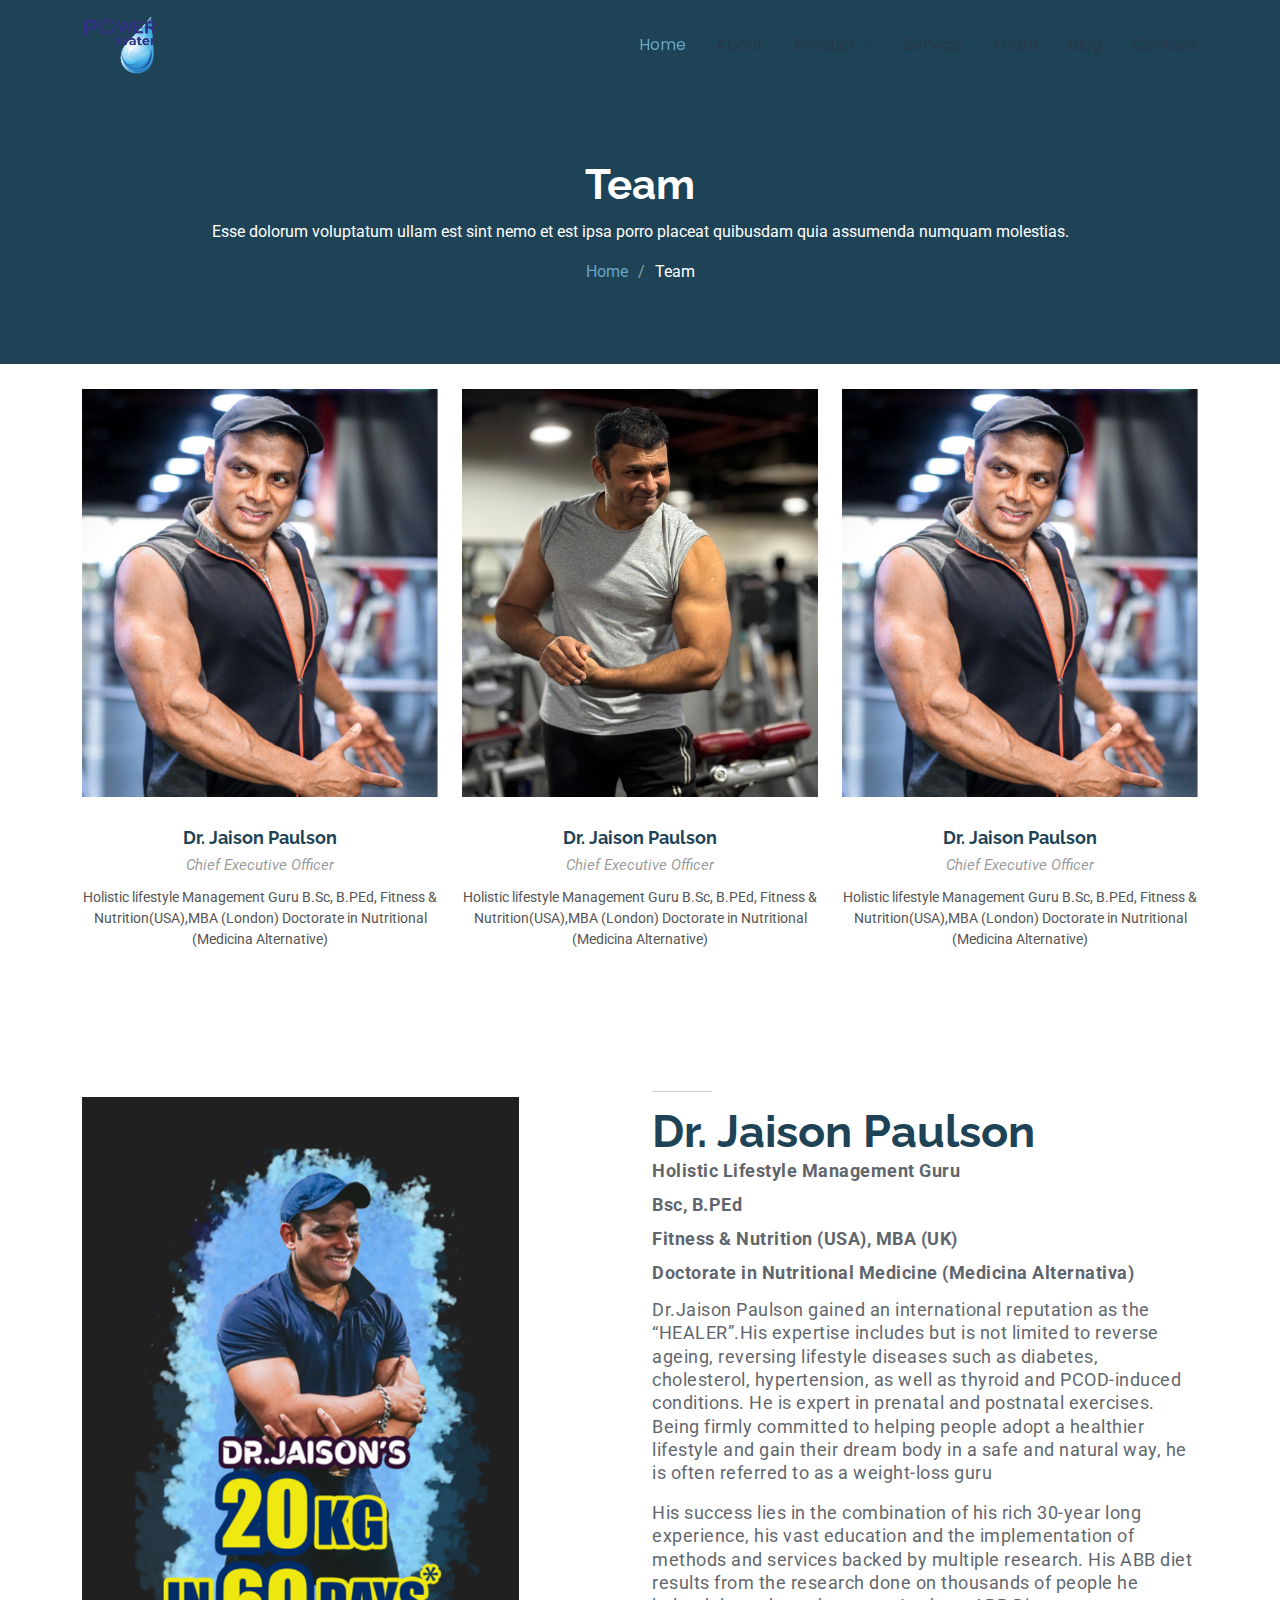
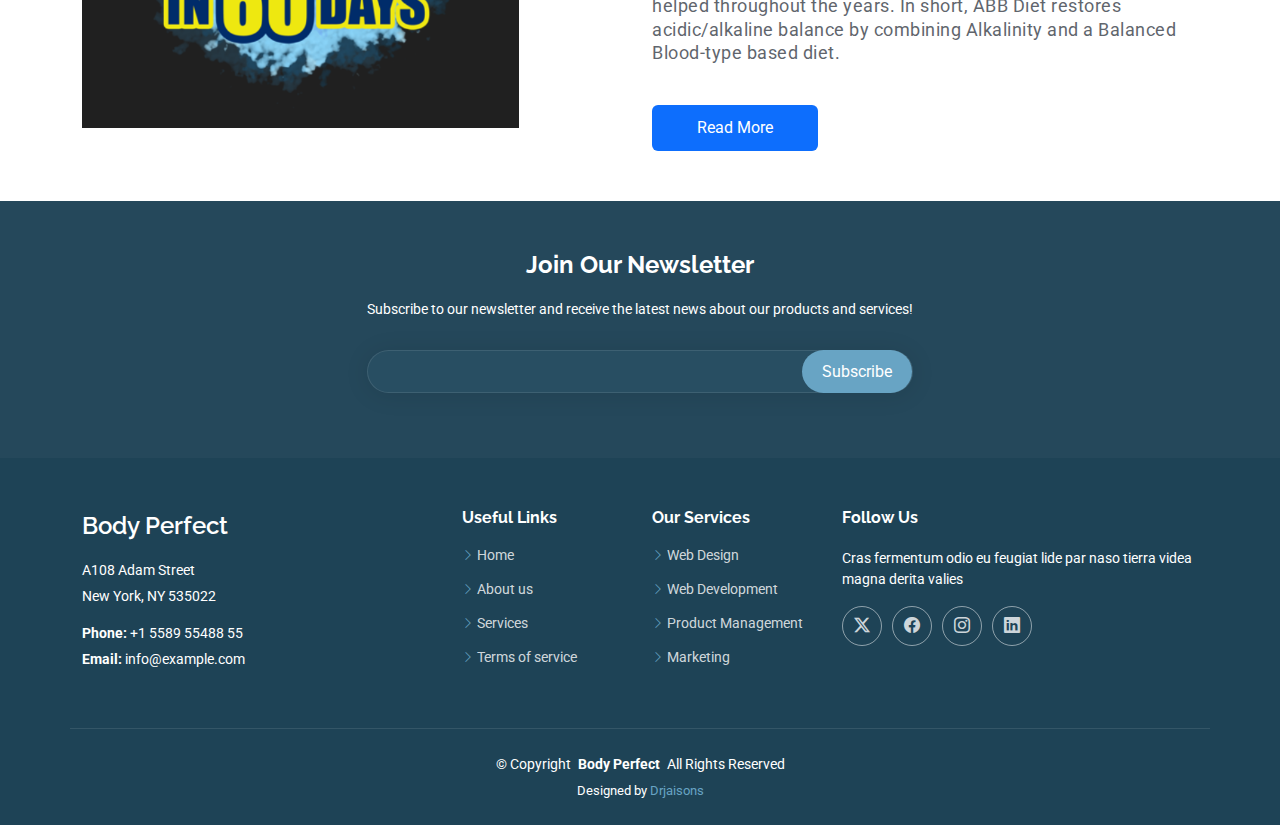
<file: team.html>
<!DOCTYPE html>
<html lang="en">

<head>
  <meta charset="utf-8">
  <meta content="width=device-width, initial-scale=1.0" name="viewport">
  <title>Team - Body Perfect Bootstrap Template</title>
  <meta name="description" content="">
  <meta name="keywords" content="">

  <!-- Favicons -->
  <link href="./assets/img/Dr  Jaisons BRO (1)-03.png" rel="icon">
  <link href="./assets/img/Dr  Jaisons BRO (1)-03.png" rel="apple-touch-icon">

  <!-- Fonts -->
  <link href="https://fonts.googleapis.com" rel="preconnect">
  <link href="https://fonts.gstatic.com" rel="preconnect" crossorigin>
  <link href="https://fonts.googleapis.com/css2?family=Roboto:ital,wght@0,100;0,300;0,400;0,500;0,700;0,900;1,100;1,300;1,400;1,500;1,700;1,900&family=Poppins:ital,wght@0,100;0,200;0,300;0,400;0,500;0,600;0,700;0,800;0,900;1,100;1,200;1,300;1,400;1,500;1,600;1,700;1,800;1,900&family=Raleway:ital,wght@0,100;0,200;0,300;0,400;0,500;0,600;0,700;0,800;0,900;1,100;1,200;1,300;1,400;1,500;1,600;1,700;1,800;1,900&display=swap" rel="stylesheet">

  <!-- Vendor CSS Files -->
  <link href="assets/vendor/bootstrap/css/bootstrap.min.css" rel="stylesheet">
  <link href="assets/vendor/bootstrap-icons/bootstrap-icons.css" rel="stylesheet">
  <link href="assets/vendor/aos/aos.css" rel="stylesheet">
  <link href="assets/vendor/glightbox/css/glightbox.min.css" rel="stylesheet">
  <link href="assets/vendor/swiper/swiper-bundle.min.css" rel="stylesheet">

  <!-- Main CSS File -->
  <link href="assets/css/main.css" rel="stylesheet">

  <!-- =======================================================
  * Template Name: Body Perfect
  * Template URL: https://bodyperfect.ae/free-bootstrap-template-corporate-moderna/
  * Updated: Aug 07 2024 with Bootstrap v5.3.3
  * Author: BodyPerfect.ae
  * License: https://bodyperfect.ae/license/
  ======================================================== -->
  <style>
    .navmenu a{
      color: #283747;
    }
    .ezy__about18 {
  /* Bootstrap variables */
  --bs-body-color: #2b323c;
  --bs-body-bg: rgb(255, 255, 255);

  /* Easy Frontend variables */
  --ezy-theme-color: rgb(13, 110, 253);
  --ezy-theme-color-rgb: 13, 110, 253;

  background: var(--bs-body-bg);
  color: var(--bs-body-color);
  overflow: hidden;
  padding: 60px 0 0;
  z-index: 1;
}

@media (min-width: 768px) {
  .ezy__about18 {
    padding: 100px 0 0;
  }
}

/* Gray Block Style */
.gray .ezy__about18,
.ezy__about18.gray {
  /* Bootstrap variables */
  --bs-body-bg: rgb(246, 246, 246);
}

/* Dark Gray Block Style */
.dark-gray .ezy__about18,
.ezy__about18.dark-gray {
  /* Bootstrap variables */
  --bs-body-color: #ffffff;
  --bs-body-bg: rgb(30, 39, 53);
}

/* Dark Block Style */
.dark .ezy__about18,
.ezy__about18.dark {
  /* Bootstrap variables */
  --bs-body-color: #ffffff;
  --bs-body-bg: rgb(11, 23, 39);
}

.ezy__about18-heading {
  font-weight: bold;
  font-size: 25px;
  line-height: 1;
}

@media (min-width: 768px) {
  .ezy__about18-heading {
    font-size: 45px;
  }
}

.ezy__about18-divider {
  width: 11%;
  height: 2px !important;
}

.ezy__about18 p {
  font-size: 18px;
  line-height: 1;
  letter-spacing: 0.5px;
  opacity: 0.8;
  word-wrap: break-word;
}
.ezy__about18-btn {
  padding: 10px 30px;
  color: #fff;
  background-color: var(--ezy-theme-color);
}
.ezy__about18-btn:hover {
  color: #fff;
  background-color: rgba(var(--ezy-theme-color-rgb), 0.9);
}

.ezy__about18-image {
  z-index: 1;
}
/* shapes */
.ezy__about18-shape-one {
  position: absolute;
  top: -20%;
  left: -15%;
  z-index: -1;
}
/* General mobile dropdown styling */
@media (max-width: 992px) {
  .navmenu {
    position: relative; /* Ensures the dropdown doesn't overflow */
    z-index: 9999; /* Elevates the menu */
  }

  /* Ensure the dropdown arrow is on the right side */
  .navmenu .dropdown > a {
    display: flex;
    justify-content: space-between;
    align-items: center;
    padding-right: 15px;
  }

  .navmenu .dropdown > a i {
    margin-left: auto;
  }

  /* Make sure dropdown is visible and properly positioned */
  .navmenu .dropdown-menu {
    display: none; /* Initially hidden */
    position: relative; /* Ensure the dropdown stays within its container */
    z-index: 9999;
    background-color: #fff;
    padding-left: 15px;
  }

  /* Show dropdown on click */
  .navmenu .dropdown.show .dropdown-menu {
    display: block; /* Show when active */
  }

  /* Additional dropdown items should not overflow */
  .navmenu .dropdown .dropdown-menu a {
    padding-left: 15px;
  }

  /* Rotate the arrow icon when dropdown is opened */
  .dropdown.show > a i.toggle-dropdown {
    transform: rotate(180deg);
    transition: transform 0.3s ease-in-out;
  }

  /* To make sure the menu doesn't jump below other sections */
  .header {
    position: relative;
    z-index: 1000; /* Slightly lower than the dropdown */
  }
}
.mobile-nav-toggle {
  color: black;
}

  </style>
</head>

<body class="team-page">

  <header id="header" class="header d-flex align-items-center fixed-top">
    <div class="container-fluid container-xl position-relative d-flex align-items-center justify-content-between">
      <a href="index.html" class="logo d-flex align-items-center">
        <img src="./assets/img/logo.png" alt="Logo">
      </a>
      <nav id="navmenu" class="navmenu">
        <ul>
          <li><a href="index.html" class="active">Home</a></li>
          <li><a href="about.html">About</a></li>
          <li class="dropdown">
            <a href="#">
              <span>Product</span>
              <i class="bi bi-chevron-down toggle-dropdown"></i>
            </a>
            <ul>
              <li><a href="./hydrogenwater.html">Hydrogen Water</a></li>
              <li><a href="./hydrogenbath.html">Hydrogen Bath</a></li>
              <li><a href="./hydrogenbreath.html">Hydrogen Breath</a></li>
            </ul>
          </li>
          <li><a href="portfolio.html">Service</a></li>
          <li><a href="team.html">Team</a></li>
          <li><a href="blog.html">Blog</a></li>
          <li><a href="contact.html">Contact</a></li>
        </ul>
        <i class="mobile-nav-toggle d-xl-none bi bi-list"></i>
      </nav>
    </div>
  </header>
  

  <main class="main">

    <!-- Page Title -->
    <div class="page-title dark-background">
      <div class="container position-relative">
        <h1>Team</h1>
        <p>Esse dolorum voluptatum ullam est sint nemo et est ipsa porro placeat quibusdam quia assumenda numquam molestias.</p>
        <nav class="breadcrumbs">
          <ol>
            <li><a href="index.html">Home</a></li>
            <li class="current">Team</li>
          </ol>
        </nav>
      </div>
    </div><!-- End Page Title -->

    <!-- Team Section -->
    <section id="team" class="team section">

      <div class="container">

        <div class="row gy-5">

          <div class="col-lg-4 col-md-6 member" data-aos="fade-up" data-aos-delay="100">
            <div class="member-img">
              <img src="./assets/img/team .png" class="img-fluid" alt="">
              <div class="social">
                <a href="#"><i class="bi bi-twitter-x"></i></a>
                <a href="#"><i class="bi bi-facebook"></i></a>
                <a href="#"><i class="bi bi-instagram"></i></a>
                <a href="#"><i class="bi bi-linkedin"></i></a>
              </div>
            </div>
            <div class="member-info text-center">
              <h4>Dr. Jaison Paulson</h4>
              <span>Chief Executive Officer</span>
              <p>Holistic lifestyle Management Guru B.Sc, B.PEd, Fitness & Nutrition(USA),MBA (London) Doctorate in Nutritional (Medicina Alternative)</p>
            </div> 
          </div><!-- End Team Member -->

          <div class="col-lg-4 col-md-6 member" data-aos="fade-up" data-aos-delay="200">
            <div class="member-img">
              <img src="./assets/img/image-1049x1200.jpg" class="img-fluid" alt="">
              <div class="social">
                <a href="#"><i class="bi bi-twitter-x"></i></a>
                <a href="#"><i class="bi bi-facebook"></i></a>
                <a href="#"><i class="bi bi-instagram"></i></a>
                <a href="#"><i class="bi bi-linkedin"></i></a>
              </div>
            </div>
            <div class="member-info text-center">
              <h4>Dr. Jaison Paulson</h4>
              <span>Chief Executive Officer</span>
              <p>Holistic lifestyle Management Guru B.Sc, B.PEd, Fitness & Nutrition(USA),MBA (London) Doctorate in Nutritional (Medicina Alternative)</p>
            </div> 
          </div><!-- End Team Member -->

          <div class="col-lg-4 col-md-6 member" data-aos="fade-up" data-aos-delay="300">
            <div class="member-img">
              <img src="./assets/img/team .png" class="img-fluid" alt="">
              <div class="social">
                <a href="#"><i class="bi bi-twitter-x"></i></a>
                <a href="#"><i class="bi bi-facebook"></i></a>
                <a href="#"><i class="bi bi-instagram"></i></a>
                <a href="#"><i class="bi bi-linkedin"></i></a>
              </div>
            </div>
            <div class="member-info text-center">
              <h4>Dr. Jaison Paulson</h4>
              <span>Chief Executive Officer</span>
              <p>Holistic lifestyle Management Guru B.Sc, B.PEd, Fitness & Nutrition(USA),MBA (London) Doctorate in Nutritional (Medicina Alternative)</p>
            </div> 
          </div><!-- End Team Member -->

        </div>

      </div>

    </section><!-- /Team Section -->

  </main>
  <section class="ezy__about18 light" style="margin-bottom: 50px;">
    <div class="container">
      <div class="row">
        <div class="col-lg-6">
          <div
            class="ezy__about18-image d-flex justify-content-center align-items-center position-relative h-100 w-100"
          >
            <div>
              <img src="./assets/img/dr.png" alt="" class="img-fluid"  style="max-width: 80%; height: auto;"/>
            </div>
          </div>
        </div>
        <div class="col-lg-6 mt-5 mt-lg-0">
          <hr class="ezy__about18-divider" />
          <h2 class="ezy__about18-heading">Dr. Jaison Paulson</h2>
          <p class="mt-2.5 opacity-75" style="font-weight: bold;">Holistic Lifestyle Management Guru</p>
          <p class="mt-2.5 opacity-75" style="font-weight: bold;">Bsc, B.PEd</p>
          <p class="mt-2.5 opacity-75" style="font-weight: bold;">Fitness & Nutrition (USA), MBA (UK)</p>
          <p class="mt-2.5 opacity-75" style="font-weight: bold;">Doctorate in Nutritional Medicine (Medicina Alternativa)</p>
          <p class="mt-2.5 opacity-75" style="line-height: 1.3;">
            Dr.Jaison Paulson gained an international reputation as the  “HEALER”.His expertise includes but is not limited to reverse  ageing, reversing lifestyle diseases such as diabetes, cholesterol, hypertension, as well as thyroid and PCOD-induced conditions. He is expert in prenatal and postnatal exercises. Being firmly committed to helping people adopt a healthier lifestyle and gain their dream body in a safe and natural way, he is often referred to as a weight-loss guru
          </p>
          <p class="mt-2.5 opacity-75" style="line-height: 1.3;">
            His success lies in the combination of his rich 30-year long experience, his vast education and the implementation of methods and services backed by multiple research. His ABB diet results from the research done on thousands of people he helped throughout the years. In short, ABB Diet restores acidic/alkaline balance by combining Alkalinity and a Balanced Blood-type based diet.
          </p>
          <div class="row">
            <div class="col-12 col-md-4">
              <button class="btn ezy__about18-btn mt-4 w-100">Read More</button>
            </div>
          </div>
        </div>
      </div>
    </div>
  </section>
  <footer id="footer" class="footer dark-background">

    <div class="footer-newsletter">
      <div class="container">
        <div class="row justify-content-center text-center">
          <div class="col-lg-6">
            <h4>Join Our Newsletter</h4>
            <p>Subscribe to our newsletter and receive the latest news about our products and services!</p>
            <form action="forms/newsletter.php" method="post" class="php-email-form">
              <div class="newsletter-form"><input type="email" name="email"><input type="submit" value="Subscribe"></div>
              <div class="loading">Loading</div>
              <div class="error-message"></div>
              <div class="sent-message">Your subscription request has been sent. Thank you!</div>
            </form>
          </div>
        </div>
      </div>
    </div>

    <div class="container footer-top">
      <div class="row gy-4">
        <div class="col-lg-4 col-md-6 footer-about">
          <a href="index.html" class="d-flex align-items-center">
            <span class="sitename">Body Perfect</span>
          </a>
          <div class="footer-contact pt-3">
            <p>A108 Adam Street</p>
            <p>New York, NY 535022</p>
            <p class="mt-3"><strong>Phone:</strong> <span>+1 5589 55488 55</span></p>
            <p><strong>Email:</strong> <span>info@example.com</span></p>
          </div>
        </div>

        <div class="col-lg-2 col-md-3 footer-links">
          <h4>Useful Links</h4>
          <ul>
            <li><i class="bi bi-chevron-right"></i> <a href="#">Home</a></li>
            <li><i class="bi bi-chevron-right"></i> <a href="#">About us</a></li>
            <li><i class="bi bi-chevron-right"></i> <a href="#">Services</a></li>
            <li><i class="bi bi-chevron-right"></i> <a href="#">Terms of service</a></li>
          </ul>
        </div>

        <div class="col-lg-2 col-md-3 footer-links">
          <h4>Our Services</h4>
          <ul>
            <li><i class="bi bi-chevron-right"></i> <a href="#">Web Design</a></li>
            <li><i class="bi bi-chevron-right"></i> <a href="#">Web Development</a></li>
            <li><i class="bi bi-chevron-right"></i> <a href="#">Product Management</a></li>
            <li><i class="bi bi-chevron-right"></i> <a href="#">Marketing</a></li>
          </ul>
        </div>

        <div class="col-lg-4 col-md-12">
          <h4>Follow Us</h4>
          <p>Cras fermentum odio eu feugiat lide par naso tierra videa magna derita valies</p>
          <div class="social-links d-flex">
            <a href=""><i class="bi bi-twitter-x"></i></a>
            <a href=""><i class="bi bi-facebook"></i></a>
            <a href=""><i class="bi bi-instagram"></i></a>
            <a href=""><i class="bi bi-linkedin"></i></a>
          </div>
        </div>

      </div>
    </div>

    <div class="container copyright text-center mt-4">
      <p>© <span>Copyright</span> <strong class="px-1 sitename">Body Perfect</strong> <span>All Rights Reserved</span></p>
      <div class="credits">
        <!-- All the links in the footer should remain intact. -->
        <!-- You can delete the links only if you've purchased the pro version. -->
        <!-- Licensing information: https://bodyperfect.ae/license/ -->
        <!-- Purchase the pro version with working PHP/AJAX contact form: [buy-url] -->
        Designed by <a href="https://bodyperfect.ae/">Drjaisons</a>
      </div>
    </div>

  </footer>

  <!-- Scroll Top -->
  <a href="#" id="scroll-top" class="scroll-top d-flex align-items-center justify-content-center"><i class="bi bi-arrow-up-short"></i></a>

  <!-- Preloader -->
  <div id="preloader"></div>

  <!-- Vendor JS Files -->
  <script src="assets/vendor/bootstrap/js/bootstrap.bundle.min.js"></script>
  <script src="assets/vendor/php-email-form/validate.js"></script>
  <script src="assets/vendor/aos/aos.js"></script>
  <script src="assets/vendor/glightbox/js/glightbox.min.js"></script>
  <script src="assets/vendor/purecounter/purecounter_vanilla.js"></script>
  <script src="assets/vendor/swiper/swiper-bundle.min.js"></script>
  <script src="assets/vendor/waypoints/noframework.waypoints.js"></script>
  <script src="assets/vendor/imagesloaded/imagesloaded.pkgd.min.js"></script>
  <script src="assets/vendor/isotope-layout/isotope.pkgd.min.js"></script>

  <!-- Main JS File -->
  <script src="assets/js/main.js"></script>
  <script>
    document.addEventListener('DOMContentLoaded', function () {
  var dropdowns = document.querySelectorAll('.dropdown-toggle');
  
  dropdowns.forEach(function (dropdown) {
    dropdown.addEventListener('click', function () {
      var dropdownMenu = this.nextElementSibling;

      // Toggle dropdown visibility
      dropdownMenu.classList.toggle('show');
    });
  });
});
  </script>

</body>

</html>
</file>
<file: assets/css/main.css>
/**
* Template Name: Body Perfect
* Template URL: https://bodyperfect.ae/free-bootstrap-template-corporate-moderna/
* Updated: Aug 07 2024 with Bootstrap v5.3.3
* Author: BodyPerfect.ae
* License: https://bodyperfect.ae/license/
*/

/*--------------------------------------------------------------
# Font & Color Variables
# Help: https://bodyperfect.ae/color-system/
--------------------------------------------------------------*/
/* Fonts */
:root {
  --default-font: "Roboto",  system-ui, -apple-system, "Segoe UI", Roboto, "Helvetica Neue", Arial, "Noto Sans", "Liberation Sans", sans-serif, "Apple Color Emoji", "Segoe UI Emoji", "Segoe UI Symbol", "Noto Color Emoji";
  --heading-font: "Raleway",  sans-serif;
  --nav-font: "Poppins",  sans-serif;
}

/* Global Colors - The following color variables are used throughout the website. Updating them here will change the color scheme of the entire website */
:root { 
  --background-color: #ffffff; /* Background color for the entire website, including individual sections */
  --default-color: #555555; /* Default color used for the majority of the text content across the entire website */
  --heading-color: #1e4356; /* Color for headings, subheadings and title throughout the website */
  --accent-color: #68a4c4; /* Accent color that represents your brand on the website. It's used for buttons, links, and other elements that need to stand out */
  --surface-color: #ffffff; /* The surface color is used as a background of boxed elements within sections, such as cards, icon boxes, or other elements that require a visual separation from the global background. */
  --contrast-color: #ffffff; /* Contrast color for text, ensuring readability against backgrounds of accent, heading, or default colors. */
}

/* Nav Menu Colors - The following color variables are used specifically for the navigation menu. They are separate from the global colors to allow for more customization options */
:root {
  --nav-color: #ffffff;  /* The default color of the main navmenu links */
  --nav-hover-color: #68a4c4; /* Applied to main navmenu links when they are hovered over or active */
  --nav-mobile-background-color: #ffffff; /* Used as the background color for mobile navigation menu */
  --nav-dropdown-background-color: #ffffff; /* Used as the background color for dropdown items that appear when hovering over primary navigation items */
  --nav-dropdown-color: #555555; /* Used for navigation links of the dropdown items in the navigation menu. */
  --nav-dropdown-hover-color: #68a4c4; /* Similar to --nav-hover-color, this color is applied to dropdown navigation links when they are hovered over. */
}

/* Color Presets - These classes override global colors when applied to any section or element, providing reuse of the sam color scheme. */

.light-background {
  --background-color: #f4f8fb;
  --surface-color: #ffffff;
}

.dark-background {
  --background-color: #1e4356;
  --default-color: #ffffff;
  --heading-color: #ffffff;
  --surface-color: #284e62;
  --contrast-color: #ffffff;
}

/* Smooth scroll */
:root {
  scroll-behavior: smooth;
}

/*--------------------------------------------------------------
# General Styling & Shared Classes
--------------------------------------------------------------*/
body {
  color: var(--default-color);
  background-color: var(--background-color);
  font-family: var(--default-font);
}

a {
  color: var(--accent-color);
  text-decoration: none;
  transition: 0.3s;
}

a:hover {
  color: color-mix(in srgb, var(--accent-color), transparent 25%);
  text-decoration: none;
}

h1,
h2,
h3,
h4,
h5,
h6 {
  color: var(--heading-color);
  font-family: var(--heading-font);
}

/* PHP Email Form Messages
------------------------------*/
.php-email-form .error-message {
  display: none;
  background: #df1529;
  color: #ffffff;
  text-align: left;
  padding: 15px;
  margin-bottom: 24px;
  font-weight: 600;
}

.php-email-form .sent-message {
  display: none;
  color: #ffffff;
  background: #059652;
  text-align: center;
  padding: 15px;
  margin-bottom: 24px;
  font-weight: 600;
}

.php-email-form .loading {
  display: none;
  background: var(--surface-color);
  text-align: center;
  padding: 15px;
  margin-bottom: 24px;
}

.php-email-form .loading:before {
  content: "";
  display: inline-block;
  border-radius: 50%;
  width: 24px;
  height: 24px;
  margin: 0 10px -6px 0;
  border: 3px solid var(--accent-color);
  border-top-color: var(--surface-color);
  animation: php-email-form-loading 1s linear infinite;
}

@keyframes php-email-form-loading {
  0% {
    transform: rotate(0deg);
  }

  100% {
    transform: rotate(360deg);
  }
}

/* Pulsating Play Button
------------------------------*/
.pulsating-play-btn {
  width: 94px;
  height: 94px;
  background: radial-gradient(var(--accent-color) 50%, color-mix(in srgb, var(--accent-color), transparent 75%) 52%);
  border-radius: 50%;
  display: block;
  position: relative;
  overflow: hidden;
}

.pulsating-play-btn:before {
  content: "";
  position: absolute;
  width: 120px;
  height: 120px;
  animation-delay: 0s;
  animation: pulsate-play-btn 2s;
  animation-direction: forwards;
  animation-iteration-count: infinite;
  animation-timing-function: steps;
  opacity: 1;
  border-radius: 50%;
  border: 5px solid color-mix(in srgb, var(--accent-color), transparent 30%);
  top: -15%;
  left: -15%;
  background: rgba(198, 16, 0, 0);
}

.pulsating-play-btn:after {
  content: "";
  position: absolute;
  left: 50%;
  top: 50%;
  transform: translateX(-40%) translateY(-50%);
  width: 0;
  height: 0;
  border-top: 10px solid transparent;
  border-bottom: 10px solid transparent;
  border-left: 15px solid #fff;
  z-index: 100;
  transition: all 400ms cubic-bezier(0.55, 0.055, 0.675, 0.19);
}

.pulsating-play-btn:hover:before {
  content: "";
  position: absolute;
  left: 50%;
  top: 50%;
  transform: translateX(-40%) translateY(-50%);
  width: 0;
  height: 0;
  border: none;
  border-top: 10px solid transparent;
  border-bottom: 10px solid transparent;
  border-left: 15px solid #fff;
  z-index: 200;
  animation: none;
  border-radius: 0;
}

.pulsating-play-btn:hover:after {
  border-left: 15px solid var(--accent-color);
  transform: scale(20);
}

@keyframes pulsate-play-btn {
  0% {
    transform: scale(0.6, 0.6);
    opacity: 1;
  }

  100% {
    transform: scale(1, 1);
    opacity: 0;
  }
}

/*--------------------------------------------------------------
# Global Header
--------------------------------------------------------------*/
.header {
  --background-color: rgba(255, 255, 255, 0);
  --default-color: #ffffff;
  --heading-color: #ffffff;
  color: var(--default-color);
  background-color: var(--background-color);
  padding: 15px 0;
  transition: all 0.5s;
  z-index: 997;
}

.header .logo {
  line-height: 1;
}

.header .logo img {
  max-height: 60px;
  margin-right: 8px;
}

.header .logo h1 {
  font-size: 30px;
  margin: 0;
  font-weight: 700;
  color: var(--heading-color);
}

/* Global Header on Scroll
------------------------------*/
.scrolled .header {
  --background-color: #ffffff;
}

/*--------------------------------------------------------------
# Navigation Menu
--------------------------------------------------------------*/
/* Navmenu - Desktop */
@media (min-width: 1200px) {
  .navmenu {
    padding: 0;
  }

  .navmenu ul {
    margin: 0;
    padding: 0;
    display: flex;
    list-style: none;
    align-items: center;
  }

  .navmenu li {
    position: relative;
  }

  .navmenu a,
  .navmenu a:focus {
    color: var(--nav-color);
    padding: 18px 15px;
    font-size: 16px;
    font-family: var(--nav-font);
    font-weight: 400;
    display: flex;
    align-items: center;
    justify-content: space-between;
    white-space: nowrap;
    transition: 0.3s;
  }

  .navmenu a i,
  .navmenu a:focus i {
    font-size: 12px;
    line-height: 0;
    margin-left: 5px;
    transition: 0.3s;
  }

  .navmenu li:last-child a {
    padding-right: 0;
  }

  .navmenu li:hover>a,
  .navmenu .active,
  .navmenu .active:focus {
    color: var(--nav-hover-color);
  }

  .navmenu .dropdown ul {
    margin: 0;
    padding: 10px 0;
    background: var(--nav-dropdown-background-color);
    display: block;
    position: absolute;
    visibility: hidden;
    left: 14px;
    top: 130%;
    opacity: 0;
    transition: 0.3s;
    border-radius: 4px;
    z-index: 99;
    box-shadow: 0px 0px 30px rgba(0, 0, 0, 0.1);
  }

  .navmenu .dropdown ul li {
    min-width: 200px;
  }

  .navmenu .dropdown ul a {
    padding: 10px 20px;
    font-size: 15px;
    text-transform: none;
    color: var(--nav-dropdown-color);
  }

  .navmenu .dropdown ul a i {
    font-size: 12px;
  }

  .navmenu .dropdown ul a:hover,
  .navmenu .dropdown ul .active:hover,
  .navmenu .dropdown ul li:hover>a {
    color: var(--nav-dropdown-hover-color);
  }

  .navmenu .dropdown:hover>ul {
    opacity: 1;
    top: 100%;
    visibility: visible;
  }

  .navmenu .dropdown .dropdown ul {
    top: 0;
    left: -90%;
    visibility: hidden;
  }

  .navmenu .dropdown .dropdown:hover>ul {
    opacity: 1;
    top: 0;
    left: -100%;
    visibility: visible;
  }
}

/* Navmenu - Mobile */
@media (max-width: 1199px) {
  .mobile-nav-toggle {
    color: var(--nav-color);
    font-size: 28px;
    line-height: 0;
    margin-right: 10px;
    cursor: pointer;
    transition: color 0.3s;
  }

  .navmenu {
    padding: 0;
    z-index: 9997;
  }

  .navmenu ul {
    display: none;
    list-style: none;
    position: absolute;
    inset: 60px 20px 20px 20px;
    padding: 10px 0;
    margin: 0;
    border-radius: 6px;
    background-color: var(--nav-mobile-background-color);
    overflow-y: auto;
    transition: 0.3s;
    z-index: 9998;
    box-shadow: 0px 0px 30px rgba(0, 0, 0, 0.1);
  }

  .navmenu a,
  .navmenu a:focus {
    color: var(--nav-dropdown-color);
    padding: 10px 20px;
    font-family: var(--nav-font);
    font-size: 17px;
    font-weight: 500;
    display: flex;
    align-items: center;
    justify-content: space-between;
    white-space: nowrap;
    transition: 0.3s;
  }

  .navmenu a i,
  .navmenu a:focus i {
    font-size: 12px;
    line-height: 0;
    margin-left: 5px;
    width: 30px;
    height: 30px;
    display: flex;
    align-items: center;
    justify-content: center;
    border-radius: 50%;
    transition: 0.3s;
    background-color: color-mix(in srgb, var(--accent-color), transparent 90%);
  }

  .navmenu a i:hover,
  .navmenu a:focus i:hover {
    background-color: var(--accent-color);
    color: var(--contrast-color);
  }

  .navmenu a:hover,
  .navmenu .active,
  .navmenu .active:focus {
    color: var(--nav-dropdown-hover-color);
  }

  .navmenu .active i,
  .navmenu .active:focus i {
    background-color: var(--accent-color);
    color: var(--contrast-color);
    transform: rotate(180deg);
  }

  .navmenu .dropdown ul {
    position: static;
    display: none;
    z-index: 99;
    padding: 10px 0;
    margin: 10px 20px;
    background-color: var(--nav-dropdown-background-color);
    border: 1px solid color-mix(in srgb, var(--default-color), transparent 90%);
    box-shadow: none;
    transition: all 0.5s ease-in-out;
  }

  .navmenu .dropdown ul ul {
    background-color: rgba(33, 37, 41, 0.1);
  }

  .navmenu .dropdown>.dropdown-active {
    display: block;
    background-color: rgba(33, 37, 41, 0.03);
  }

  .mobile-nav-active {
    overflow: hidden;
  }

  .mobile-nav-active .mobile-nav-toggle {
    color: #fff;
    position: absolute;
    font-size: 32px;
    top: 15px;
    right: 15px;
    margin-right: 0;
    z-index: 9999;
  }

  .mobile-nav-active .navmenu {
    position: fixed;
    overflow: hidden;
    inset: 0;
    background: rgba(33, 37, 41, 0.8);
    transition: 0.3s;
  }

  .mobile-nav-active .navmenu>ul {
    display: block;
  }
}

/*--------------------------------------------------------------
# Global Footer
--------------------------------------------------------------*/
.footer {
  color: var(--default-color);
  background-color: var(--background-color);
  font-size: 14px;
  position: relative;
}

.footer .footer-newsletter {
  background-color: color-mix(in srgb, var(--default-color), transparent 97%);
  padding: 50px 0;
}

.footer .footer-newsletter h4 {
  font-size: 24px;
}

.footer .footer-newsletter .newsletter-form {
  margin-top: 30px;
  margin-bottom: 15px;
  padding: 6px 8px;
  position: relative;
  border-radius: 4px;
  background-color: var(--surface-color);
  border: 1px solid color-mix(in srgb, var(--default-color), transparent 90%);
  box-shadow: 0px 2px 25px rgba(0, 0, 0, 0.1);
  display: flex;
  transition: 0.3s;
  border-radius: 50px;
}

.footer .footer-newsletter .newsletter-form:focus-within {
  border-color: var(--accent-color);
}

.footer .footer-newsletter .newsletter-form input[type=email] {
  border: 0;
  padding: 4px;
  width: 100%;
  background-color: var(--surface-color);
  color: var(--default-color);
}

.footer .footer-newsletter .newsletter-form input[type=email]:focus-visible {
  outline: none;
}

.footer .footer-newsletter .newsletter-form input[type=submit] {
  border: 0;
  font-size: 16px;
  padding: 0 20px;
  margin: -7px -8px -7px 0;
  background: var(--accent-color);
  color: var(--contrast-color);
  transition: 0.3s;
  border-radius: 50px;
}

.footer .footer-newsletter .newsletter-form input[type=submit]:hover {
  background: color-mix(in srgb, var(--accent-color), transparent 20%);
}

.footer .footer-top {
  padding-top: 50px;
}

.footer .social-links a {
  display: flex;
  align-items: center;
  justify-content: center;
  width: 40px;
  height: 40px;
  border-radius: 50%;
  border: 1px solid color-mix(in srgb, var(--default-color), transparent 50%);
  font-size: 16px;
  color: color-mix(in srgb, var(--default-color), transparent 20%);
  margin-right: 10px;
  transition: 0.3s;
}

.footer .social-links a:hover {
  color: var(--accent-color);
  border-color: var(--accent-color);
}

.footer h4 {
  font-size: 16px;
  font-weight: bold;
  position: relative;
  padding-bottom: 12px;
}

.footer .footer-links {
  margin-bottom: 30px;
}

.footer .footer-links ul {
  list-style: none;
  padding: 0;
  margin: 0;
}

.footer .footer-links ul i {
  margin-right: 3px;
  font-size: 12px;
  line-height: 0;
  color: var(--accent-color);
}

.footer .footer-links ul li {
  padding: 10px 0;
  display: flex;
  align-items: center;
}

.footer .footer-links ul li:first-child {
  padding-top: 0;
}

.footer .footer-links ul a {
  display: inline-block;
  color: color-mix(in srgb, var(--default-color), transparent 20%);
  line-height: 1;
}

.footer .footer-links ul a:hover {
  color: var(--accent-color);
}

.footer .footer-about a {
  color: var(--heading-color);
  font-size: 24px;
  font-weight: 600;
  font-family: var(--heading-font);
}

.footer .footer-contact p {
  margin-bottom: 5px;
}

.footer .copyright {
  padding: 25px 0;
  border-top: 1px solid color-mix(in srgb, var(--default-color), transparent 90%);
}

.footer .copyright p {
  margin-bottom: 0;
}

.footer .credits {
  margin-top: 6px;
  font-size: 13px;
}

/*--------------------------------------------------------------
# Preloader
--------------------------------------------------------------*/
#preloader {
  position: fixed;
  inset: 0;
  z-index: 999999;
  overflow: hidden;
  background: var(--background-color);
  transition: all 0.6s ease-out;
}

#preloader:before {
  content: "";
  position: fixed;
  top: calc(50% - 30px);
  left: calc(50% - 30px);
  border: 6px solid #ffffff;
  border-color: var(--accent-color) transparent var(--accent-color) transparent;
  border-radius: 50%;
  width: 60px;
  height: 60px;
  animation: animate-preloader 1.5s linear infinite;
}

@keyframes animate-preloader {
  0% {
    transform: rotate(0deg);
  }

  100% {
    transform: rotate(360deg);
  }
}

/*--------------------------------------------------------------
# Scroll Top Button
--------------------------------------------------------------*/
.scroll-top {
  position: fixed;
  visibility: hidden;
  opacity: 0;
  right: 15px;
  bottom: 15px;
  z-index: 99999;
  background-color: var(--accent-color);
  width: 40px;
  height: 40px;
  border-radius: 4px;
  transition: all 0.4s;
}

.scroll-top i {
  font-size: 24px;
  color: var(--contrast-color);
  line-height: 0;
}

.scroll-top:hover {
  background-color: color-mix(in srgb, var(--accent-color), transparent 20%);
  color: var(--contrast-color);
}

.scroll-top.active {
  visibility: visible;
  opacity: 1;
}

/*--------------------------------------------------------------
# Disable aos animation delay on mobile devices
--------------------------------------------------------------*/
@media screen and (max-width: 768px) {
  [data-aos-delay] {
    transition-delay: 0 !important;
  }
}

/*--------------------------------------------------------------
# Global Page Titles & Breadcrumbs
--------------------------------------------------------------*/
.page-title {
  color: var(--default-color);
  background-color: var(--background-color);
  padding: 160px 0 80px 0;
  text-align: center;
  position: relative;
}

.page-title:before {
  content: "";
  background-color: color-mix(in srgb, var(--background-color), transparent 50%);
  position: absolute;
  inset: 0;
}

.page-title h1 {
  font-size: 42px;
  font-weight: 700;
  margin-bottom: 10px;
}

.page-title .breadcrumbs ol {
  display: flex;
  flex-wrap: wrap;
  list-style: none;
  justify-content: center;
  padding: 0;
  margin: 0;
  font-size: 16px;
  font-weight: 400;
}

.page-title .breadcrumbs ol li+li {
  padding-left: 10px;
}

.page-title .breadcrumbs ol li+li::before {
  content: "/";
  display: inline-block;
  padding-right: 10px;
  color: color-mix(in srgb, var(--default-color), transparent 50%);
}

/*--------------------------------------------------------------
# Global Sections
--------------------------------------------------------------*/
section,
.section {
  color: var(--default-color);
  background-color: var(--background-color);
  padding: 25px 0;
  scroll-margin-top: 90px;
  overflow: clip;
}

@media (max-width: 1199px) {

  section,
  .section {
    scroll-margin-top: 66px;
  }
}

/*--------------------------------------------------------------
# Global Section Titles
--------------------------------------------------------------*/
.section-title {
  text-align: center;
  padding-bottom: 60px;
  position: relative;
}

.section-title h2 {
  font-size: 32px;
  font-weight: 700;
  margin-bottom: 20px;
  padding-bottom: 20px;
  position: relative;
}

.section-title h2:before {
  content: "";
  position: absolute;
  display: block;
  width: 160px;
  height: 1px;
  background: color-mix(in srgb, var(--default-color), transparent 60%);
  left: 0;
  right: 0;
  bottom: 1px;
  margin: auto;
}

.section-title h2::after {
  content: "";
  position: absolute;
  display: block;
  width: 60px;
  height: 3px;
  background: var(--accent-color);
  left: 0;
  right: 0;
  bottom: 0;
  margin: auto;
}

.section-title p {
  margin-bottom: 0;
}

/*--------------------------------------------------------------
# Hero Section
--------------------------------------------------------------*/
.hero {
  width: 100%;
  min-height: 80vh;
  overflow: hidden;
  display: flex;
  align-items: center;
  position: relative;
  background-color: transparent;
}

.hero::after {
  content: "";
  position: absolute;
  left: 50%;
  top: 0;
  width: 130%;
  height: 95%;
  background: linear-gradient(to right, color-mix(in srgb, var(--background-color), transparent 90%), var(--background-color)), url("../img/hero-bg.jpg") center top no-repeat;
  background-size: cover;
  z-index: 0;
  border-radius: 0 0 50% 50%;
  transform: translateX(-50%) rotate(0deg);
}

.hero::before {
  content: "";
  position: absolute;
  left: 50%;
  top: 0;
  width: 130%;
  height: 96%;
  background: var(--background-color);
  opacity: 0.3;
  z-index: 0;
  border-radius: 0 0 50% 50%;
  transform: translateX(-50%) translateY(18px) rotate(2deg);
}

.hero img {
  position: absolute;
  inset: 0;
  display: block;
  width: 100%;
  height: 100%;
  object-fit: cover;
  z-index: 1;
}

.hero .carousel {
  position: relative;
  width: 100%;
  display: flex;
  align-items: center;
  z-index: 3;
}

.hero .carousel-container {
  display: flex;
  justify-content: center;
  align-items: center;
  flex-direction: column;
  text-align: center;
}

.hero h2 {
  margin-bottom: 30px;
  font-size: 48px;
  font-weight: 700;
  animation: fadeInDown 1s both;
  display: block;
}

.hero p {
  width: 80%;
  margin: 0 auto 30px auto;
  color: color-mix(in srgb, var(--default-color), transparent 20%);
  animation: fadeInDown 1s both 0.2s;
}

.hero .carousel-control-prev,
.hero .carousel-control-next {
  width: 10%;
}

.hero .carousel-control-next-icon,
.hero .carousel-control-prev-icon {
  background: none;
  font-size: 48px;
  line-height: 1;
  width: auto;
  height: auto;
}

.hero .btn-get-started {
  font-weight: 500;
  font-size: 14px;
  letter-spacing: 1px;
  display: inline-block;
  padding: 12px 32px;
  border-radius: 50px;
  transition: 0.5s;
  line-height: 1;
  margin: 10px;
  color: var(--default-color);
  animation: fadeInUp 1s both 0.4s;
  border: 2px solid var(--accent-color);
}

.hero .btn-get-started:hover {
  background: var(--accent-color);
  color: var(--contrast-color);
  text-decoration: none;
}

.hero .carousel-indicators {
  bottom: -60px;
}

.hero .carousel-indicators li {
  cursor: pointer;
  background: var(--default-color);
  overflow: hidden;
  border: 0;
  width: 12px;
  height: 12px;
  border-radius: 50px;
  opacity: 0.3;
  transition: 0.3s;
}

.hero .carousel-indicators li.active {
  opacity: 1;
  background: var(--accent-color);
}

@media (min-width: 1024px) {
  .hero p {
    width: 60%;
  }

  .hero .carousel-control-prev,
  .hero .carousel-control-next {
    width: 5%;
  }
}

@media (max-width: 768px),
(max-height: 700px) {
  .hero h2 {
    font-size: 28px;
  }
}

@keyframes fadeInUp {
  from {
    opacity: 0;
    transform: translate3d(0, 100%, 0);
  }

  to {
    opacity: 1;
    transform: translate3d(0, 0, 0);
  }
}

@keyframes fadeInDown {
  from {
    opacity: 0;
    transform: translate3d(0, -100%, 0);
  }

  to {
    opacity: 1;
    transform: translate3d(0, 0, 0);
  }
}

/*--------------------------------------------------------------
# Featured Services Section
--------------------------------------------------------------*/
.featured-services {
  --cyan-color: #0dcaf0;
  --orange-color: #fd7e14;
  --teal-color: #20c997;
  --red-color: #df1529;
}

.featured-services .service-item {
  background-color: var(--surface-color);
  box-shadow: 0px 5px 90px 0px rgba(0, 0, 0, 0.1);
  height: 100%;
  padding: 40px 30px;
  text-align: center;
  transition: 0.3s;
  border-radius: 5px;
  border: 1px solid transparent;
}

.featured-services .service-item .icon {
  margin: 0 auto;
  width: 64px;
  height: 64px;
  display: flex;
  border-radius: 50%;
  align-items: center;
  justify-content: center;
  transition: ease-in-out 0.3s;
  position: relative;
}

.featured-services .service-item .icon i {
  font-size: 28px;
  transition: 0.5s;
  position: relative;
}

.featured-services .service-item h3 {
  font-weight: 700;
  margin: 10px 0 15px 0;
  font-size: 22px;
}

.featured-services .service-item p {
  line-height: 24px;
  font-size: 14px;
  margin-bottom: 0;
}

.featured-services .service-item:hover {
  box-shadow: 0px 5px 35px 0px rgba(0, 0, 0, 0.1);
}

.featured-services .service-item.item-cyan .icon {
  background-color: color-mix(in srgb, var(--cyan-color) 10%, white 95%);
}

.featured-services .service-item.item-cyan .icon i {
  color: var(--cyan-color);
}

.featured-services .service-item.item-cyan:hover {
  border-color: var(--cyan-color);
}

.featured-services .service-item.item-cyan:hover .icon {
  background-color: var(--cyan-color);
}

.featured-services .service-item.item-cyan:hover .icon i {
  color: var(--contrast-color);
}

.featured-services .service-item.item-orange .icon {
  background-color: color-mix(in srgb, var(--orange-color) 10%, white 95%);
}

.featured-services .service-item.item-orange .icon i {
  color: var(--orange-color);
}

.featured-services .service-item.item-orange:hover {
  border-color: var(--orange-color);
}

.featured-services .service-item.item-orange:hover .icon {
  background-color: var(--orange-color);
}

.featured-services .service-item.item-orange:hover .icon i {
  color: var(--contrast-color);
}

.featured-services .service-item.item-teal .icon {
  background-color: color-mix(in srgb, var(--teal-color) 10%, white 95%);
}

.featured-services .service-item.item-teal .icon i {
  color: var(--teal-color);
}

.featured-services .service-item.item-teal:hover {
  border-color: var(--teal-color);
}

.featured-services .service-item.item-teal:hover .icon {
  background-color: var(--teal-color);
}

.featured-services .service-item.item-teal:hover .icon i {
  color: var(--contrast-color);
}

.featured-services .service-item.item-red .icon {
  background-color: color-mix(in srgb, var(--red-color) 10%, white 95%);
}

.featured-services .service-item.item-red .icon i {
  color: var(--red-color);
}

.featured-services .service-item.item-red:hover {
  border-color: var(--red-color);
}

.featured-services .service-item.item-red:hover .icon {
  background-color: var(--red-color);
}

.featured-services .service-item.item-red:hover .icon i {
  color: var(--contrast-color);
}

/*--------------------------------------------------------------
# About Section
--------------------------------------------------------------*/
.about .content h3 {
  font-size: 1.75rem;
  font-weight: 700;
}

.about .content ul {
  list-style: none;
  padding: 0;
}

.about .content ul li {
  padding: 10px 0 0 0;
  display: flex;
}

.about .content ul i {
  color: var(--accent-color);
  margin-right: 0.5rem;
  line-height: 1.2;
  font-size: 1.25rem;
}

.about .content p:last-child {
  margin-bottom: 0;
}

.about .pulsating-play-btn {
  position: absolute;
  left: calc(50% - 47px);
  top: calc(50% - 47px);
}

/*--------------------------------------------------------------
# Features Section
--------------------------------------------------------------*/
.features .features-item {
  color: color-mix(in srgb, var(--default-color), transparent 20%);
}

.features .features-item+.features-item {
  margin-top: 100px;
}

@media (max-width: 640px) {
  .features .features-item+.features-item {
    margin-top: 40px;
  }
}

.features .features-item h3 {
  font-weight: 700;
  font-size: 26px;
}

.features .features-item ul {
  list-style: none;
  padding: 0;
}

.features .features-item ul li {
  padding-bottom: 10px;
  display: flex;
  align-items: center;
}

.features .features-item ul li:last-child {
  padding-bottom: 0;
}

.features .features-item ul i {
  font-size: 20px;
  padding-right: 4px;
  color: var(--accent-color);
}

.features .features-item p:last-child {
  margin-bottom: 0;
}

/*--------------------------------------------------------------
# Stats Section
--------------------------------------------------------------*/
.stats .stats-item {
  padding: 30px;
  width: 100%;
}

.stats .stats-item span {
  font-size: 48px;
  display: block;
  color: var(--accent-color);
  font-weight: 700;
}

.stats .stats-item p {
  color: color-mix(in srgb, var(--default-color), transparent 40%);
  padding: 0;
  margin: 0;
  font-family: var(--heading-font);
  font-size: 15px;
  font-weight: 600;
}

/*--------------------------------------------------------------
# Clients Section
--------------------------------------------------------------*/
.clients .swiper {
  padding: 10px 0;
}

.clients .swiper-wrapper {
  height: auto;
}

.clients .swiper-slide img {
  transition: 0.3s;
}

.clients .swiper-slide img:hover {
  transform: scale(1.1);
}

/*--------------------------------------------------------------
# Skills Section
--------------------------------------------------------------*/
.skills .progress {
  height: 60px;
  display: block;
  background: none;
  border-radius: 0;
}

.skills .progress .skill {
  color: var(--heading-color);
  padding: 0;
  margin: 0 0 6px 0;
  text-transform: uppercase;
  display: block;
  font-weight: 600;
  font-family: var(--heading-font);
}

.skills .progress .skill .val {
  float: right;
  font-style: normal;
}

.skills .progress-bar-wrap {
  background: color-mix(in srgb, var(--default-color), transparent 90%);
  height: 10px;
}

.skills .progress-bar {
  width: 1px;
  height: 10px;
  transition: 0.9s;
  background-color: var(--accent-color);
}

/*--------------------------------------------------------------
# Testimonials Section
--------------------------------------------------------------*/
.testimonials .section-header {
  margin-bottom: 40px;
}

.testimonials .testimonials-carousel,
.testimonials .testimonials-slider {
  overflow: hidden;
}

.testimonials .testimonial-item {
  text-align: center;
}

.testimonials .testimonial-item .testimonial-img {
  width: 120px;
  border-radius: 50%;
  border: 4px solid var(--background-color);
  margin: 0 auto;
}

.testimonials .testimonial-item h3 {
  font-size: 20px;
  font-weight: bold;
  margin: 10px 0 5px 0;
}

.testimonials .testimonial-item h4 {
  font-size: 14px;
  color: color-mix(in srgb, var(--default-color), transparent 40%);
  margin: 0 0 15px 0;
}

.testimonials .testimonial-item .stars {
  margin-bottom: 15px;
}

.testimonials .testimonial-item .stars i {
  color: #ffc107;
  margin: 0 1px;
}

.testimonials .testimonial-item .quote-icon-left,
.testimonials .testimonial-item .quote-icon-right {
  color: color-mix(in srgb, var(--accent-color), transparent 50%);
  font-size: 26px;
  line-height: 0;
}

.testimonials .testimonial-item .quote-icon-left {
  display: inline-block;
  left: -5px;
  position: relative;
}

.testimonials .testimonial-item .quote-icon-right {
  display: inline-block;
  right: -5px;
  position: relative;
  top: 10px;
  transform: scale(-1, -1);
}

.testimonials .testimonial-item p {
  font-style: italic;
  margin: 0 auto 15px auto;
}

.testimonials .swiper-wrapper {
  height: auto;
}

.testimonials .swiper-pagination {
  margin-top: 20px;
  position: relative;
}

.testimonials .swiper-pagination .swiper-pagination-bullet {
  width: 12px;
  height: 12px;
  opacity: 1;
  background-color: color-mix(in srgb, var(--default-color), transparent 85%);
}

.testimonials .swiper-pagination .swiper-pagination-bullet-active {
  background-color: var(--accent-color);
}

@media (min-width: 992px) {
  .testimonials .testimonial-item p {
    width: 80%;
  }
}

/*--------------------------------------------------------------
# Portfolio Details Section
--------------------------------------------------------------*/
.portfolio-details .portfolio-details-slider img {
  width: 100%;
}

.portfolio-details .portfolio-details-slider .swiper-pagination {
  margin-top: 20px;
  position: relative;
}

.portfolio-details .portfolio-details-slider .swiper-pagination .swiper-pagination-bullet {
  width: 12px;
  height: 12px;
  background-color: color-mix(in srgb, var(--default-color), transparent 85%);
  opacity: 1;
}

.portfolio-details .portfolio-details-slider .swiper-pagination .swiper-pagination-bullet-active {
  background-color: var(--accent-color);
}

.portfolio-details .portfolio-info {
  background-color: var(--surface-color);
  padding: 30px;
  box-shadow: 0px 0 30px rgba(0, 0, 0, 0.1);
}

.portfolio-details .portfolio-info h3 {
  font-size: 22px;
  font-weight: 700;
  margin-bottom: 20px;
  padding-bottom: 20px;
  border-bottom: 1px solid color-mix(in srgb, var(--default-color), transparent 85%);
}

.portfolio-details .portfolio-info ul {
  list-style: none;
  padding: 0;
  font-size: 15px;
}

.portfolio-details .portfolio-info ul li+li {
  margin-top: 10px;
}

.portfolio-details .portfolio-description {
  padding-top: 30px;
}

.portfolio-details .portfolio-description h2 {
  font-size: 26px;
  font-weight: 700;
  margin-bottom: 20px;
}

.portfolio-details .portfolio-description p {
  padding: 0;
  color: color-mix(in srgb, var(--default-color), transparent 30%);
}

/*--------------------------------------------------------------
# Service Details Section
--------------------------------------------------------------*/
.service-details .service-box {
  background-color: var(--surface-color);
  padding: 20px;
  box-shadow: 0px 2px 20px rgba(0, 0, 0, 0.1);
}

.service-details .service-box+.service-box {
  margin-top: 30px;
}

.service-details .service-box h4 {
  font-size: 20px;
  font-weight: 700;
  border-bottom: 2px solid color-mix(in srgb, var(--default-color), transparent 92%);
  padding-bottom: 15px;
  margin-bottom: 15px;
}

.service-details .services-list {
  background-color: var(--surface-color);
}

.service-details .services-list a {
  color: color-mix(in srgb, var(--default-color), transparent 20%);
  background-color: color-mix(in srgb, var(--default-color), transparent 96%);
  display: flex;
  align-items: center;
  padding: 12px 15px;
  margin-top: 15px;
  transition: 0.3s;
}

.service-details .services-list a:first-child {
  margin-top: 0;
}

.service-details .services-list a i {
  font-size: 16px;
  margin-right: 8px;
  color: var(--accent-color);
}

.service-details .services-list a.active {
  color: var(--contrast-color);
  background-color: var(--accent-color);
}

.service-details .services-list a.active i {
  color: var(--contrast-color);
}

.service-details .services-list a:hover {
  background-color: color-mix(in srgb, var(--accent-color), transparent 95%);
  color: var(--accent-color);
}

.service-details .download-catalog a {
  color: var(--default-color);
  display: flex;
  align-items: center;
  padding: 10px 0;
  transition: 0.3s;
  border-top: 1px solid color-mix(in srgb, var(--default-color), transparent 90%);
}

.service-details .download-catalog a:first-child {
  border-top: 0;
  padding-top: 0;
}

.service-details .download-catalog a:last-child {
  padding-bottom: 0;
}

.service-details .download-catalog a i {
  font-size: 24px;
  margin-right: 8px;
  color: var(--accent-color);
}

.service-details .download-catalog a:hover {
  color: var(--accent-color);
}

.service-details .help-box {
  background-color: var(--accent-color);
  color: var(--contrast-color);
  margin-top: 30px;
  padding: 30px 15px;
}

.service-details .help-box .help-icon {
  font-size: 48px;
}

.service-details .help-box h4,
.service-details .help-box a {
  color: var(--contrast-color);
}

.service-details .services-img {
  margin-bottom: 20px;
}

.service-details h3 {
  font-size: 26px;
  font-weight: 700;
}

.service-details p {
  font-size: 15px;
}

.service-details ul {
  list-style: none;
  padding: 0;
  font-size: 15px;
}

.service-details ul li {
  padding: 5px 0;
  display: flex;
  align-items: center;
}

.service-details ul i {
  font-size: 20px;
  margin-right: 8px;
  color: var(--accent-color);
}

/*--------------------------------------------------------------
# Starter Section Section
--------------------------------------------------------------*/
.starter-section {
  /* Add your styles here */
}

/*--------------------------------------------------------------
# Services Section
--------------------------------------------------------------*/
.services .img {
  border-radius: 8px;
  overflow: hidden;
}

.services .img img {
  transition: 0.6s;
}

.services .details {
  background: color-mix(in srgb, var(--surface-color), transparent 5%);
  position: absolute;
  left: 20px;
  right: 20px;
  bottom: 20px;
  padding: 30px;
  transition: all ease-in-out 0.3s;
  text-align: center;
  border-radius: 8px;
  box-shadow: 0px 0 25px rgba(0, 0, 0, 0.1);
}

.services .details h3 {
  font-weight: 700;
  margin: 10px 0 15px 0;
  font-size: 22px;
  transition: ease-in-out 0.3s;
}

.services .details p {
  color: color-mix(in srgb, var(--default-color), transparent 10%);
  line-height: 24px;
  font-size: 14px;
  margin-bottom: 0;
}

.services .service-item:hover .details h3 {
  color: var(--accent-color);
}

.services .service-item:hover .img img {
  transform: scale(1.2);
}

/*--------------------------------------------------------------
# Pricing Section
--------------------------------------------------------------*/
.pricing .pricing-item {
  background-color: var(--surface-color);
  padding: 60px 40px;
  box-shadow: 0 3px 20px -2px rgba(0, 0, 0, 0.1);
  height: 100%;
  position: relative;
}

.pricing h3 {
  font-weight: 600;
  margin-bottom: 15px;
  font-size: 20px;
}

.pricing h4 {
  font-size: 48px;
  color: var(--accent-color);
  font-family: var(--heading-font);
  font-weight: 400;
}

.pricing h4 sup {
  font-size: 28px;
}

.pricing h4 span {
  color: color-mix(in srgb, var(--default-color), transparent 60%);
  font-size: 18px;
}

.pricing ul {
  padding: 20px 0;
  list-style: none;
  color: color-mix(in srgb, var(--default-color), transparent 30%);
  text-align: left;
  line-height: 20px;
}

.pricing ul li {
  padding: 10px 0;
  display: flex;
  align-items: center;
}

.pricing ul i {
  color: #059652;
  font-size: 24px;
  padding-right: 3px;
}

.pricing ul .na {
  color: color-mix(in srgb, var(--default-color), transparent 60%);
}

.pricing ul .na i {
  color: color-mix(in srgb, var(--default-color), transparent 60%);
}

.pricing ul .na span {
  text-decoration: line-through;
}

.pricing .buy-btn {
  color: color-mix(in srgb, var(--default-color), transparent 40%);
  background-color: var(--background-color);
  display: inline-block;
  padding: 8px 35px 10px 35px;
  border-radius: 4px;
  border: 1px solid color-mix(in srgb, var(--default-color), transparent 60%);
  transition: none;
  font-size: 16px;
  font-weight: 500;
  font-family: var(--heading-font);
  transition: 0.3s;
}

.pricing .buy-btn:hover {
  background: var(--accent-color);
  border-color: var(--accent-color);
  color: var(--contrast-color);
}

.pricing .featured {
  z-index: 10;
}

.pricing .featured .pricing-item {
  background: var(--accent-color);
}

@media (min-width: 992px) {
  .pricing .featured .pricing-item {
    transform: scale(1.02, 1.1);
  }
}

.pricing .featured h3,
.pricing .featured h4,
.pricing .featured h4 span,
.pricing .featured ul,
.pricing .featured ul .na,
.pricing .featured ul i,
.pricing .featured ul .na i {
  color: var(--contrast-color);
}

.pricing .featured .buy-btn {
  background: var(--accent-color);
  color: var(--contrast-color);
  border-color: var(--contrast-color);
}

.pricing .featured .buy-btn:hover {
  background: color-mix(in srgb, var(--background-color), transparent 92%);
}

/*--------------------------------------------------------------
# Portfolio Section
--------------------------------------------------------------*/
.portfolio .portfolio-filters {
  padding: 0;
  margin: 0 auto 20px auto;
  list-style: none;
  text-align: center;
}

.portfolio .portfolio-filters li {
  cursor: pointer;
  display: inline-block;
  padding: 0;
  font-size: 18px;
  font-weight: 500;
  margin: 0 10px;
  line-height: 1;
  margin-bottom: 5px;
  transition: all 0.3s ease-in-out;
}

.portfolio .portfolio-filters li:hover,
.portfolio .portfolio-filters li.filter-active {
  color: var(--accent-color);
}

.portfolio .portfolio-filters li:first-child {
  margin-left: 0;
}

.portfolio .portfolio-filters li:last-child {
  margin-right: 0;
}

@media (max-width: 575px) {
  .portfolio .portfolio-filters li {
    font-size: 14px;
    margin: 0 5px;
  }
}

.portfolio .portfolio-content {
  position: relative;
  overflow: hidden;
}

.portfolio .portfolio-content img {
  transition: 0.3s;
}

.portfolio .portfolio-content .portfolio-info {
  opacity: 0;
  position: absolute;
  inset: 0;
  z-index: 3;
  transition: all ease-in-out 0.3s;
  background: rgba(0, 0, 0, 0.6);
  padding: 15px;
}

.portfolio .portfolio-content .portfolio-info h4 {
  font-size: 14px;
  padding: 5px 10px;
  font-weight: 400;
  color: #ffffff;
  display: inline-block;
  background-color: var(--accent-color);
}

.portfolio .portfolio-content .portfolio-info p {
  position: absolute;
  bottom: 10px;
  text-align: center;
  display: inline-block;
  left: 0;
  right: 0;
  font-size: 16px;
  font-weight: 600;
  color: rgba(255, 255, 255, 0.8);
}

.portfolio .portfolio-content .portfolio-info .preview-link,
.portfolio .portfolio-content .portfolio-info .details-link {
  position: absolute;
  left: calc(50% - 40px);
  font-size: 26px;
  top: calc(50% - 14px);
  color: #fff;
  transition: 0.3s;
  line-height: 1.2;
}

.portfolio .portfolio-content .portfolio-info .preview-link:hover,
.portfolio .portfolio-content .portfolio-info .details-link:hover {
  color: var(--accent-color);
}

.portfolio .portfolio-content .portfolio-info .details-link {
  left: 50%;
  font-size: 34px;
  line-height: 0;
}

.portfolio .portfolio-content:hover .portfolio-info {
  opacity: 1;
}

.portfolio .portfolio-content:hover img {
  transform: scale(1.1);
}

/*--------------------------------------------------------------
# Team Section
--------------------------------------------------------------*/
.team .member {
  position: relative;
}

.team .member .member-img {
  overflow: hidden;
  position: relative;
}

@media (max-width: 1024px) {
  .team .member .member-img {
    margin: 0 60px;
  }
}

.team .member .member-img img {
  position: relative;
  z-index: 1;
}

.team .member .member-img .social {
  position: absolute;
  inset: 0;
  background-color: rgba(0, 0, 0, 0.6);
  display: flex;
  justify-content: center;
  align-items: center;
  z-index: 2;
  padding-bottom: 20px;
  transition: 0.3s;
  visibility: hidden;
  opacity: 0;
}

.team .member .member-img .social a {
  transition: 0.3s;
  color: var(--contrast-color);
  font-size: 20px;
  margin: 0 8px;
}

.team .member .member-img .social a:hover {
  color: var(--accent-color);
}

.team .member .member-info {
  margin-top: 30px;
}

.team .member .member-info h4 {
  font-weight: 700;
  margin-bottom: 6px;
  font-size: 18px;
}

.team .member .member-info span {
  font-style: italic;
  display: block;
  font-size: 15px;
  color: color-mix(in srgb, var(--default-color), transparent 40%);
  margin-bottom: 10px;
}

.team .member .member-info p {
  margin-bottom: 0;
  font-size: 14px;
}

.team .member:hover .member-img .social {
  padding-bottom: 0;
  visibility: visible;
  opacity: 1;
}

/*--------------------------------------------------------------
# Blog Posts Section
--------------------------------------------------------------*/
.blog-posts article {
  background-color: var(--surface-color);
  box-shadow: 0 4px 16px rgba(0, 0, 0, 0.1);
  padding: 30px;
  height: 100%;
  border-radius: 10px;
  overflow: hidden;
}

.blog-posts .post-img {
  max-height: 240px;
  margin: -30px -30px 15px -30px;
  overflow: hidden;
}

.blog-posts .post-category {
  font-size: 16px;
  color: color-mix(in srgb, var(--default-color), transparent 40%);
  margin-bottom: 10px;
}

.blog-posts .title {
  font-size: 20px;
  font-weight: 700;
  padding: 0;
  margin: 0 0 20px 0;
}

.blog-posts .title a {
  color: var(--heading-color);
  transition: 0.3s;
}

.blog-posts .title a:hover {
  color: var(--accent-color);
}

.blog-posts .post-author-img {
  width: 50px;
  border-radius: 50%;
  margin-right: 15px;
}

.blog-posts .post-author {
  font-weight: 600;
  margin-bottom: 5px;
}

.blog-posts .post-date {
  font-size: 14px;
  color: color-mix(in srgb, var(--default-color), transparent 40%);
  margin-bottom: 0;
}

/*--------------------------------------------------------------
# Blog Pagination Section
--------------------------------------------------------------*/
.blog-pagination {
  padding-top: 0;
  color: color-mix(in srgb, var(--default-color), transparent 40%);
}

.blog-pagination ul {
  display: flex;
  padding: 0;
  margin: 0;
  list-style: none;
}

.blog-pagination li {
  margin: 0 5px;
  transition: 0.3s;
}

.blog-pagination li a {
  color: var(--accent-color);
  display: flex;
  align-items: center;
  justify-content: center;
  width: 36px;
  height: 36px;
  border-radius: 50%;
  border: 1px solid var(--accent-color);
}

.blog-pagination li a.active,
.blog-pagination li a:hover {
  background: var(--accent-color);
  color: var(--contrast-color);
}

.blog-pagination li a.active a,
.blog-pagination li a:hover a {
  color: var(--contrast-color);
}

/*--------------------------------------------------------------
# Blog Details Section
--------------------------------------------------------------*/
.blog-details {
  padding-bottom: 30px;
}

.blog-details .article {
  background-color: var(--surface-color);
  padding: 30px;
  box-shadow: 0 4px 16px rgba(0, 0, 0, 0.1);
}

.blog-details .post-img {
  margin: -30px -30px 20px -30px;
  overflow: hidden;
}

.blog-details .title {
  color: var(--heading-color);
  font-size: 28px;
  font-weight: 700;
  padding: 0;
  margin: 30px 0;
}

.blog-details .content {
  margin-top: 20px;
}

.blog-details .content h3 {
  font-size: 22px;
  margin-top: 30px;
  font-weight: bold;
}

.blog-details .content blockquote {
  overflow: hidden;
  background-color: color-mix(in srgb, var(--default-color), transparent 95%);
  padding: 60px;
  position: relative;
  text-align: center;
  margin: 20px 0;
}

.blog-details .content blockquote p {
  color: var(--default-color);
  line-height: 1.6;
  margin-bottom: 0;
  font-style: italic;
  font-weight: 500;
  font-size: 22px;
}

.blog-details .content blockquote:after {
  content: "";
  position: absolute;
  left: 0;
  top: 0;
  bottom: 0;
  width: 3px;
  background-color: var(--accent-color);
  margin-top: 20px;
  margin-bottom: 20px;
}

.blog-details .meta-top {
  margin-top: 20px;
  color: color-mix(in srgb, var(--default-color), transparent 40%);
}

.blog-details .meta-top ul {
  display: flex;
  flex-wrap: wrap;
  list-style: none;
  align-items: center;
  padding: 0;
  margin: 0;
}

.blog-details .meta-top ul li+li {
  padding-left: 20px;
}

.blog-details .meta-top i {
  font-size: 16px;
  margin-right: 8px;
  line-height: 0;
  color: color-mix(in srgb, var(--default-color), transparent 40%);
}

.blog-details .meta-top a {
  color: color-mix(in srgb, var(--default-color), transparent 40%);
  font-size: 14px;
  display: inline-block;
  line-height: 1;
}

.blog-details .meta-bottom {
  padding-top: 10px;
  border-top: 1px solid color-mix(in srgb, var(--default-color), transparent 90%);
}

.blog-details .meta-bottom i {
  color: color-mix(in srgb, var(--default-color), transparent 40%);
  display: inline;
}

.blog-details .meta-bottom a {
  color: color-mix(in srgb, var(--default-color), transparent 40%);
  transition: 0.3s;
}

.blog-details .meta-bottom a:hover {
  color: var(--accent-color);
}

.blog-details .meta-bottom .cats {
  list-style: none;
  display: inline;
  padding: 0 20px 0 0;
  font-size: 14px;
}

.blog-details .meta-bottom .cats li {
  display: inline-block;
}

.blog-details .meta-bottom .tags {
  list-style: none;
  display: inline;
  padding: 0;
  font-size: 14px;
}

.blog-details .meta-bottom .tags li {
  display: inline-block;
}

.blog-details .meta-bottom .tags li+li::before {
  padding-right: 6px;
  color: var(--default-color);
  content: ",";
}

.blog-details .meta-bottom .share {
  font-size: 16px;
}

.blog-details .meta-bottom .share i {
  padding-left: 5px;
}

/*--------------------------------------------------------------
# Blog Comments Section
--------------------------------------------------------------*/
.blog-comments {
  padding: 10px 0;
}

.blog-comments .comments-count {
  font-weight: bold;
}

.blog-comments .comment {
  margin-top: 30px;
  position: relative;
}

.blog-comments .comment .comment-img {
  margin-right: 14px;
}

.blog-comments .comment .comment-img img {
  width: 60px;
}

.blog-comments .comment h5 {
  font-size: 16px;
  margin-bottom: 2px;
}

.blog-comments .comment h5 a {
  font-weight: bold;
  color: var(--default-color);
  transition: 0.3s;
}

.blog-comments .comment h5 a:hover {
  color: var(--accent-color);
}

.blog-comments .comment h5 .reply {
  padding-left: 10px;
  color: color-mix(in srgb, var(--default-color), transparent 20%);
}

.blog-comments .comment h5 .reply i {
  font-size: 20px;
}

.blog-comments .comment time {
  display: block;
  font-size: 14px;
  color: color-mix(in srgb, var(--default-color), transparent 40%);
  margin-bottom: 5px;
}

.blog-comments .comment.comment-reply {
  padding-left: 40px;
}

/*--------------------------------------------------------------
# Comment Form Section
--------------------------------------------------------------*/
.comment-form {
  padding-top: 10px;
}

.comment-form form {
  background-color: var(--surface-color);
  margin-top: 30px;
  padding: 30px;
  box-shadow: 0 4px 16px rgba(0, 0, 0, 0.1);
}

.comment-form form h4 {
  font-weight: bold;
  font-size: 22px;
}

.comment-form form p {
  font-size: 14px;
}

.comment-form form input {
  background-color: var(--surface-color);
  color: var(--default-color);
  border: 1px solid color-mix(in srgb, var(--default-color), transparent 70%);
  font-size: 14px;
  border-radius: 4px;
  padding: 10px 10px;
}

.comment-form form input:focus {
  color: var(--default-color);
  background-color: var(--surface-color);
  box-shadow: none;
  border-color: var(--accent-color);
}

.comment-form form input::placeholder {
  color: color-mix(in srgb, var(--default-color), transparent 50%);
}

.comment-form form textarea {
  background-color: var(--surface-color);
  color: var(--default-color);
  border: 1px solid color-mix(in srgb, var(--default-color), transparent 70%);
  border-radius: 4px;
  padding: 10px 10px;
  font-size: 14px;
  height: 120px;
}

.comment-form form textarea:focus {
  color: var(--default-color);
  box-shadow: none;
  border-color: var(--accent-color);
  background-color: var(--surface-color);
}

.comment-form form textarea::placeholder {
  color: color-mix(in srgb, var(--default-color), transparent 50%);
}

.comment-form form .form-group {
  margin-bottom: 25px;
}

.comment-form form .btn-primary {
  border-radius: 4px;
  padding: 10px 20px;
  border: 0;
  background-color: var(--accent-color);
  color: var(--contrast-color);
}

.comment-form form .btn-primary:hover {
  color: var(--contrast-color);
  background-color: color-mix(in srgb, var(--accent-color), transparent 20%);
}

/*--------------------------------------------------------------
# Contact Section
--------------------------------------------------------------*/
.contact .info-item {
  background-color: var(--surface-color);
  box-shadow: 0px 0px 20px rgba(0, 0, 0, 0.1);
  padding: 24px 0 30px 0;
}

.contact .info-item i {
  font-size: 20px;
  color: var(--accent-color);
  width: 56px;
  height: 56px;
  display: flex;
  justify-content: center;
  align-items: center;
  transition: all 0.3s ease-in-out;
  border-radius: 50%;
  border: 2px dotted color-mix(in srgb, var(--accent-color), transparent 40%);
}

.contact .info-item h3 {
  color: color-mix(in srgb, var(--default-color), transparent 20%);
  font-size: 18px;
  font-weight: 700;
  margin: 10px 0;
}

.contact .info-item p {
  padding: 0;
  margin-bottom: 0;
  font-size: 14px;
}

.contact .php-email-form {
  background-color: var(--surface-color);
  box-shadow: 0px 0px 20px rgba(0, 0, 0, 0.1);
  height: 100%;
  padding: 30px 30px 0 30px;
}

@media (max-width: 575px) {
  .contact .php-email-form {
    padding: 20px;
  }
}

.contact .php-email-form input[type=text],
.contact .php-email-form input[type=email],
.contact .php-email-form textarea {
  font-size: 14px;
  padding: 10px 15px;
  box-shadow: none;
  border-radius: 0;
  color: var(--default-color);
  background-color: var(--surface-color);
  border-color: color-mix(in srgb, var(--default-color), transparent 80%);
}

.contact .php-email-form input[type=text]:focus,
.contact .php-email-form input[type=email]:focus,
.contact .php-email-form textarea:focus {
  border-color: var(--accent-color);
}

.contact .php-email-form input[type=text]::placeholder,
.contact .php-email-form input[type=email]::placeholder,
.contact .php-email-form textarea::placeholder {
  color: color-mix(in srgb, var(--default-color), transparent 70%);
}

.contact .php-email-form button[type=submit] {
  color: var(--contrast-color);
  background: var(--accent-color);
  border: 0;
  padding: 10px 30px;
  transition: 0.4s;
  border-radius: 50px;
}

.contact .php-email-form button[type=submit]:hover {
  background: color-mix(in srgb, var(--accent-color), transparent 20%);
}

/*--------------------------------------------------------------
# Widgets
--------------------------------------------------------------*/
.widgets-container {
  background-color: var(--surface-color);
  padding: 30px;
  margin: 60px 0 30px 0;
  box-shadow: 0 4px 16px rgba(0, 0, 0, 0.1);
}

.widget-title {
  color: var(--heading-color);
  font-size: 20px;
  font-weight: 700;
  padding: 0;
  margin: 0 0 20px 0;
}

.widget-item {
  margin-bottom: 40px;
}

.widget-item:last-child {
  margin-bottom: 0;
}

.blog-author-widget img {
  max-width: 160px;
}

.blog-author-widget h4 {
  font-weight: 600;
  font-size: 24px;
  margin: 15px 0 0 0;
  padding: 0;
  color: color-mix(in srgb, var(--default-color), transparent 20%);
}

.blog-author-widget .social-links {
  margin: 5px 0;
}

.blog-author-widget .social-links a {
  color: color-mix(in srgb, var(--default-color), transparent 60%);
  margin: 0 3px;
  font-size: 18px;
}

.blog-author-widget .social-links a:hover {
  color: var(--accent-color);
}

.blog-author-widget p {
  font-style: italic;
  color: color-mix(in srgb, var(--default-color), transparent 30%);
  margin: 10px 0 0 0;
}

.search-widget form {
  background: var(--background-color);
  border: 1px solid color-mix(in srgb, var(--default-color), transparent 75%);
  padding: 3px 10px;
  position: relative;
  border-radius: 50px;
  transition: 0.3s;
}

.search-widget form input[type=text] {
  border: 0;
  padding: 4px 10px;
  border-radius: 4px;
  width: calc(100% - 40px);
  background-color: var(--background-color);
  color: var(--default-color);
}

.search-widget form input[type=text]:focus {
  outline: none;
}

.search-widget form button {
  background: none;
  color: var(--default-color);
  position: absolute;
  top: 0;
  right: 0;
  bottom: 0;
  border: 0;
  font-size: 16px;
  padding: 0 16px;
  transition: 0.3s;
  line-height: 0;
}

.search-widget form button i {
  line-height: 0;
}

.search-widget form button:hover {
  color: var(--accent-color);
}

.search-widget form:is(:focus-within) {
  border-color: var(--accent-color);
}

.categories-widget ul {
  list-style: none;
  padding: 0;
  margin: 0;
}

.categories-widget ul li {
  padding-bottom: 10px;
}

.categories-widget ul li:last-child {
  padding-bottom: 0;
}

.categories-widget ul a {
  color: color-mix(in srgb, var(--default-color), transparent 20%);
  transition: 0.3s;
}

.categories-widget ul a:hover {
  color: var(--accent-color);
}

.categories-widget ul a span {
  padding-left: 5px;
  color: color-mix(in srgb, var(--default-color), transparent 50%);
  font-size: 14px;
}

.recent-posts-widget .post-item {
  display: flex;
  margin-bottom: 15px;
}

.recent-posts-widget .post-item:last-child {
  margin-bottom: 0;
}

.recent-posts-widget .post-item img {
  width: 80px;
  margin-right: 15px;
}

.recent-posts-widget .post-item h4 {
  font-size: 15px;
  font-weight: bold;
  margin-bottom: 5px;
}

.recent-posts-widget .post-item h4 a {
  color: var(--default-color);
  transition: 0.3s;
}

.recent-posts-widget .post-item h4 a:hover {
  color: var(--accent-color);
}

.recent-posts-widget .post-item time {
  display: block;
  font-style: italic;
  font-size: 14px;
  color: color-mix(in srgb, var(--default-color), transparent 50%);
}

.tags-widget ul {
  list-style: none;
  padding: 0;
  margin: 0;
}

.tags-widget ul li {
  display: inline-block;
}

.tags-widget ul a {
  background-color: color-mix(in srgb, var(--default-color), transparent 94%);
  color: color-mix(in srgb, var(--default-color), transparent 30%);
  border-radius: 50px;
  font-size: 14px;
  padding: 5px 15px;
  margin: 0 6px 8px 0;
  display: inline-block;
  transition: 0.3s;
}

.tags-widget ul a:hover {
  background: var(--accent-color);
  color: var(--contrast-color);
}

.tags-widget ul a span {
  padding-left: 5px;
  color: color-mix(in srgb, var(--default-color), transparent 60%);
  font-size: 14px;
}
</file>
